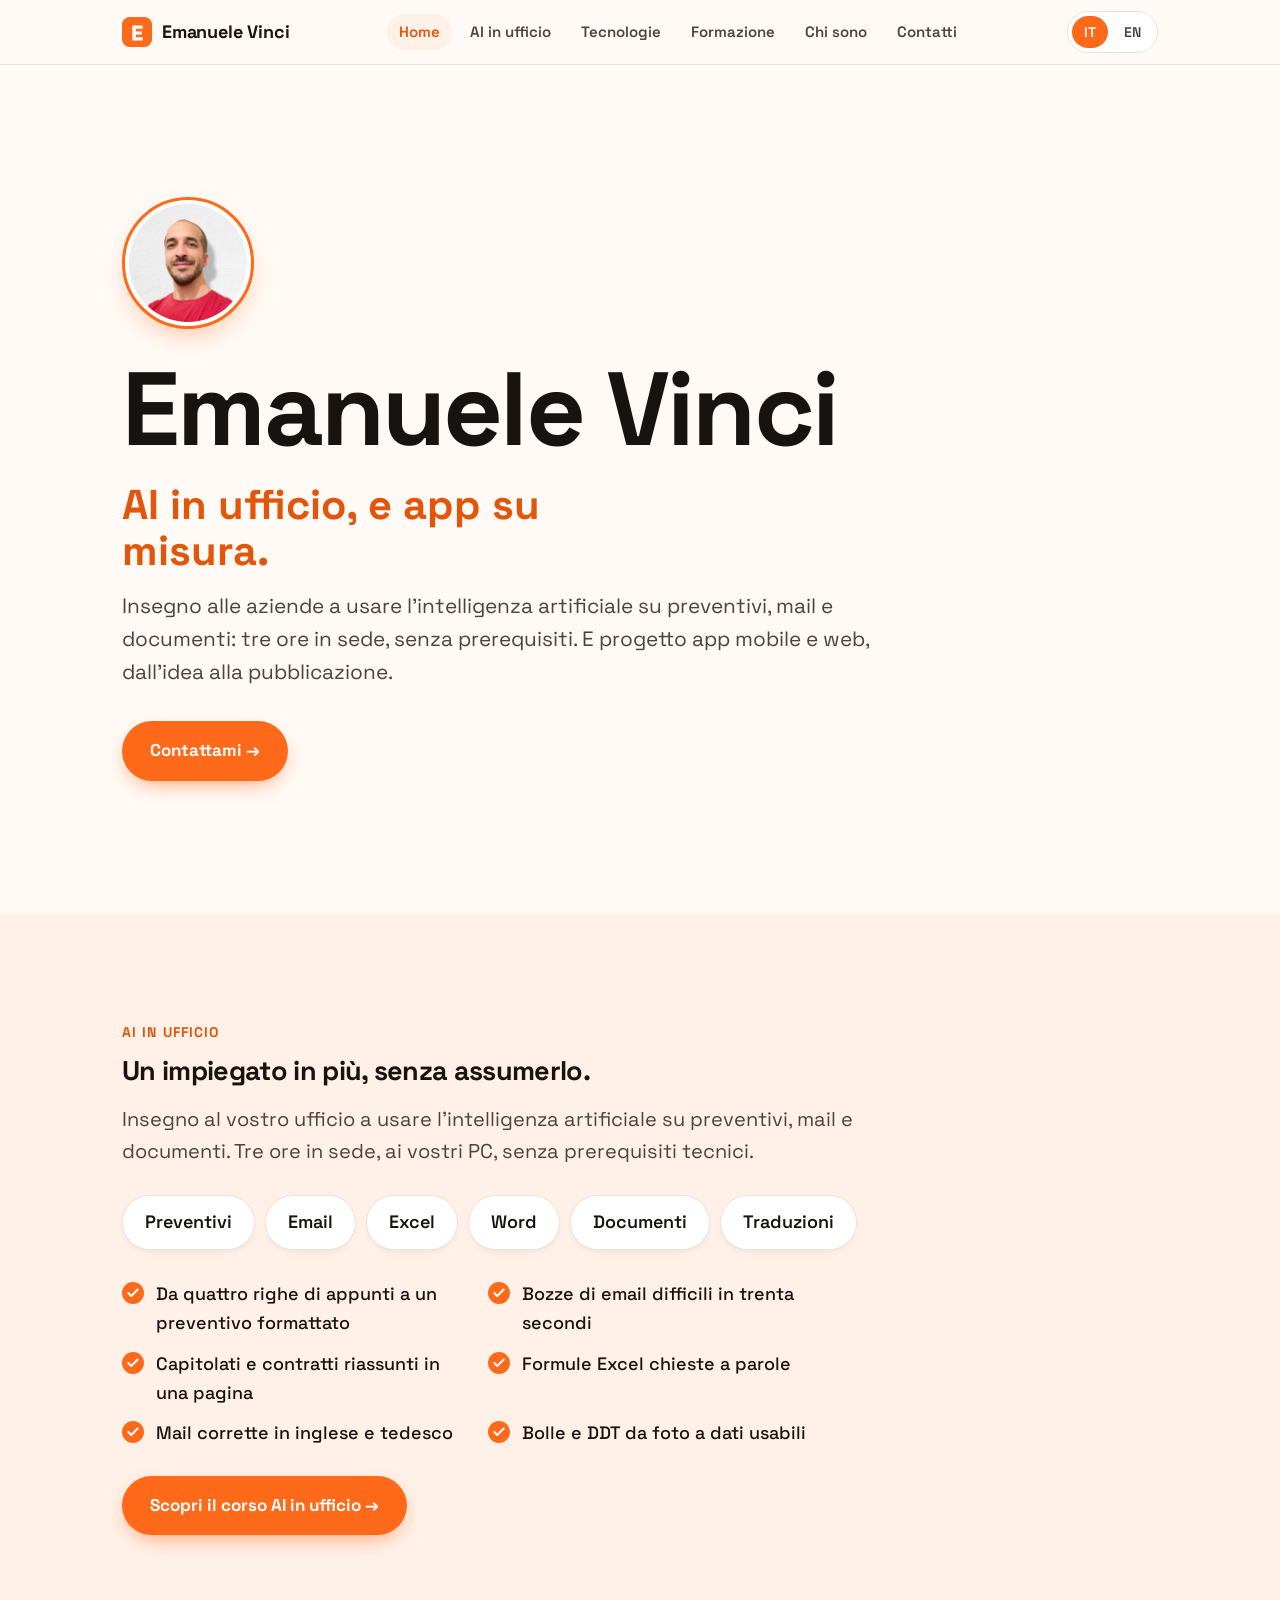
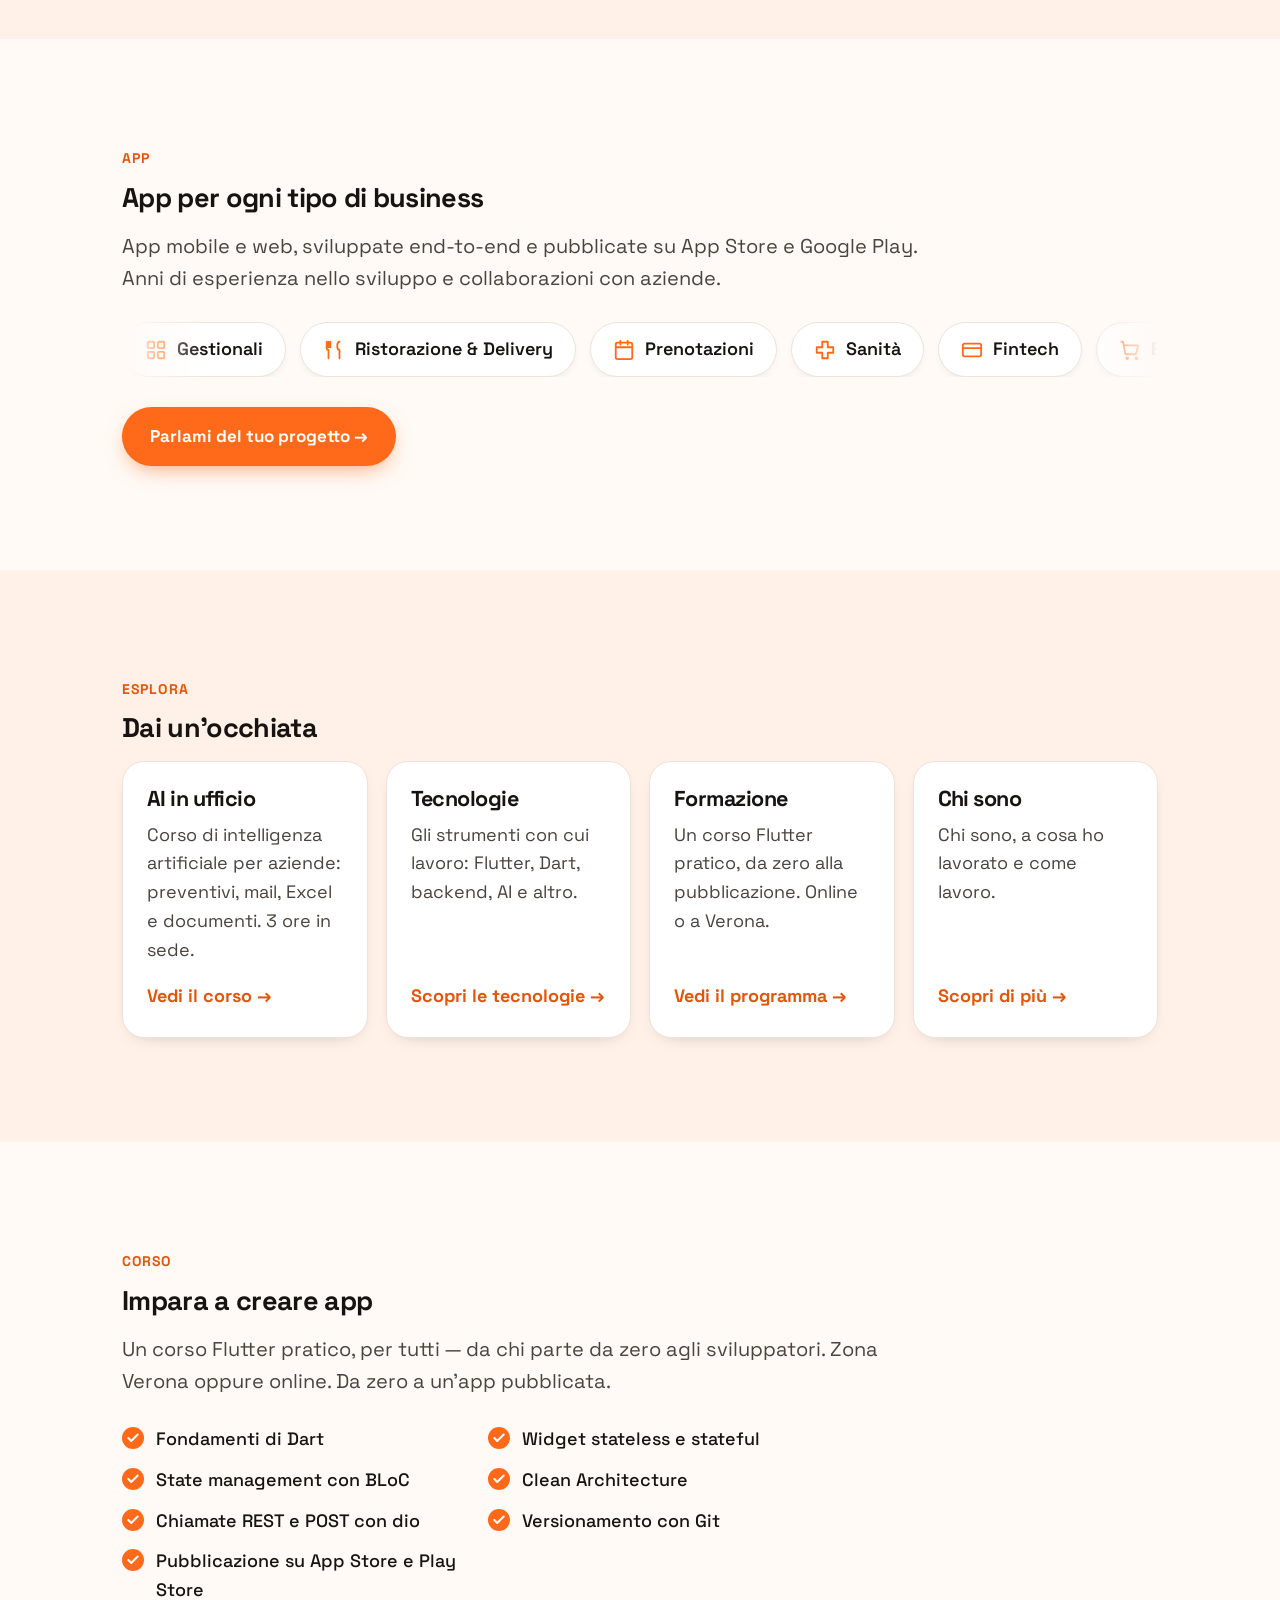
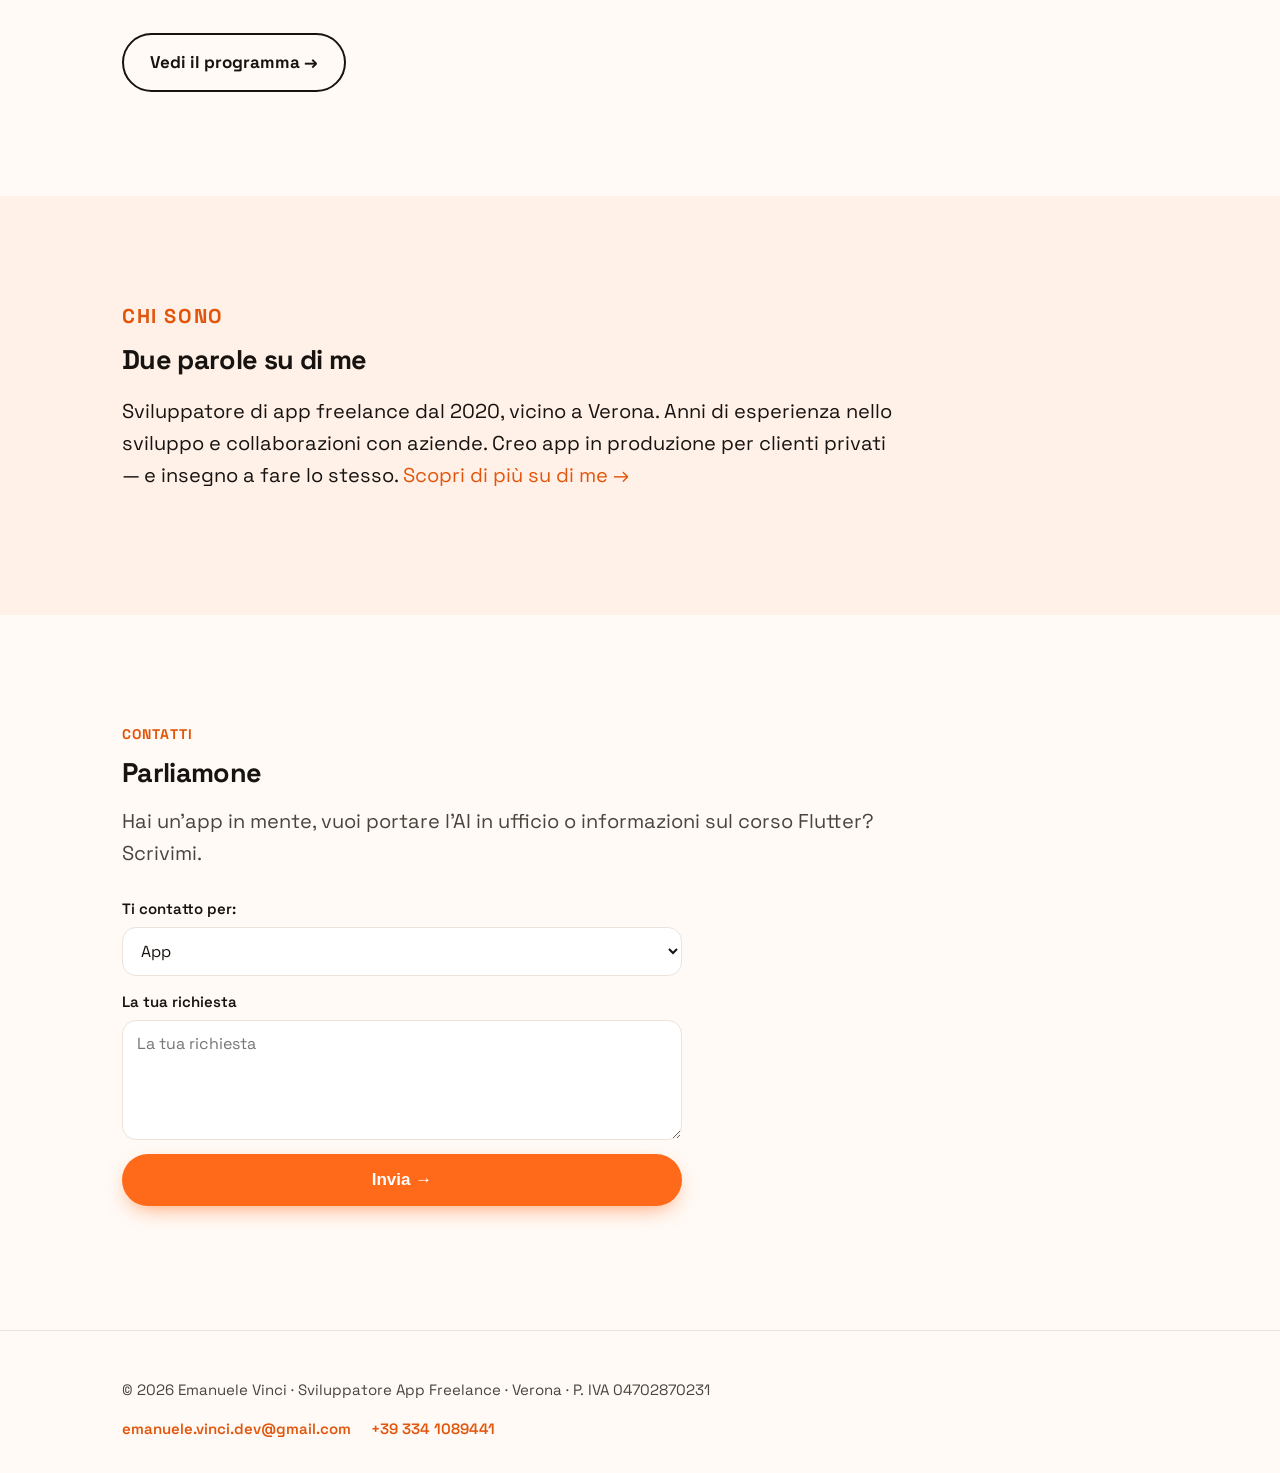
<file: index.html>
<!DOCTYPE html>
<html lang="it">
<head>
  <meta charset="UTF-8">
  <meta name="viewport" content="width=device-width, initial-scale=1">
  <title>Emanuele Vinci — Corso AI per aziende &amp; Sviluppo App | Verona</title>
  <meta name="description" content="Corso di intelligenza artificiale per l'ufficio (3 ore in sede, Verona e provincia) e sviluppo di app mobile e web. AI training for companies near Verona, Italy.">

  <!-- Crawlers: primary is Italian; expose both languages -->
  <link rel="alternate" hreflang="it" href="https://emanuele-vinci.it/it/">
  <link rel="alternate" hreflang="en" href="https://emanuele-vinci.it/en/">
  <link rel="alternate" hreflang="x-default" href="https://emanuele-vinci.it/it/">
  <link rel="canonical" href="https://emanuele-vinci.it/it/">

  <!-- Send every visitor to the Italian (primary) page -->
  <meta http-equiv="refresh" content="0; url=/it/">
  <link rel="icon" href="/favicon.svg" type="image/svg+xml">
  <script>
    // Always Italian; the English version stays one click away in the header.
    location.replace("/it/");
  </script>
  <style>
    body { font-family: system-ui, sans-serif; background: #fffaf6; color: #171310;
           display: grid; place-items: center; min-height: 100vh; margin: 0; text-align: center; }
    a { color: #e2560c; font-weight: 700; }
  </style>
</head>
<body>
  <main>
    <p>Reindirizzamento in corso… / Redirecting…</p>
    <p>
      <a href="/it/">Continua in italiano →</a> &nbsp;·&nbsp;
      <a href="/en/">Continue in English →</a>
    </p>
  </main>
</body>
</html>
</file>
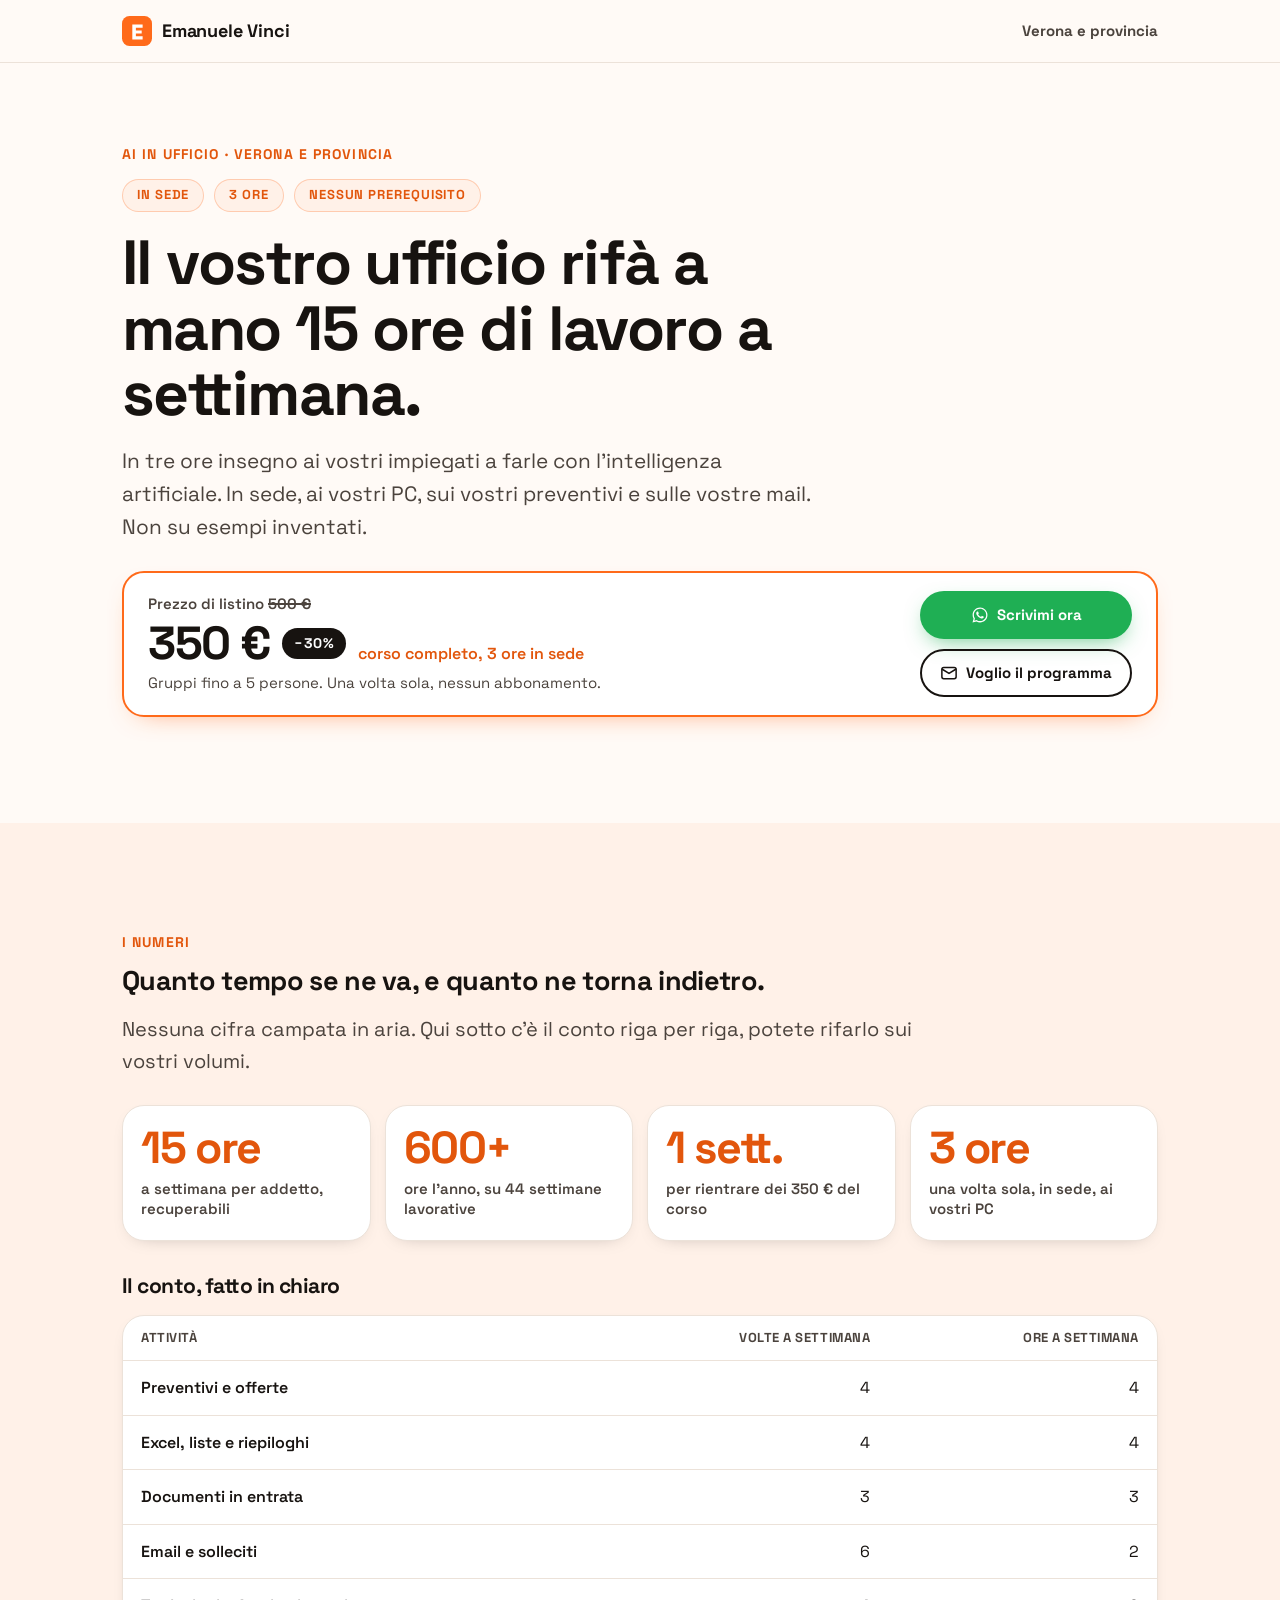
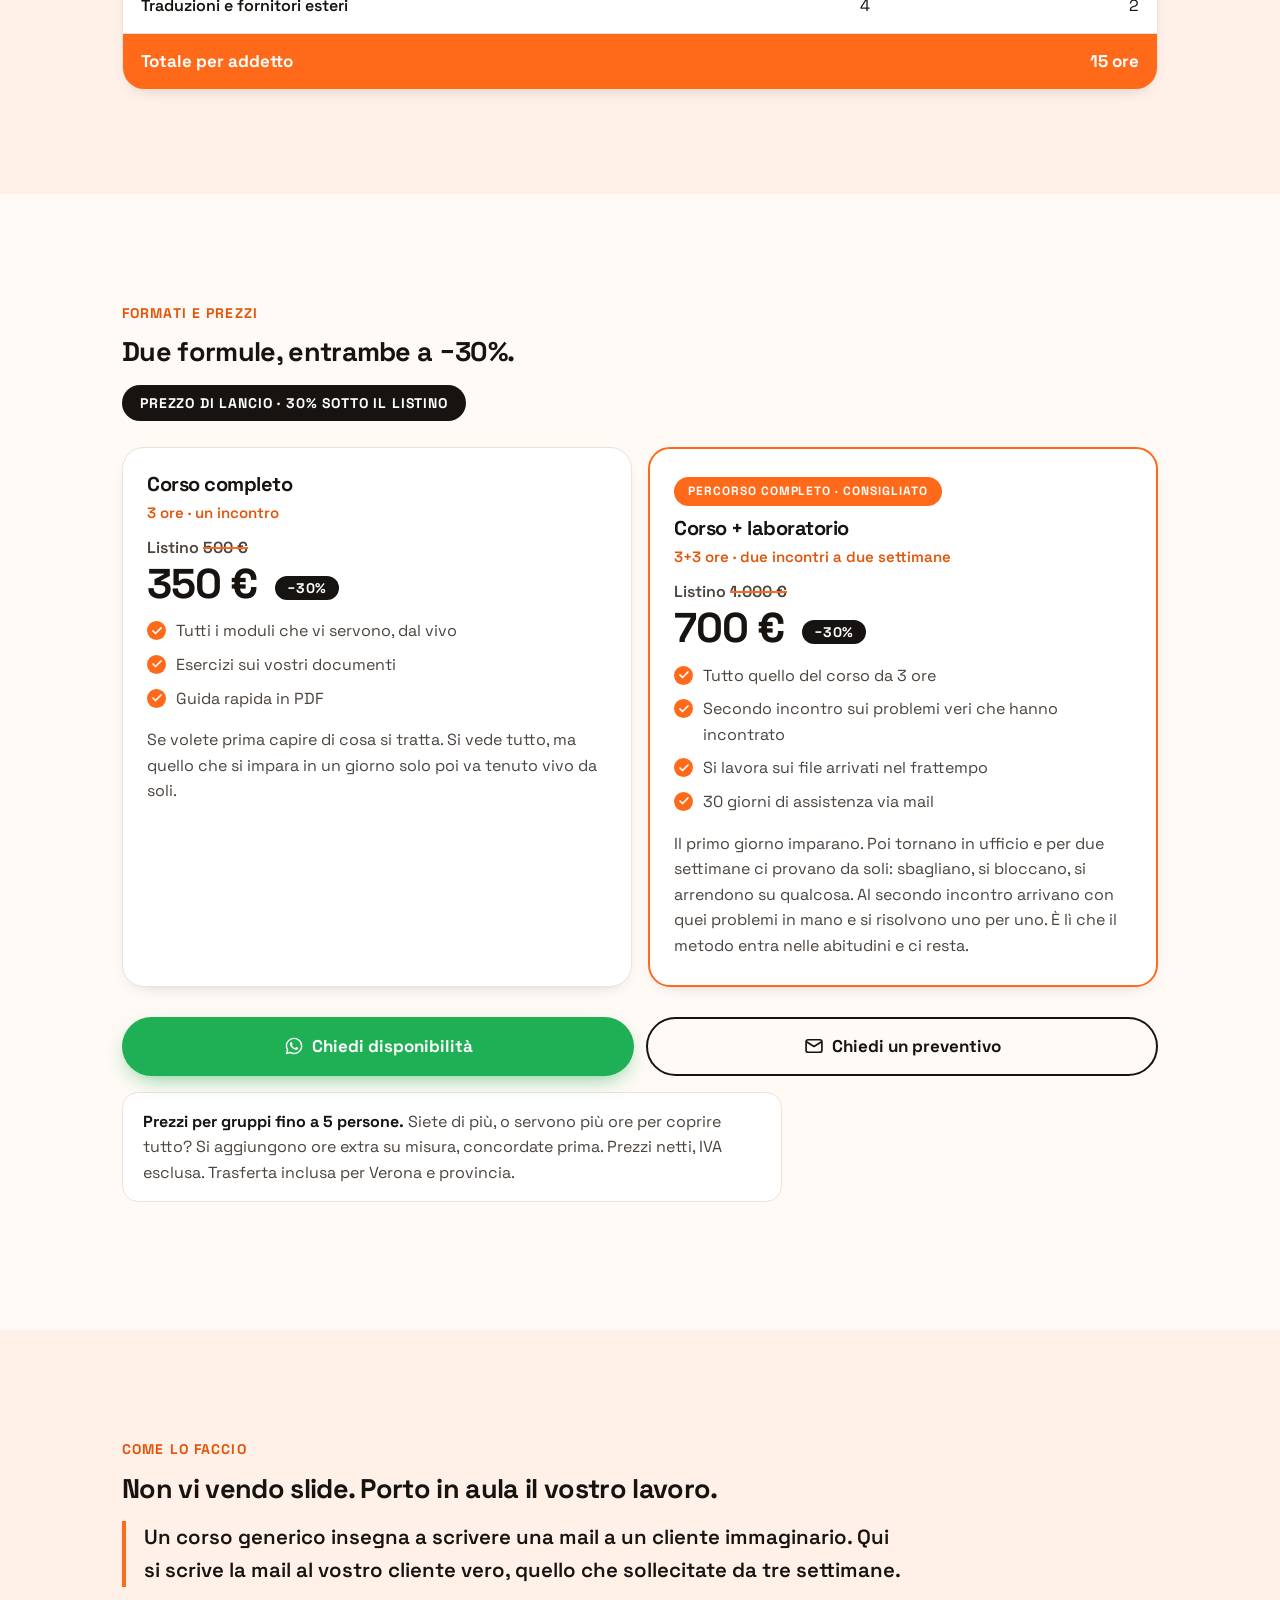
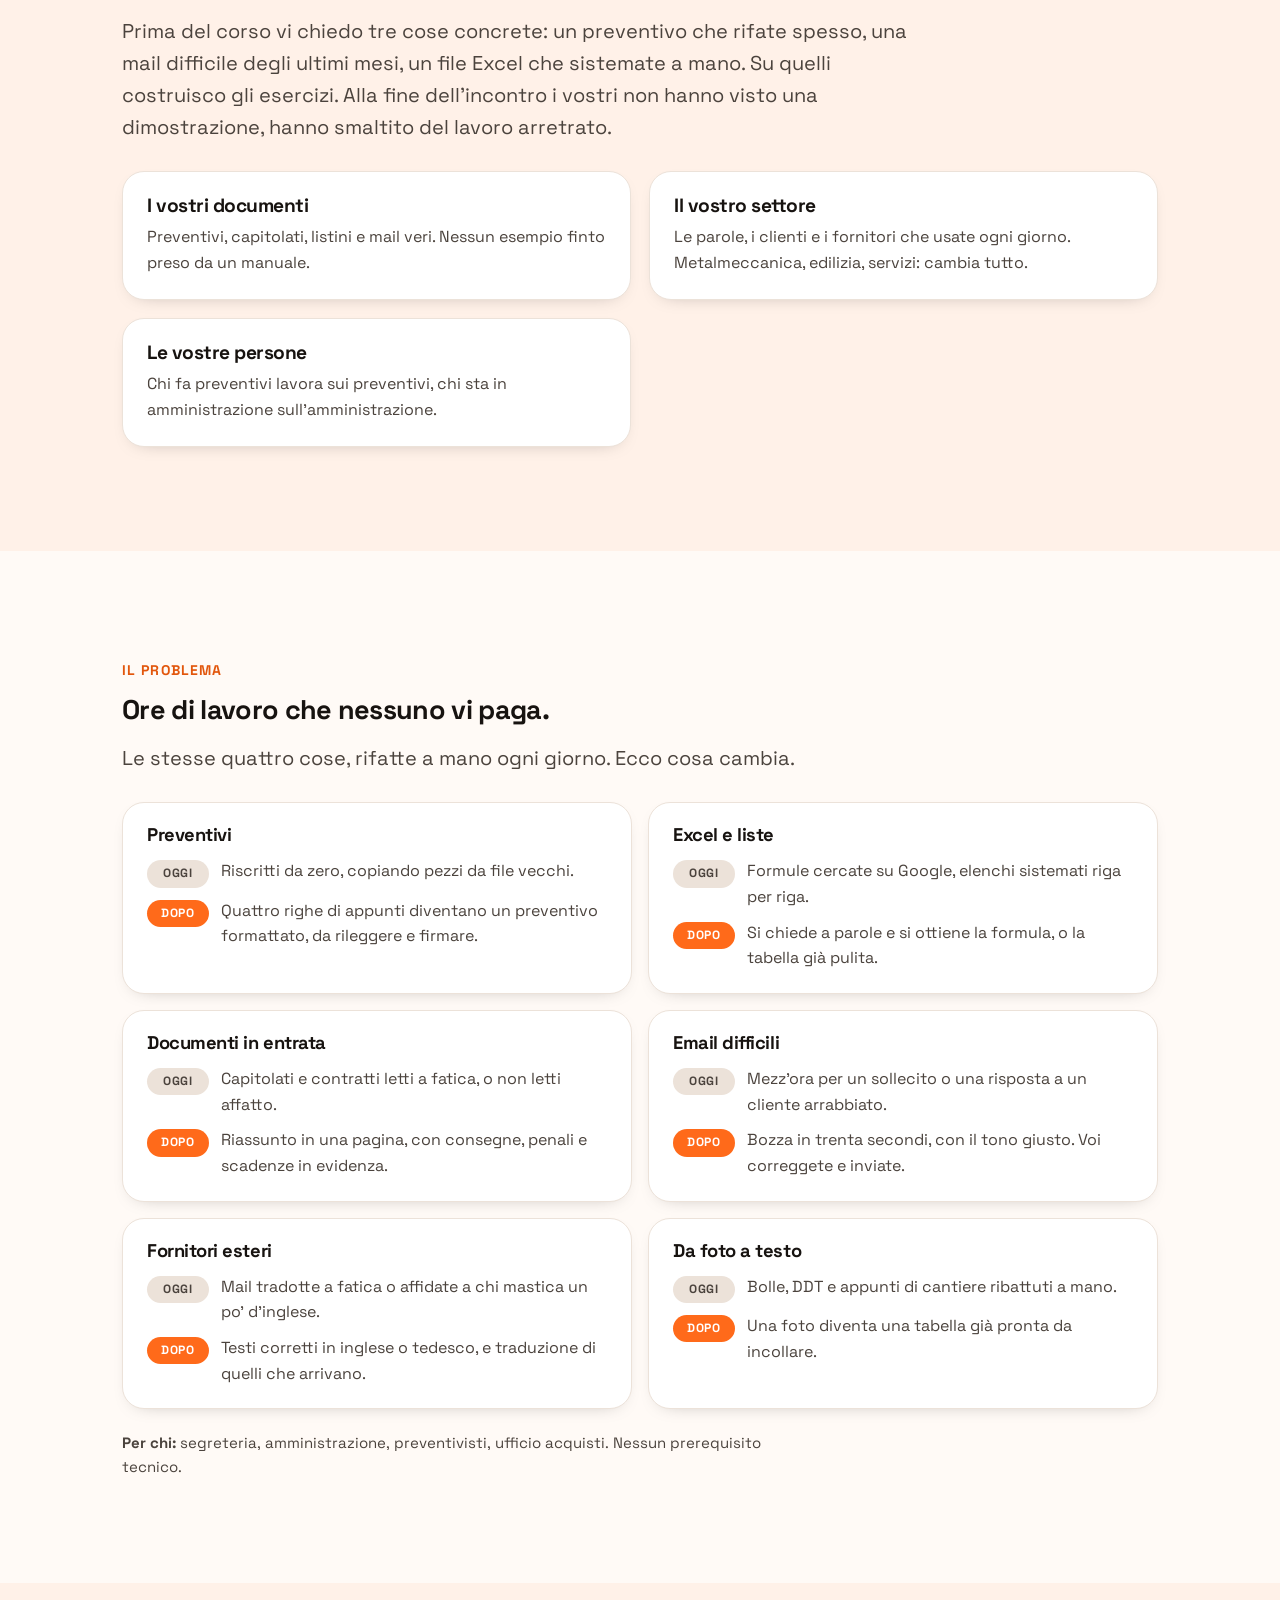
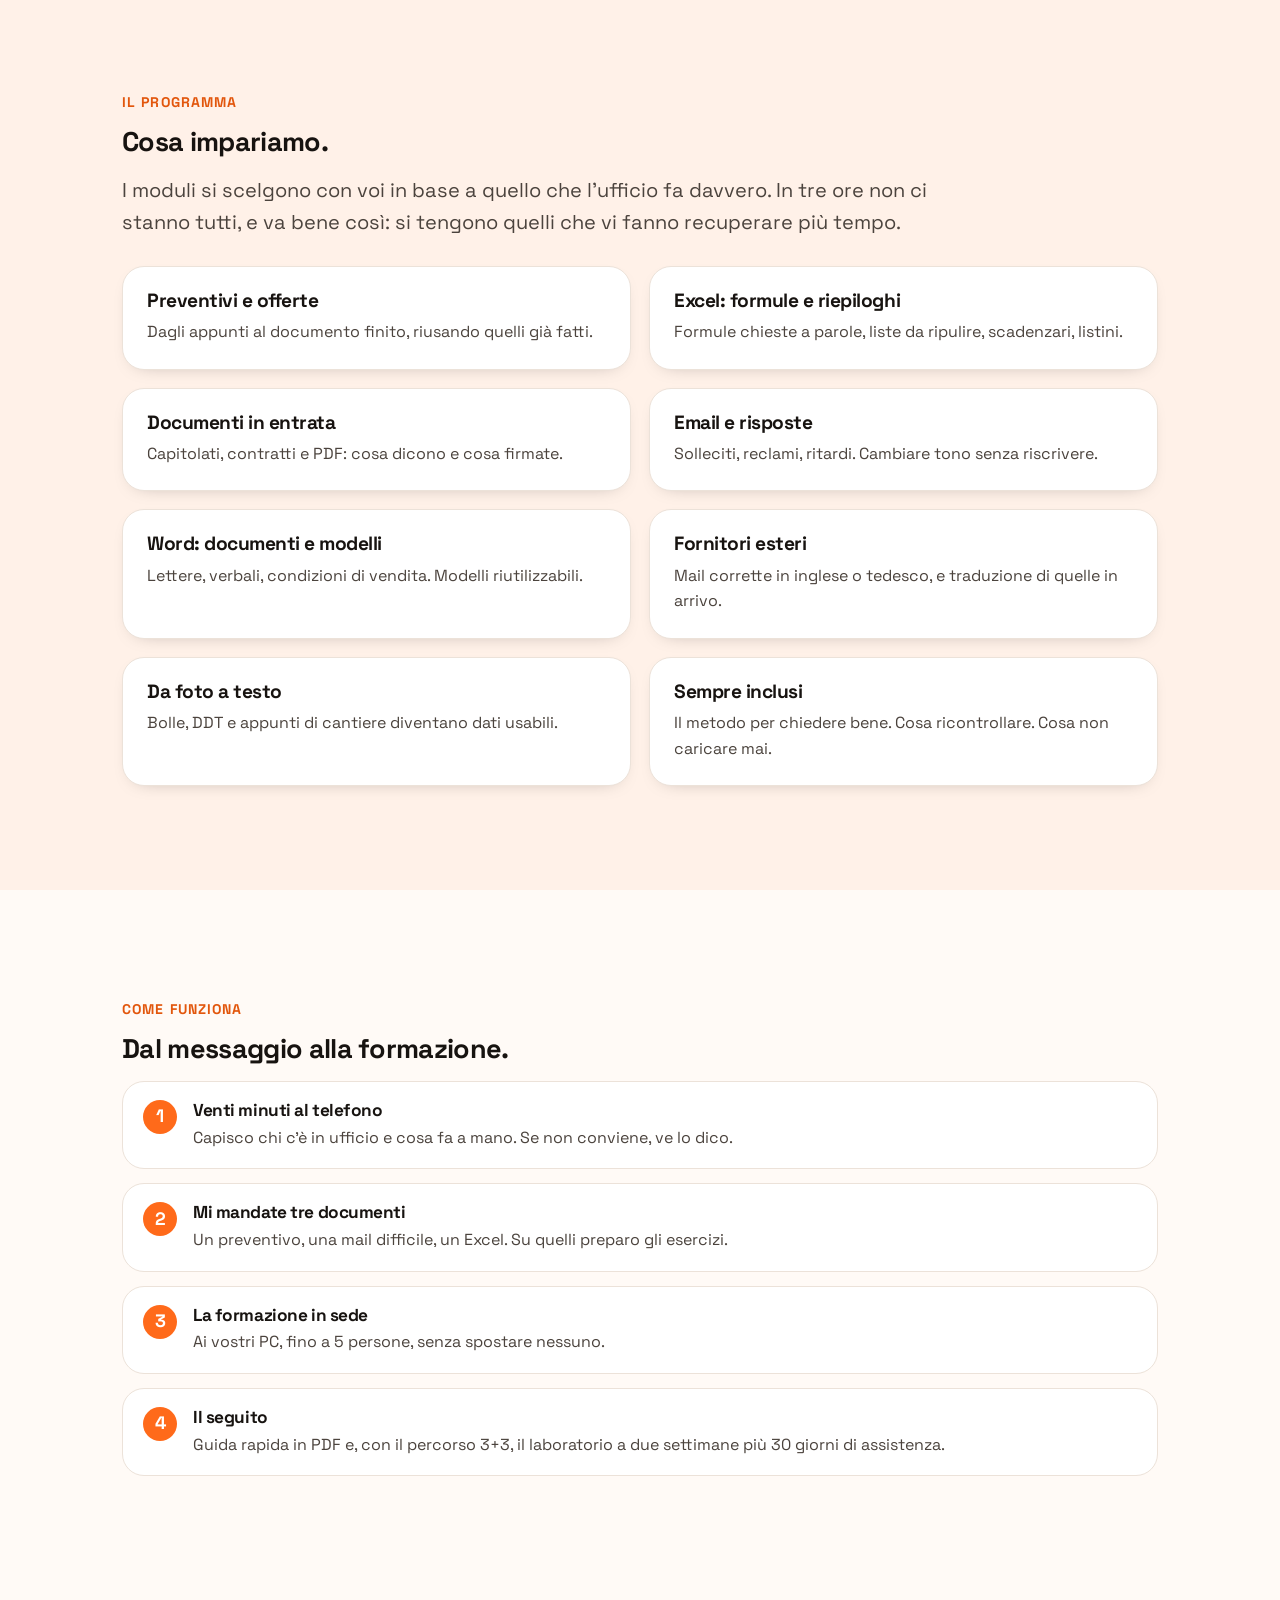
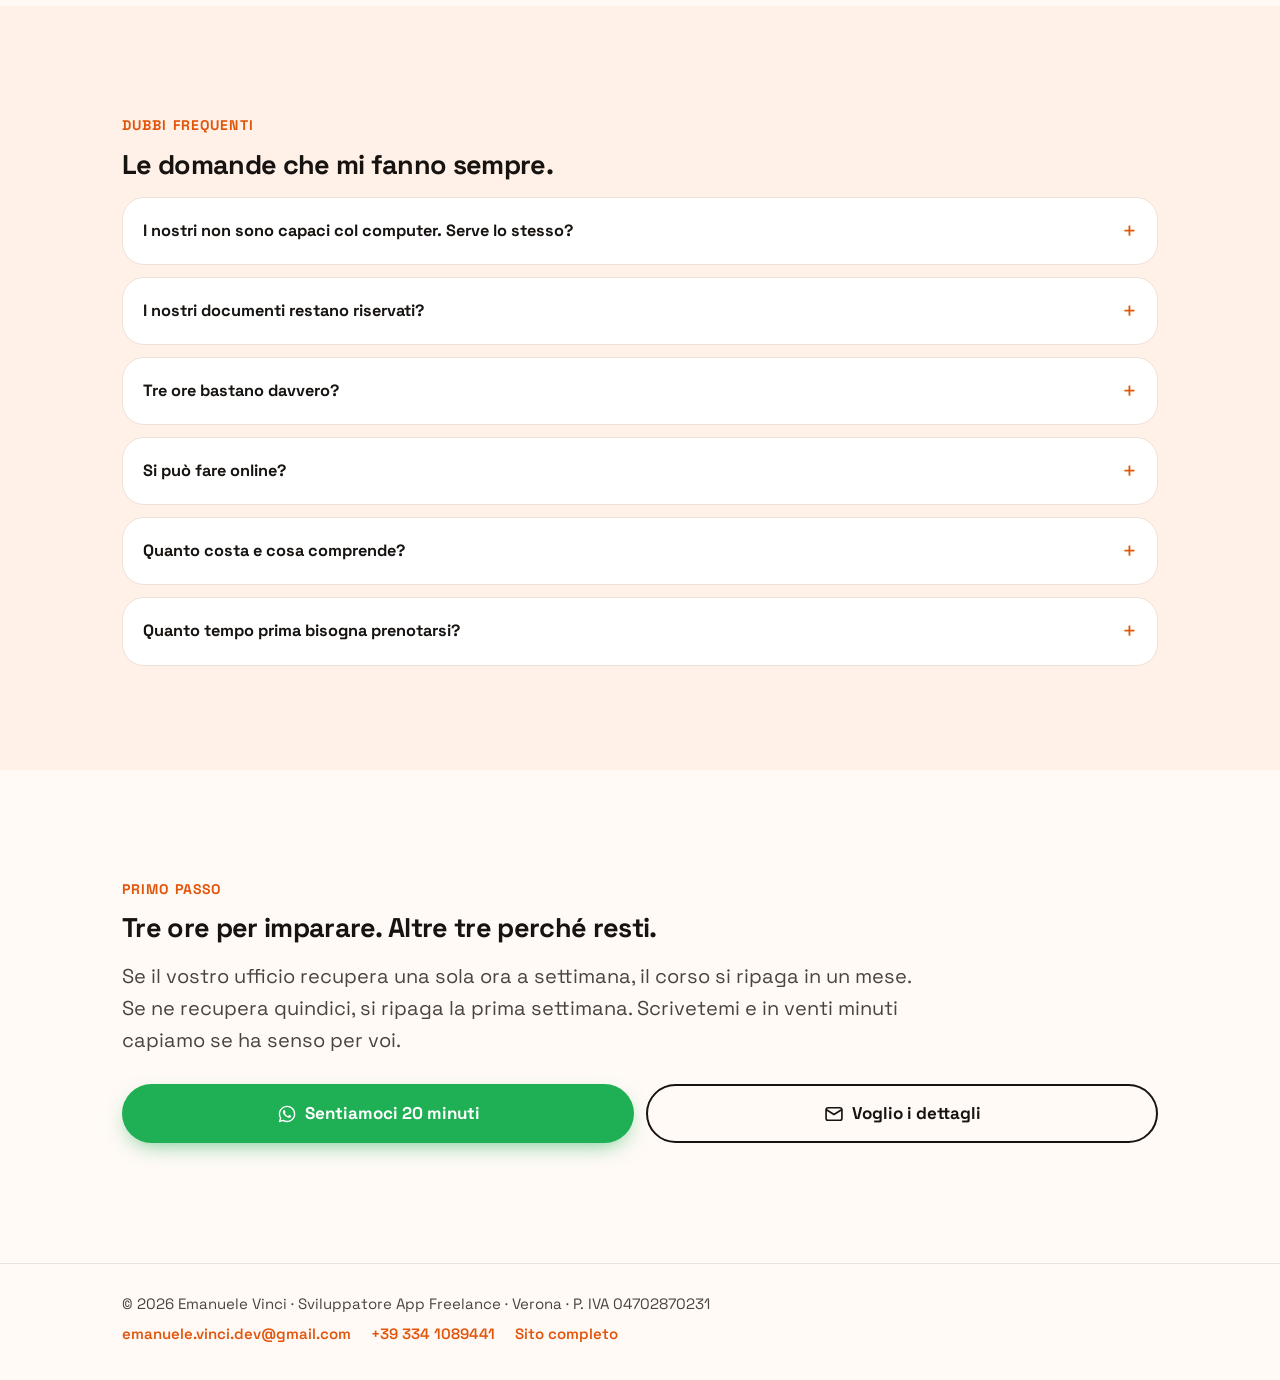
<file: ai-ufficio-verona/index.html>
<!DOCTYPE html>
<html lang="it">
<head>
  <meta charset="UTF-8">
  <meta name="viewport" content="width=device-width, initial-scale=1">
  <title>Corso AI in ufficio — 3 ore in sede a Verona, 350 €</title>
  <meta name="description" content="Corso pratico di intelligenza artificiale per l'ufficio: preventivi, Excel, documenti, email e traduzioni. 3 ore in sede a Verona e provincia, sui vostri documenti veri. 350 €, gruppi fino a 5 persone.">

  <!-- Landing page a sé: serve solo agli annunci, non deve finire nell'indice
       organico né competere con /it/ai-in-ufficio/. Niente canonical: con
       noindex sarebbe un segnale contraddittorio. Non è in sitemap.xml e
       robots.txt resta permissivo, così i crawler degli annunci la leggono. -->
  <meta name="robots" content="noindex, follow">

  <link rel="icon" href="/favicon.svg" type="image/svg+xml">
  <meta name="theme-color" content="#ff6a1a">

  <link rel="preconnect" href="https://fonts.googleapis.com">
  <link rel="preconnect" href="https://fonts.gstatic.com" crossorigin>
  <link rel="stylesheet" href="https://fonts.googleapis.com/css2?family=Space+Grotesk:wght@400;500;600;700&display=swap">
  <link rel="stylesheet" href="/assets/styles.css">
  <link rel="stylesheet" href="/assets/landing.css">

  <!-- ============================================================
       Google Ads — tag e conversioni.
       Per attivarlo: togliere i commenti qui sotto e sostituire
       AW-XXXXXXXXXX con l'ID conversione e ZZZZZZZZZZZZZZZ con
       l'etichetta presa da Google Ads → Obiettivi → Conversioni.
       Finché resta commentato la pagina non carica nulla di terzi.
       ============================================================ -->
  <!--
  <script async src="https://www.googletagmanager.com/gtag/js?id=AW-XXXXXXXXXX"></script>
  <script>
    window.dataLayer = window.dataLayer || [];
    function gtag(){dataLayer.push(arguments);}
    gtag('js', new Date());
    gtag('config', 'AW-XXXXXXXXXX');
  </script>
  -->
</head>
<body class="lp">
  <a class="skip-link" href="#main">Vai al contenuto</a>

  <header class="lp-header">
    <div class="container">
      <span class="brand">
        <svg class="mark" viewBox="0 0 32 32" aria-hidden="true" focusable="false">
          <rect width="32" height="32" rx="8" fill="#ff6a1a"></rect>
          <path d="M11 9h11v3.4h-7.2v3.0H21v3.3h-6.2v3.0H22V25H11z" fill="#fff"></path>
        </svg>
        <span>Emanuele Vinci</span>
      </span>
      <span class="lp-phone">Verona e provincia</span>
    </div>
  </header>

  <main id="main">

    <!-- ---------- Hero: in vetrina il 3 ore da 350 € ---------- -->
    <section class="lp-hero">
      <div class="container">
        <p class="eyebrow">AI in ufficio · Verona e provincia</p>
        <ul class="badge-line">
          <li class="badge">In sede</li>
          <li class="badge">3 ore</li>
          <li class="badge">Nessun prerequisito</li>
        </ul>

        <h1>Il vostro ufficio rifà a mano 15 ore di lavoro a settimana.</h1>

        <p class="lead">In tre ore insegno ai vostri impiegati a farle con l'intelligenza artificiale. In sede, ai vostri PC, sui vostri preventivi e sulle vostre mail. Non su esempi inventati.</p>

        <div class="price-anchor">
          <p class="pa-main">
            <span class="pa-was">Prezzo di listino <s>500 €</s></span>
            <span class="pa-amount">350 €</span>
            <span class="pa-off">−30%</span>
            <span class="pa-what">corso completo, 3 ore in sede</span>
            <span class="pa-sub">Gruppi fino a 5 persone. Una volta sola, nessun abbonamento.</span>
          </p>
          <div class="pa-cta">
            <a class="btn btn-wa btn-sm" data-cta="wa-hero" href="https://wa.me/393341089441?text=Buongiorno%20Emanuele%2C%20ho%20visto%20la%20pagina%20del%20corso%20AI%20in%20ufficio.%0AAzienda%3A%0ACitt%C3%A0%3A%0APersone%20in%20ufficio%3A%0AVorrei%20qualche%20informazione." target="_blank" rel="noopener">
              <svg viewBox="0 0 24 24" fill="currentColor" aria-hidden="true" focusable="false"><path d="M12.04 2C6.58 2 2.13 6.45 2.13 11.91c0 1.75.46 3.45 1.32 4.95L2 22l5.25-1.38a9.87 9.87 0 0 0 4.79 1.22h.01c5.46 0 9.91-4.45 9.91-9.91 0-2.65-1.03-5.14-2.9-7.01A9.82 9.82 0 0 0 12.04 2Zm0 18.15h-.01a8.2 8.2 0 0 1-4.18-1.15l-.3-.18-3.11.82.83-3.04-.2-.31a8.18 8.18 0 0 1-1.26-4.38c0-4.54 3.7-8.24 8.24-8.24 2.2 0 4.27.86 5.83 2.41a8.19 8.19 0 0 1 2.41 5.83c0 4.54-3.7 8.24-8.25 8.24Zm4.52-6.17c-.25-.12-1.47-.72-1.69-.81-.23-.08-.39-.12-.56.13-.16.25-.64.8-.79.97-.14.16-.29.19-.54.06-.25-.12-1.05-.39-2-1.23-.74-.66-1.24-1.47-1.38-1.72-.15-.25-.02-.39.11-.51.11-.11.25-.29.37-.44.12-.15.16-.25.25-.41.08-.17.04-.31-.02-.44-.06-.12-.56-1.35-.77-1.85-.2-.48-.4-.42-.56-.43h-.47c-.17 0-.44.06-.66.31-.23.25-.87.85-.87 2.07s.89 2.4 1.02 2.57c.12.16 1.75 2.67 4.24 3.74.59.26 1.05.41 1.41.52.59.19 1.13.16 1.56.1.48-.07 1.47-.6 1.68-1.18.21-.58.21-1.08.14-1.18-.06-.11-.22-.17-.47-.29Z"/></svg>
              Scrivimi ora
            </a>
            <a class="btn btn-ghost btn-sm" data-cta="mail-hero" href="mailto:emanuele.vinci.dev@gmail.com?subject=AI%20in%20ufficio%20%E2%80%94%20richiesta%20informazioni&amp;body=Buongiorno%20Emanuele%2C%0A%0Aazienda%3A%20..............................%0Acitt%C3%A0%3A%20................................%0Apersone%20in%20ufficio%3A%20...................%0A%0ACi%20interessa%20il%20corso%20AI%20in%20ufficio.%20Ci%20ricontatti%20pure.%0A">
              <svg viewBox="0 0 24 24" fill="none" stroke="currentColor" stroke-width="2" stroke-linecap="round" stroke-linejoin="round" aria-hidden="true" focusable="false"><rect x="2.5" y="4.5" width="19" height="15" rx="2.5"/><path d="m3 7 9 5.5L21 7"/></svg>
              Voglio il programma
            </a>
          </div>
        </div>
      </div>
    </section>

    <!-- ---------- I numeri ---------- -->
    <section class="section-alt" aria-labelledby="numeri-title">
      <div class="container">
        <p class="eyebrow">I numeri</p>
        <h2 id="numeri-title">Quanto tempo se ne va, e quanto ne torna indietro.</h2>
        <p class="section-lead">Nessuna cifra campata in aria. Qui sotto c'è il conto riga per riga, potete rifarlo sui vostri volumi.</p>

        <div class="stat-grid">
          <div class="stat">
            <span class="stat-num">15 ore</span>
            <span class="stat-label">a settimana per addetto, recuperabili</span>
          </div>
          <div class="stat">
            <span class="stat-num">600+</span>
            <span class="stat-label">ore l'anno, su 44 settimane lavorative</span>
          </div>
          <div class="stat">
            <span class="stat-num">1 sett.</span>
            <span class="stat-label">per rientrare dei 350 € del corso</span>
          </div>
          <div class="stat">
            <span class="stat-num">3 ore</span>
            <span class="stat-label">una volta sola, in sede, ai vostri PC</span>
          </div>
        </div>

        <h3>Il conto, fatto in chiaro</h3>
        <div class="table-wrap">
          <table class="calc-table">
            <caption class="sr-only">Stima delle ore recuperabili a settimana per un addetto d'ufficio</caption>
            <colgroup>
              <col class="c-act">
              <col class="c-num">
              <col class="c-num">
            </colgroup>
            <thead>
              <tr>
                <th scope="col">Attività</th>
                <th scope="col">Volte a settimana</th>
                <th scope="col">Ore a settimana</th>
              </tr>
            </thead>
            <tbody>
              <tr><td>Preventivi e offerte</td><td>4</td><td>4</td></tr>
              <tr><td>Excel, liste e riepiloghi</td><td>4</td><td>4</td></tr>
              <tr><td>Documenti in entrata</td><td>3</td><td>3</td></tr>
              <tr><td>Email e solleciti</td><td>6</td><td>2</td></tr>
              <tr><td>Traduzioni e fornitori esteri</td><td>4</td><td>2</td></tr>
            </tbody>
            <tfoot>
              <tr><td>Totale per addetto</td><td></td><td>15 ore</td></tr>
            </tfoot>
          </table>
        </div>
      </div>
    </section>

    <!-- ---------- Prezzi: prima il 350, poi la spinta sul 3+3 ---------- -->
    <section aria-labelledby="prezzi-title">
      <div class="container">
        <p class="eyebrow">Formati e prezzi</p>
        <h2 id="prezzi-title">Due formule, entrambe a −30%.</h2>
        <p class="deal-flag">Prezzo di lancio · 30% sotto il listino</p>

        <div class="pricing">
          <article class="price-card">
            <h3>Corso completo</h3>
            <p class="price-meta">3 ore · un incontro</p>
            <p class="price-was">Listino <s>500 €</s></p>
            <p class="price">350 € <span class="price-off">−30%</span></p>
            <ul>
              <li>Tutti i moduli che vi servono, dal vivo</li>
              <li>Esercizi sui vostri documenti</li>
              <li>Guida rapida in PDF</li>
            </ul>
            <p>Se volete prima capire di cosa si tratta. Si vede tutto, ma quello che si impara in un giorno solo poi va tenuto vivo da soli.</p>
          </article>

          <article class="price-card price-card--push">
            <p class="price-ribbon">Percorso completo · consigliato</p>
            <h3>Corso + laboratorio</h3>
            <p class="price-meta">3+3 ore · due incontri a due settimane</p>
            <p class="price-was">Listino <s>1.000 €</s></p>
            <p class="price">700 € <span class="price-off">−30%</span></p>
            <ul>
              <li>Tutto quello del corso da 3 ore</li>
              <li>Secondo incontro sui problemi veri che hanno incontrato</li>
              <li>Si lavora sui file arrivati nel frattempo</li>
              <li>30 giorni di assistenza via mail</li>
            </ul>
            <p>Il primo giorno imparano. Poi tornano in ufficio e per due settimane ci provano da soli: sbagliano, si bloccano, si arrendono su qualcosa. Al secondo incontro arrivano con quei problemi in mano e si risolvono uno per uno. È lì che il metodo entra nelle abitudini e ci resta.</p>
          </article>
        </div>

        <div class="cta-row">
          <a class="btn btn-wa" data-cta="wa-prezzi" href="https://wa.me/393341089441?text=Buongiorno%20Emanuele%2C%20ho%20visto%20la%20pagina%20del%20corso%20AI%20in%20ufficio.%0AMi%20interessa%20il%20percorso%203%2B3%20ore.%0AAzienda%3A%0ACitt%C3%A0%3A%0APersone%20in%20ufficio%3A" target="_blank" rel="noopener">
            <svg viewBox="0 0 24 24" fill="currentColor" aria-hidden="true" focusable="false"><path d="M12.04 2C6.58 2 2.13 6.45 2.13 11.91c0 1.75.46 3.45 1.32 4.95L2 22l5.25-1.38a9.87 9.87 0 0 0 4.79 1.22h.01c5.46 0 9.91-4.45 9.91-9.91 0-2.65-1.03-5.14-2.9-7.01A9.82 9.82 0 0 0 12.04 2Zm0 18.15h-.01a8.2 8.2 0 0 1-4.18-1.15l-.3-.18-3.11.82.83-3.04-.2-.31a8.18 8.18 0 0 1-1.26-4.38c0-4.54 3.7-8.24 8.24-8.24 2.2 0 4.27.86 5.83 2.41a8.19 8.19 0 0 1 2.41 5.83c0 4.54-3.7 8.24-8.25 8.24Zm4.52-6.17c-.25-.12-1.47-.72-1.69-.81-.23-.08-.39-.12-.56.13-.16.25-.64.8-.79.97-.14.16-.29.19-.54.06-.25-.12-1.05-.39-2-1.23-.74-.66-1.24-1.47-1.38-1.72-.15-.25-.02-.39.11-.51.11-.11.25-.29.37-.44.12-.15.16-.25.25-.41.08-.17.04-.31-.02-.44-.06-.12-.56-1.35-.77-1.85-.2-.48-.4-.42-.56-.43h-.47c-.17 0-.44.06-.66.31-.23.25-.87.85-.87 2.07s.89 2.4 1.02 2.57c.12.16 1.75 2.67 4.24 3.74.59.26 1.05.41 1.41.52.59.19 1.13.16 1.56.1.48-.07 1.47-.6 1.68-1.18.21-.58.21-1.08.14-1.18-.06-.11-.22-.17-.47-.29Z"/></svg>
            Chiedi disponibilità
          </a>
          <a class="btn btn-ghost" data-cta="mail-prezzi" href="mailto:emanuele.vinci.dev@gmail.com?subject=AI%20in%20ufficio%20%E2%80%94%20richiesta%20informazioni&amp;body=Buongiorno%20Emanuele%2C%0A%0Aazienda%3A%20..............................%0Acitt%C3%A0%3A%20................................%0Apersone%20in%20ufficio%3A%20...................%0A%0ACi%20interessa%20il%20percorso%203%2B3%20ore.%20Ci%20ricontatti%20pure.%0A">
            <svg viewBox="0 0 24 24" fill="none" stroke="currentColor" stroke-width="2" stroke-linecap="round" stroke-linejoin="round" aria-hidden="true" focusable="false"><rect x="2.5" y="4.5" width="19" height="15" rx="2.5"/><path d="m3 7 9 5.5L21 7"/></svg>
            Chiedi un preventivo
          </a>
        </div>

        <p class="price-terms"><strong>Prezzi per gruppi fino a 5 persone.</strong> Siete di più, o servono più ore per coprire tutto? Si aggiungono ore extra su misura, concordate prima. Prezzi netti, IVA esclusa. Trasferta inclusa per Verona e provincia.</p>
      </div>
    </section>

    <!-- ---------- Personalizzazione ---------- -->
    <section class="section-alt" aria-labelledby="perso-title">
      <div class="container">
        <p class="eyebrow">Come lo faccio</p>
        <h2 id="perso-title">Non vi vendo slide. Porto in aula il vostro lavoro.</h2>

        <p class="perso-quote">Un corso generico insegna a scrivere una mail a un cliente immaginario. Qui si scrive la mail al vostro cliente vero, quello che sollecitate da tre settimane.</p>

        <p class="section-lead">Prima del corso vi chiedo tre cose concrete: un preventivo che rifate spesso, una mail difficile degli ultimi mesi, un file Excel che sistemate a mano. Su quelli costruisco gli esercizi. Alla fine dell'incontro i vostri non hanno visto una dimostrazione, hanno smaltito del lavoro arretrato.</p>

        <div class="tech-grid">
          <article class="tech-card">
            <h3>I vostri documenti</h3>
            <p>Preventivi, capitolati, listini e mail veri. Nessun esempio finto preso da un manuale.</p>
          </article>
          <article class="tech-card">
            <h3>Il vostro settore</h3>
            <p>Le parole, i clienti e i fornitori che usate ogni giorno. Metalmeccanica, edilizia, servizi: cambia tutto.</p>
          </article>
          <article class="tech-card">
            <h3>Le vostre persone</h3>
            <p>Chi fa preventivi lavora sui preventivi, chi sta in amministrazione sull'amministrazione.</p>
          </article>
        </div>
      </div>
    </section>

    <!-- ---------- Prima / dopo ---------- -->
    <section aria-labelledby="problema-title">
      <div class="container">
        <p class="eyebrow">Il problema</p>
        <h2 id="problema-title">Ore di lavoro che nessuno vi paga.</h2>
        <p class="section-lead">Le stesse quattro cose, rifatte a mano ogni giorno. Ecco cosa cambia.</p>

        <div class="compare-grid">
          <article class="compare-card">
            <h3>Preventivi</h3>
            <div class="compare-row"><span class="tag tag-now">Oggi</span><p>Riscritti da zero, copiando pezzi da file vecchi.</p></div>
            <div class="compare-row"><span class="tag tag-after">Dopo</span><p>Quattro righe di appunti diventano un preventivo formattato, da rileggere e firmare.</p></div>
          </article>
          <article class="compare-card">
            <h3>Excel e liste</h3>
            <div class="compare-row"><span class="tag tag-now">Oggi</span><p>Formule cercate su Google, elenchi sistemati riga per riga.</p></div>
            <div class="compare-row"><span class="tag tag-after">Dopo</span><p>Si chiede a parole e si ottiene la formula, o la tabella già pulita.</p></div>
          </article>
          <article class="compare-card">
            <h3>Documenti in entrata</h3>
            <div class="compare-row"><span class="tag tag-now">Oggi</span><p>Capitolati e contratti letti a fatica, o non letti affatto.</p></div>
            <div class="compare-row"><span class="tag tag-after">Dopo</span><p>Riassunto in una pagina, con consegne, penali e scadenze in evidenza.</p></div>
          </article>
          <article class="compare-card">
            <h3>Email difficili</h3>
            <div class="compare-row"><span class="tag tag-now">Oggi</span><p>Mezz'ora per un sollecito o una risposta a un cliente arrabbiato.</p></div>
            <div class="compare-row"><span class="tag tag-after">Dopo</span><p>Bozza in trenta secondi, con il tono giusto. Voi correggete e inviate.</p></div>
          </article>
          <article class="compare-card">
            <h3>Fornitori esteri</h3>
            <div class="compare-row"><span class="tag tag-now">Oggi</span><p>Mail tradotte a fatica o affidate a chi mastica un po' d'inglese.</p></div>
            <div class="compare-row"><span class="tag tag-after">Dopo</span><p>Testi corretti in inglese o tedesco, e traduzione di quelli che arrivano.</p></div>
          </article>
          <article class="compare-card">
            <h3>Da foto a testo</h3>
            <div class="compare-row"><span class="tag tag-now">Oggi</span><p>Bolle, DDT e appunti di cantiere ribattuti a mano.</p></div>
            <div class="compare-row"><span class="tag tag-after">Dopo</span><p>Una foto diventa una tabella già pronta da incollare.</p></div>
          </article>
        </div>

        <p class="note"><strong>Per chi:</strong> segreteria, amministrazione, preventivisti, ufficio acquisti. Nessun prerequisito tecnico.</p>
      </div>
    </section>

    <!-- ---------- Programma ---------- -->
    <section class="section-alt" aria-labelledby="programma-title">
      <div class="container">
        <p class="eyebrow">Il programma</p>
        <h2 id="programma-title">Cosa impariamo.</h2>
        <p class="section-lead">I moduli si scelgono con voi in base a quello che l'ufficio fa davvero. In tre ore non ci stanno tutti, e va bene così: si tengono quelli che vi fanno recuperare più tempo.</p>

        <div class="tech-grid">
          <article class="tech-card">
            <h3>Preventivi e offerte</h3>
            <p>Dagli appunti al documento finito, riusando quelli già fatti.</p>
          </article>
          <article class="tech-card">
            <h3>Excel: formule e riepiloghi</h3>
            <p>Formule chieste a parole, liste da ripulire, scadenzari, listini.</p>
          </article>
          <article class="tech-card">
            <h3>Documenti in entrata</h3>
            <p>Capitolati, contratti e PDF: cosa dicono e cosa firmate.</p>
          </article>
          <article class="tech-card">
            <h3>Email e risposte</h3>
            <p>Solleciti, reclami, ritardi. Cambiare tono senza riscrivere.</p>
          </article>
          <article class="tech-card">
            <h3>Word: documenti e modelli</h3>
            <p>Lettere, verbali, condizioni di vendita. Modelli riutilizzabili.</p>
          </article>
          <article class="tech-card">
            <h3>Fornitori esteri</h3>
            <p>Mail corrette in inglese o tedesco, e traduzione di quelle in arrivo.</p>
          </article>
          <article class="tech-card">
            <h3>Da foto a testo</h3>
            <p>Bolle, DDT e appunti di cantiere diventano dati usabili.</p>
          </article>
          <article class="tech-card">
            <h3>Sempre inclusi</h3>
            <p>Il metodo per chiedere bene. Cosa ricontrollare. Cosa non caricare mai.</p>
          </article>
        </div>
      </div>
    </section>

    <!-- ---------- Come funziona ---------- -->
    <section aria-labelledby="come-title">
      <div class="container">
        <p class="eyebrow">Come funziona</p>
        <h2 id="come-title">Dal messaggio alla formazione.</h2>
        <ol class="syllabus">
          <li><div><h3>Venti minuti al telefono</h3><p>Capisco chi c'è in ufficio e cosa fa a mano. Se non conviene, ve lo dico.</p></div></li>
          <li><div><h3>Mi mandate tre documenti</h3><p>Un preventivo, una mail difficile, un Excel. Su quelli preparo gli esercizi.</p></div></li>
          <li><div><h3>La formazione in sede</h3><p>Ai vostri PC, fino a 5 persone, senza spostare nessuno.</p></div></li>
          <li><div><h3>Il seguito</h3><p>Guida rapida in PDF e, con il percorso 3+3, il laboratorio a due settimane più 30 giorni di assistenza.</p></div></li>
        </ol>
      </div>
    </section>

    <!-- ---------- FAQ ---------- -->
    <section class="section-alt" aria-labelledby="faq-title">
      <div class="container">
        <p class="eyebrow">Dubbi frequenti</p>
        <h2 id="faq-title">Le domande che mi fanno sempre.</h2>

        <div class="faq">
          <details>
            <summary>I nostri non sono capaci col computer. Serve lo stesso?</summary>
            <p>Serve soprattutto a loro. Non si installa niente e non si programma niente: si scrive in italiano, come in una mail. Il corso è pensato per segreteria, amministrazione, preventivisti e ufficio acquisti, senza alcun prerequisito tecnico.</p>
          </details>
          <details>
            <summary>I nostri documenti restano riservati?</summary>
            <p>Sì. I file che mi mandate servono solo a preparare gli esercizi e non vengono condivisi con nessuno. In aula una parte del corso è dedicata proprio a questo: cosa si può caricare, cosa non va caricato mai, e come impostare gli strumenti perché i dati non vengano riutilizzati.</p>
          </details>
          <details>
            <summary>Tre ore bastano davvero?</summary>
            <p>Bastano per uscire con tre o quattro attività che sanno rifare da soli il giorno dopo. Non bastano per coprire tutti i moduli: per questo li scegliamo insieme prima. Se volete che il metodo si consolidi, il percorso 3+3 esiste apposta.</p>
          </details>
          <details>
            <summary>Si può fare online?</summary>
            <p>Di norma no, e non per capriccio: in sede si lavora ai loro PC, con i loro file aperti e i loro blocchi veri sotto gli occhi. È la differenza tra una lezione e un affiancamento. Per le aziende fuori provincia ne parliamo in chiamata.</p>
          </details>
          <details>
            <summary>Quanto costa e cosa comprende?</summary>
            <p>Il listino è 500 € per il corso da 3 ore e 1.000 € per il percorso 3+3. Con il prezzo di lancio sono 350 € e 700 €. I prezzi valgono per gruppi fino a 5 persone e comprendono la preparazione sui vostri documenti, il materiale e la trasferta in Verona e provincia. Prezzi netti, IVA esclusa. Emetto regolare fattura, quindi per l'azienda è un costo deducibile.</p>
          </details>
          <details>
            <summary>Quanto tempo prima bisogna prenotarsi?</summary>
            <p>Di solito si parte a una o due settimane dalla chiamata, il tempo di ricevere i vostri documenti e preparare gli esercizi.</p>
          </details>
        </div>
      </div>
    </section>

    <!-- ---------- Chiusura ---------- -->
    <section aria-labelledby="cta-title">
      <div class="container">
        <p class="eyebrow">Primo passo</p>
        <h2 id="cta-title">Tre ore per imparare. Altre tre perché resti.</h2>
        <p class="section-lead">Se il vostro ufficio recupera una sola ora a settimana, il corso si ripaga in un mese. Se ne recupera quindici, si ripaga la prima settimana. Scrivetemi e in venti minuti capiamo se ha senso per voi.</p>

        <div class="cta-row">
          <a class="btn btn-wa" data-cta="wa-finale" href="https://wa.me/393341089441?text=Buongiorno%20Emanuele%2C%20ho%20visto%20la%20pagina%20del%20corso%20AI%20in%20ufficio.%0AAzienda%3A%0ACitt%C3%A0%3A%0APersone%20in%20ufficio%3A%0AVorrei%20qualche%20informazione." target="_blank" rel="noopener">
            <svg viewBox="0 0 24 24" fill="currentColor" aria-hidden="true" focusable="false"><path d="M12.04 2C6.58 2 2.13 6.45 2.13 11.91c0 1.75.46 3.45 1.32 4.95L2 22l5.25-1.38a9.87 9.87 0 0 0 4.79 1.22h.01c5.46 0 9.91-4.45 9.91-9.91 0-2.65-1.03-5.14-2.9-7.01A9.82 9.82 0 0 0 12.04 2Zm0 18.15h-.01a8.2 8.2 0 0 1-4.18-1.15l-.3-.18-3.11.82.83-3.04-.2-.31a8.18 8.18 0 0 1-1.26-4.38c0-4.54 3.7-8.24 8.24-8.24 2.2 0 4.27.86 5.83 2.41a8.19 8.19 0 0 1 2.41 5.83c0 4.54-3.7 8.24-8.25 8.24Zm4.52-6.17c-.25-.12-1.47-.72-1.69-.81-.23-.08-.39-.12-.56.13-.16.25-.64.8-.79.97-.14.16-.29.19-.54.06-.25-.12-1.05-.39-2-1.23-.74-.66-1.24-1.47-1.38-1.72-.15-.25-.02-.39.11-.51.11-.11.25-.29.37-.44.12-.15.16-.25.25-.41.08-.17.04-.31-.02-.44-.06-.12-.56-1.35-.77-1.85-.2-.48-.4-.42-.56-.43h-.47c-.17 0-.44.06-.66.31-.23.25-.87.85-.87 2.07s.89 2.4 1.02 2.57c.12.16 1.75 2.67 4.24 3.74.59.26 1.05.41 1.41.52.59.19 1.13.16 1.56.1.48-.07 1.47-.6 1.68-1.18.21-.58.21-1.08.14-1.18-.06-.11-.22-.17-.47-.29Z"/></svg>
            Sentiamoci 20 minuti
          </a>
          <a class="btn btn-ghost" data-cta="mail-finale" href="mailto:emanuele.vinci.dev@gmail.com?subject=AI%20in%20ufficio%20%E2%80%94%20richiesta%20informazioni&amp;body=Buongiorno%20Emanuele%2C%0A%0Aazienda%3A%20..............................%0Acitt%C3%A0%3A%20................................%0Apersone%20in%20ufficio%3A%20...................%0A%0ACi%20interessa%20il%20corso%20AI%20in%20ufficio.%20Ci%20ricontatti%20pure.%0A">
            <svg viewBox="0 0 24 24" fill="none" stroke="currentColor" stroke-width="2" stroke-linecap="round" stroke-linejoin="round" aria-hidden="true" focusable="false"><rect x="2.5" y="4.5" width="19" height="15" rx="2.5"/><path d="m3 7 9 5.5L21 7"/></svg>
            Voglio i dettagli
          </a>
        </div>
      </div>
    </section>

  </main>

  <footer class="lp-footer">
    <div class="container">
      <p>© 2026 Emanuele Vinci · Sviluppatore App Freelance · Verona · P. IVA 04702870231</p>
      <p class="footer-contact">
        <a href="mailto:emanuele.vinci.dev@gmail.com">emanuele.vinci.dev@gmail.com</a>
        <a href="tel:+393341089441">+39 334 1089441</a>
        <a href="/it/">Sito completo</a>
      </p>
    </div>
  </footer>


  <script>
    /* Conversioni Google Ads.
       Ogni CTA ha un data-cta; quando il tag sopra viene attivato, questo
       invia l'evento. Senza gtag non fa nulla e non rompe il link. */
    document.addEventListener("click", function (e) {
      var el = e.target.closest("[data-cta]");
      if (!el || typeof window.gtag !== "function") return;
      window.gtag("event", "conversion", {
        send_to: "AW-XXXXXXXXXX/ZZZZZZZZZZZZZZZ",
        event_label: el.getAttribute("data-cta")
      });
    });
  </script>
</body>
</html>
</file>
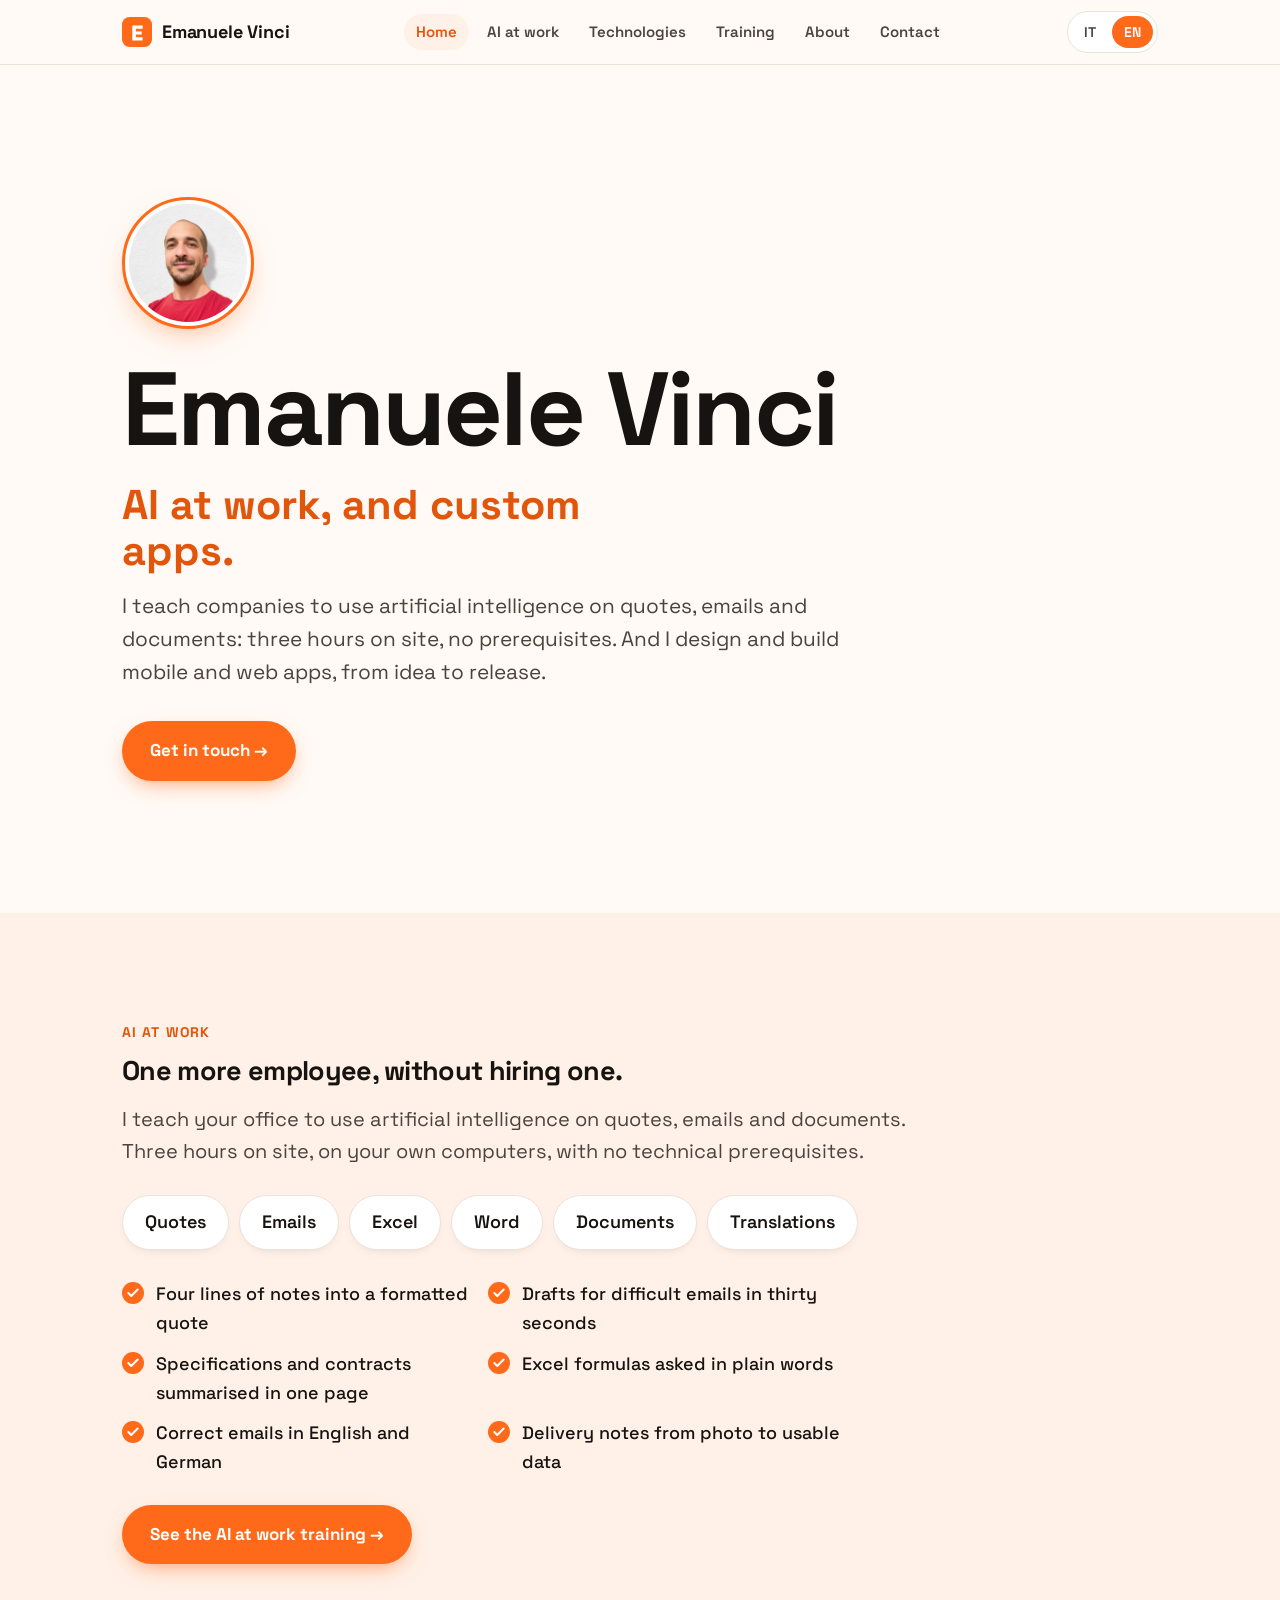
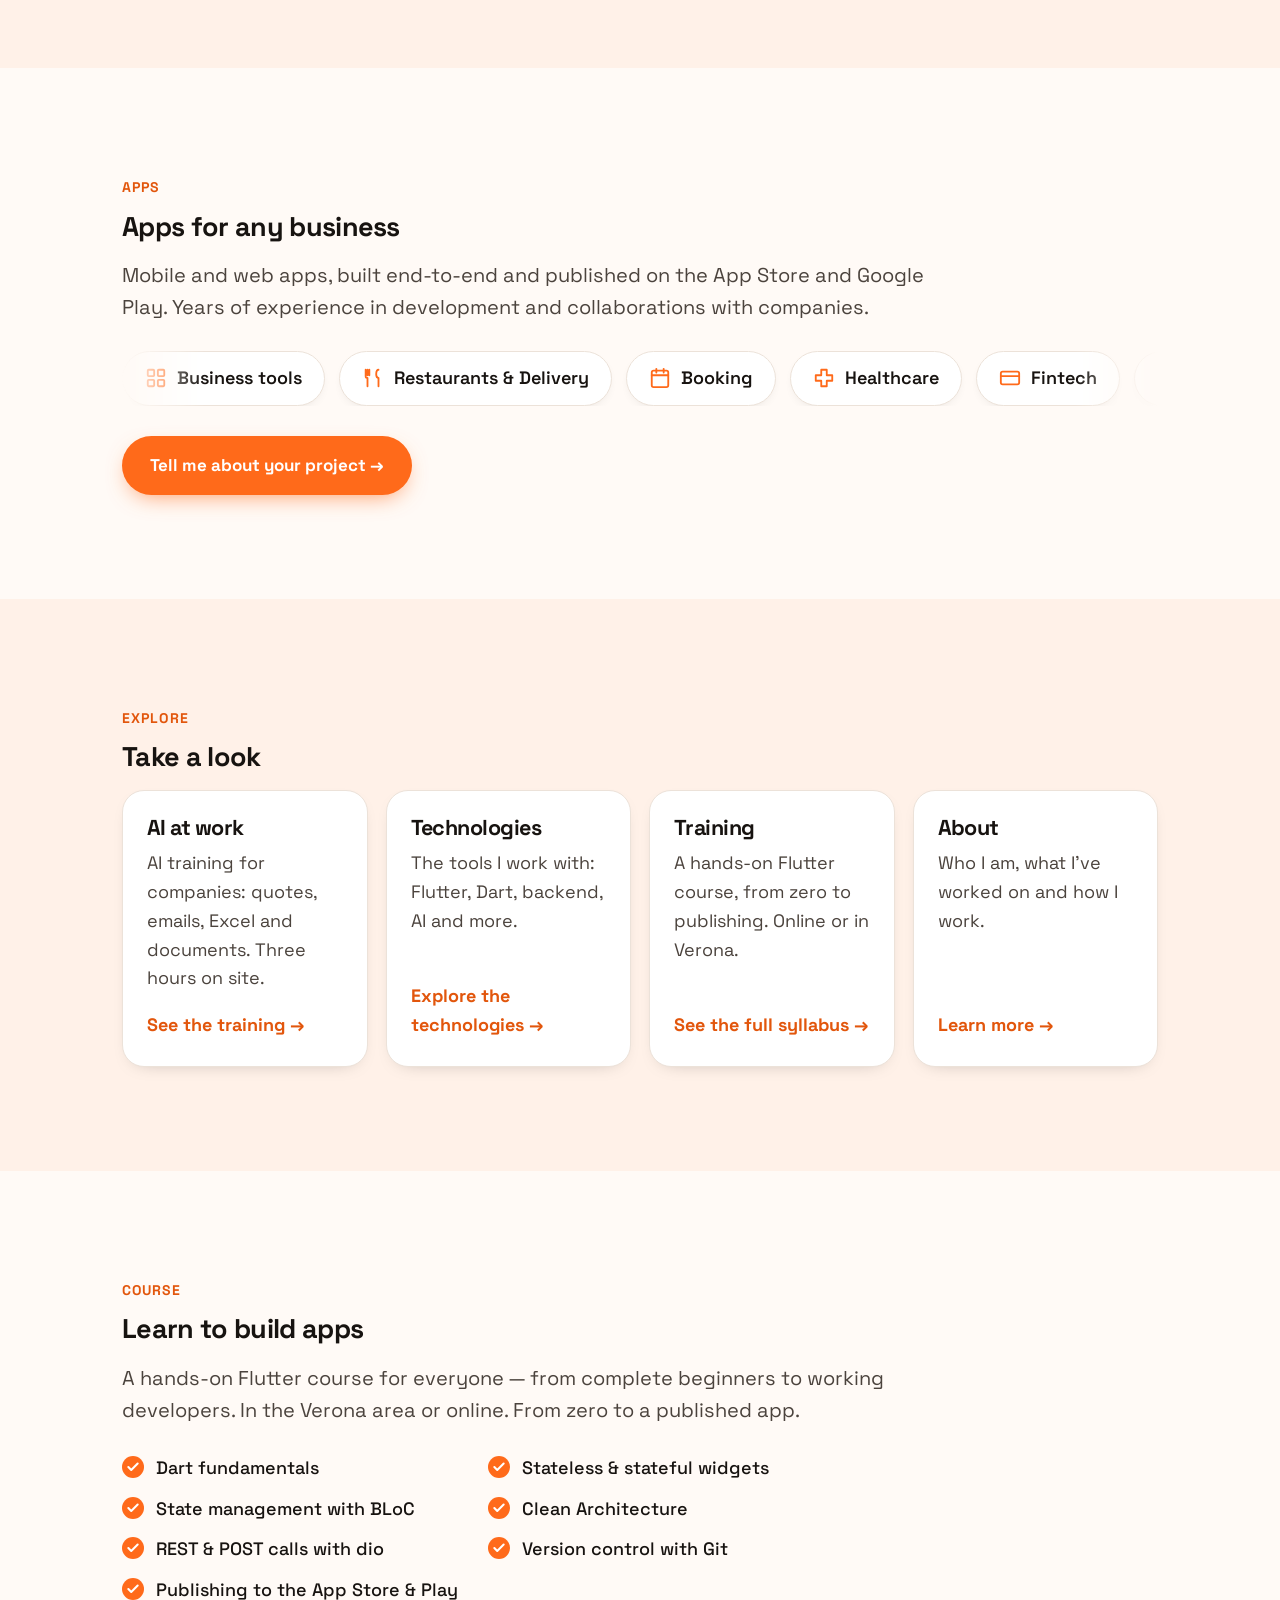
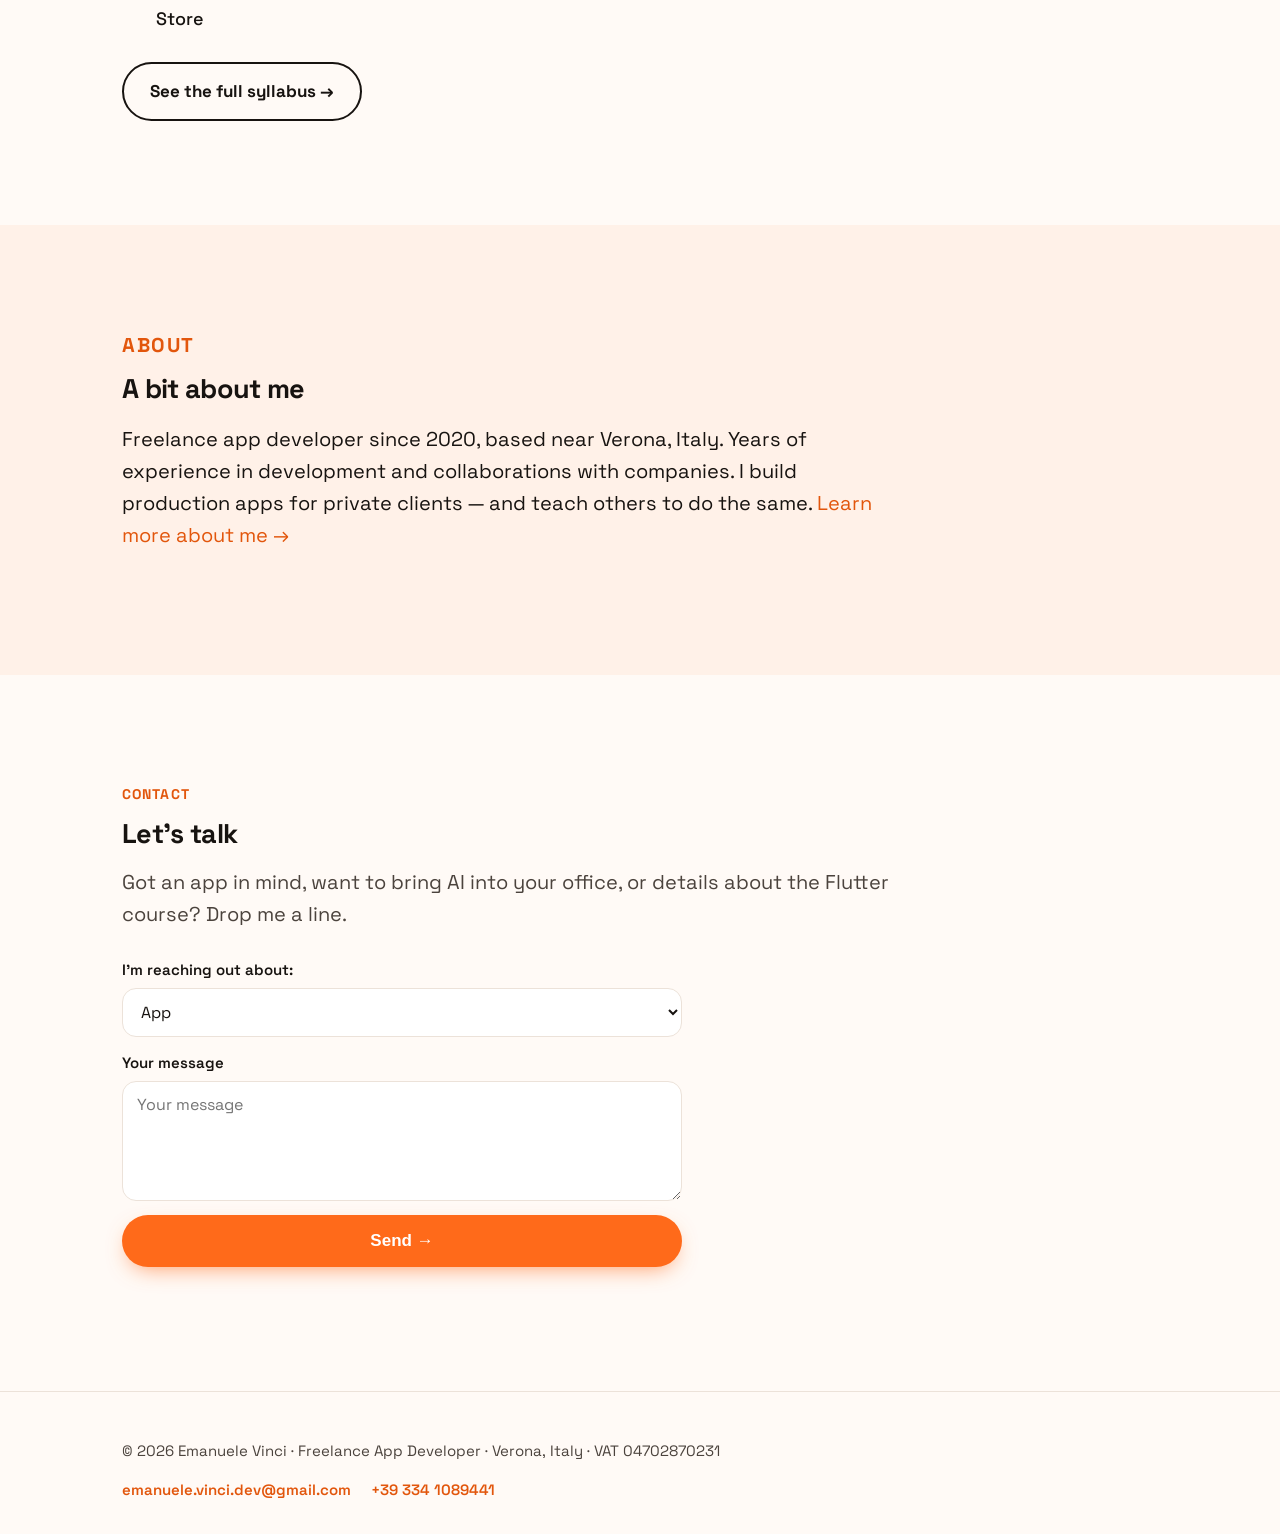
<file: en/index.html>
<!DOCTYPE html>
<html lang="en">
<head>
  <meta charset="UTF-8">
  <meta name="viewport" content="width=device-width, initial-scale=1">
  <title>Emanuele Vinci — AI Training for Companies &amp; App Development | Verona</title>
  <meta name="description" content="Hands-on AI training for office teams: quotes, emails, Excel and documents. Three hours on site near Verona, Italy. Also mobile and web app development and a Flutter course.">
  <meta name="author" content="Emanuele Vinci">
  <meta name="keywords" content="AI training for companies, AI course for offices, ChatGPT training business, freelance app developer Verona, Flutter course">

  <!-- Canonical + hreflang -->
  <link rel="canonical" href="https://emanuele-vinci.it/en/">
  <link rel="alternate" hreflang="it" href="https://emanuele-vinci.it/it/">
  <link rel="alternate" hreflang="en" href="https://emanuele-vinci.it/en/">
  <link rel="alternate" hreflang="x-default" href="https://emanuele-vinci.it/it/">

  <!-- Open Graph -->
  <meta property="og:type" content="website">
  <meta property="og:site_name" content="Emanuele Vinci">
  <meta property="og:title" content="Emanuele Vinci — AI Training for Companies &amp; App Development | Verona">
  <meta property="og:description" content="AI training for offices and companies — quotes, emails and documents — plus mobile and web app development. Verona area, Italy.">
  <meta property="og:url" content="https://emanuele-vinci.it/en/">
  <meta property="og:image" content="https://emanuele-vinci.it/og-image.png">
  <meta property="og:image:width" content="1200">
  <meta property="og:image:height" content="630">
  <meta property="og:locale" content="en_US">
  <meta property="og:locale:alternate" content="it_IT">

  <!-- Twitter -->
  <meta name="twitter:card" content="summary_large_image">
  <meta name="twitter:title" content="Emanuele Vinci — AI Training for Companies &amp; App Development | Verona">
  <meta name="twitter:description" content="AI training for offices and companies — quotes, emails and documents — plus mobile and web app development. Verona area, Italy.">
  <meta name="twitter:image" content="https://emanuele-vinci.it/og-image.png">

  <link rel="icon" href="/favicon.svg" type="image/svg+xml">
  <meta name="theme-color" content="#ff6a1a">

  <link rel="preconnect" href="https://fonts.googleapis.com">
  <link rel="preconnect" href="https://fonts.gstatic.com" crossorigin>
  <link rel="stylesheet" href="https://fonts.googleapis.com/css2?family=Space+Grotesk:wght@400;500;600;700&display=swap">
  <link rel="stylesheet" href="/assets/styles.css">

  <!-- JSON-LD: Person -->
  <script type="application/ld+json">
  {
    "@context": "https://schema.org",
    "@type": "Person",
    "name": "Emanuele Vinci",
    "jobTitle": "Freelance App Developer",
    "url": "https://emanuele-vinci.it",
    "email": "mailto:emanuele.vinci.dev@gmail.com",
    "telephone": "+39 334 1089441",
    "address": {
      "@type": "PostalAddress",
      "addressLocality": "Pastrengo",
      "addressRegion": "Verona",
      "addressCountry": "IT"
    },
    "knowsAbout": ["AI training for companies", "Generative AI for office work", "Automating quotes and emails", "Mobile app development", "Web app development", "Flutter", "Dart"],
    "sameAs": []
  }
  </script>

  <!-- JSON-LD: AI at work course -->
  <script type="application/ld+json">
  {
    "@context": "https://schema.org",
    "@type": "Course",
    "name": "AI at work — AI training for office teams",
    "description": "Hands-on AI training for the office: quotes, emails, Excel, Word, incoming documents and translations. Three hours on site, with no technical prerequisites.",
    "url": "https://emanuele-vinci.it/en/ai-at-work/",
    "inLanguage": "en",
    "coursePrerequisites": "No technical prerequisites",
    "provider": {
      "@type": "Person",
      "name": "Emanuele Vinci",
      "url": "https://emanuele-vinci.it"
    },
    "hasCourseInstance": {
      "@type": "CourseInstance",
      "courseMode": "onsite",
      "courseWorkload": "PT3H",
      "location": {
        "@type": "Place",
        "name": "On site, at your company — Verona area, Italy",
        "address": {
          "@type": "PostalAddress",
          "addressLocality": "Verona",
          "addressCountry": "IT"
        }
      }
    },
    "offers": {
      "@type": "AggregateOffer",
      "lowPrice": "350",
      "highPrice": "700",
      "priceCurrency": "EUR",
      "offerCount": 2,
      "url": "https://emanuele-vinci.it/en/ai-at-work/"
    }
  }
  </script>

  <!-- JSON-LD: Course -->
  <script type="application/ld+json">
  {
    "@context": "https://schema.org",
    "@type": "Course",
    "name": "Flutter Course",
    "description": "A hands-on Flutter course for all levels: from zero to a published app. Dart, widgets, BLoC, Clean Architecture, REST with dio, Git and store publishing.",
    "inLanguage": "en",
    "provider": {
      "@type": "Person",
      "name": "Emanuele Vinci",
      "url": "https://emanuele-vinci.it"
    },
    "hasCourseInstance": {
      "@type": "CourseInstance",
      "courseMode": ["onsite", "online"],
      "location": {
        "@type": "Place",
        "name": "Verona, IT",
        "address": {
          "@type": "PostalAddress",
          "addressLocality": "Verona",
          "addressCountry": "IT"
        }
      }
    }
  }
  </script>
</head>
<body>
  <a class="skip-link" href="#main">Skip to content</a>

  <header class="site-header">
    <div class="container">
      <a class="brand" href="/en/" aria-label="Emanuele Vinci — home">
        <svg class="mark" viewBox="0 0 32 32" aria-hidden="true" focusable="false">
          <rect width="32" height="32" rx="8" fill="#ff6a1a"></rect>
          <path d="M11 9h11v3.4h-7.2v3.0H21v3.3h-6.2v3.0H22V25H11z" fill="#fff"></path>
        </svg>
        <span>Emanuele Vinci</span>
      </a>
      <nav class="main-nav" aria-label="Main navigation">
        <a href="/en/" aria-current="page">Home</a>
        <a href="/en/ai-at-work/">AI at work</a>
        <a href="/en/technologies/">Technologies</a>
        <a href="/en/training/">Training</a>
        <a href="/en/about/">About</a>
        <a href="#contact">Contact</a>
      </nav>
      <nav class="lang-switch" aria-label="Select language">
        <a href="/it/" lang="it">IT</a>
        <a href="/en/" lang="en" aria-current="true">EN</a>
      </nav>
    </div>
  </header>

  <main id="main">

    <!-- Hero -->
    <section class="hero">
      <div class="container">
        <div class="hero-photo-wrap">
          <img class="hero-photo" src="/assets/profile.webp" alt="Emanuele Vinci" width="132" height="132"
               onerror="this.style.display='none';">
        </div>
        <h1>Emanuele Vinci</h1>
        <p class="pitch">AI at work, and custom apps.</p>
        <p class="home-intro">I teach companies to use artificial intelligence on quotes, emails and documents: three hours on site, no prerequisites. And I design and build mobile and web apps, from idea to release.</p>
        <a class="btn btn-primary" href="#contact">Get in touch →</a>
      </div>
    </section>

    <!-- AI at work -->
    <section class="ai-office section-alt" aria-labelledby="ai-title">
      <div class="container">
        <p class="eyebrow">AI at work</p>
        <h2 id="ai-title">One more employee, without hiring one.</h2>
        <p class="section-lead">I teach your office to use artificial intelligence on quotes, emails and documents. Three hours on site, on your own computers, with no technical prerequisites.</p>
        <ul class="pill-row" aria-label="What we work on">
          <li class="cat-pill">Quotes</li>
          <li class="cat-pill">Emails</li>
          <li class="cat-pill">Excel</li>
          <li class="cat-pill">Word</li>
          <li class="cat-pill">Documents</li>
          <li class="cat-pill">Translations</li>
        </ul>
        <ul class="topics">
          <li>Four lines of notes into a formatted quote</li>
          <li>Drafts for difficult emails in thirty seconds</li>
          <li>Specifications and contracts summarised in one page</li>
          <li>Excel formulas asked in plain words</li>
          <li>Correct emails in English and German</li>
          <li>Delivery notes from photo to usable data</li>
        </ul>
        <a class="btn btn-primary" href="/en/ai-at-work/">See the AI at work training →</a>
      </div>
    </section>

    <!-- Apps -->
    <section class="apps" aria-labelledby="apps-title">
      <div class="container">
        <p class="eyebrow">Apps</p>
        <h2 id="apps-title">Apps for any business</h2>
        <p class="section-lead">Mobile and web apps, built end-to-end and published on the App Store and Google Play. Years of experience in development and collaborations with companies.</p>

        <div class="marquee" aria-label="App categories I build">
          <div class="marquee__track">
            <!-- Set 1 -->
            <span class="cat-pill"><svg viewBox="0 0 24 24" fill="none" stroke="currentColor" stroke-width="2" stroke-linecap="round" stroke-linejoin="round" aria-hidden="true"><rect x="3" y="3" width="7" height="7" rx="1"/><rect x="14" y="3" width="7" height="7" rx="1"/><rect x="3" y="14" width="7" height="7" rx="1"/><rect x="14" y="14" width="7" height="7" rx="1"/></svg>Business tools</span>
            <span class="cat-pill"><svg viewBox="0 0 24 24" fill="none" stroke="currentColor" stroke-width="2" stroke-linecap="round" stroke-linejoin="round" aria-hidden="true"><path d="M4 3v7a2 2 0 0 0 2 2h0v9M6 3v6M8 3v6M18 3c-1.5 0-2.5 1.8-2.5 5s1 4 2.5 4v9"/></svg>Restaurants &amp; Delivery</span>
            <span class="cat-pill"><svg viewBox="0 0 24 24" fill="none" stroke="currentColor" stroke-width="2" stroke-linecap="round" stroke-linejoin="round" aria-hidden="true"><rect x="3" y="4" width="18" height="18" rx="2"/><path d="M3 9h18M8 2v4M16 2v4"/></svg>Booking</span>
            <span class="cat-pill"><svg viewBox="0 0 24 24" fill="none" stroke="currentColor" stroke-width="2" stroke-linecap="round" stroke-linejoin="round" aria-hidden="true"><path d="M9 3h6v6h6v6h-6v6H9v-6H3V9h6z"/></svg>Healthcare</span>
            <span class="cat-pill"><svg viewBox="0 0 24 24" fill="none" stroke="currentColor" stroke-width="2" stroke-linecap="round" stroke-linejoin="round" aria-hidden="true"><rect x="2" y="5" width="20" height="14" rx="2"/><path d="M2 10h20"/></svg>Fintech</span>
            <span class="cat-pill"><svg viewBox="0 0 24 24" fill="none" stroke="currentColor" stroke-width="2" stroke-linecap="round" stroke-linejoin="round" aria-hidden="true"><circle cx="9" cy="21" r="1"/><circle cx="19" cy="21" r="1"/><path d="M2.5 3h2l2.2 12.4a1.5 1.5 0 0 0 1.5 1.2h9.1a1.5 1.5 0 0 0 1.5-1.2L21 7H6"/></svg>E-commerce</span>
            <span class="cat-pill"><svg viewBox="0 0 24 24" fill="none" stroke="currentColor" stroke-width="2" stroke-linecap="round" stroke-linejoin="round" aria-hidden="true"><path d="M3 8a2 2 0 0 1 2-2h14a2 2 0 0 1 2 2 2 2 0 0 0 0 4 2 2 0 0 1-2 2H5a2 2 0 0 1-2-2 2 2 0 0 0 0-4z"/><path d="M13 6v12"/></svg>Events</span>
            <!-- Set 2 (duplicate for seamless loop) -->
            <span class="cat-pill" aria-hidden="true"><svg viewBox="0 0 24 24" fill="none" stroke="currentColor" stroke-width="2" stroke-linecap="round" stroke-linejoin="round" aria-hidden="true"><rect x="3" y="3" width="7" height="7" rx="1"/><rect x="14" y="3" width="7" height="7" rx="1"/><rect x="3" y="14" width="7" height="7" rx="1"/><rect x="14" y="14" width="7" height="7" rx="1"/></svg>Business tools</span>
            <span class="cat-pill" aria-hidden="true"><svg viewBox="0 0 24 24" fill="none" stroke="currentColor" stroke-width="2" stroke-linecap="round" stroke-linejoin="round" aria-hidden="true"><path d="M4 3v7a2 2 0 0 0 2 2h0v9M6 3v6M8 3v6M18 3c-1.5 0-2.5 1.8-2.5 5s1 4 2.5 4v9"/></svg>Restaurants &amp; Delivery</span>
            <span class="cat-pill" aria-hidden="true"><svg viewBox="0 0 24 24" fill="none" stroke="currentColor" stroke-width="2" stroke-linecap="round" stroke-linejoin="round" aria-hidden="true"><rect x="3" y="4" width="18" height="18" rx="2"/><path d="M3 9h18M8 2v4M16 2v4"/></svg>Booking</span>
            <span class="cat-pill" aria-hidden="true"><svg viewBox="0 0 24 24" fill="none" stroke="currentColor" stroke-width="2" stroke-linecap="round" stroke-linejoin="round" aria-hidden="true"><path d="M9 3h6v6h6v6h-6v6H9v-6H3V9h6z"/></svg>Healthcare</span>
            <span class="cat-pill" aria-hidden="true"><svg viewBox="0 0 24 24" fill="none" stroke="currentColor" stroke-width="2" stroke-linecap="round" stroke-linejoin="round" aria-hidden="true"><rect x="2" y="5" width="20" height="14" rx="2"/><path d="M2 10h20"/></svg>Fintech</span>
            <span class="cat-pill" aria-hidden="true"><svg viewBox="0 0 24 24" fill="none" stroke="currentColor" stroke-width="2" stroke-linecap="round" stroke-linejoin="round" aria-hidden="true"><circle cx="9" cy="21" r="1"/><circle cx="19" cy="21" r="1"/><path d="M2.5 3h2l2.2 12.4a1.5 1.5 0 0 0 1.5 1.2h9.1a1.5 1.5 0 0 0 1.5-1.2L21 7H6"/></svg>E-commerce</span>
            <span class="cat-pill" aria-hidden="true"><svg viewBox="0 0 24 24" fill="none" stroke="currentColor" stroke-width="2" stroke-linecap="round" stroke-linejoin="round" aria-hidden="true"><path d="M3 8a2 2 0 0 1 2-2h14a2 2 0 0 1 2 2 2 2 0 0 0 0 4 2 2 0 0 1-2 2H5a2 2 0 0 1-2-2 2 2 0 0 0 0-4z"/><path d="M13 6v12"/></svg>Events</span>
          </div>
        </div>

        <a class="btn btn-primary" href="#contact">Tell me about your project →</a>
      </div>
    </section>

    <!-- Teasers -->
    <section class="explore section-alt" aria-labelledby="explore-title">
      <div class="container">
        <p class="eyebrow">Explore</p>
        <h2 id="explore-title">Take a look</h2>
        <div class="teasers">
          <article class="teaser">
            <h3>AI at work</h3>
            <p>AI training for companies: quotes, emails, Excel and documents. Three hours on site.</p>
            <a class="arrow-link" href="/en/ai-at-work/">See the training →</a>
          </article>
          <article class="teaser">
            <h3>Technologies</h3>
            <p>The tools I work with: Flutter, Dart, backend, AI and more.</p>
            <a class="arrow-link" href="/en/technologies/">Explore the technologies →</a>
          </article>
          <article class="teaser">
            <h3>Training</h3>
            <p>A hands-on Flutter course, from zero to publishing. Online or in Verona.</p>
            <a class="arrow-link" href="/en/training/">See the full syllabus →</a>
          </article>
          <article class="teaser">
            <h3>About</h3>
            <p>Who I am, what I've worked on and how I work.</p>
            <a class="arrow-link" href="/en/about/">Learn more →</a>
          </article>
        </div>
      </div>
    </section>

    <!-- Course -->
    <section class="course" aria-labelledby="course-title">
      <div class="container">
        <p class="eyebrow">Course</p>
        <h2 id="course-title">Learn to build apps</h2>
        <p class="section-lead">A hands-on Flutter course for everyone — from complete beginners to working developers. In the Verona area or online. From zero to a published app.</p>
        <ul class="topics">
          <li>Dart fundamentals</li>
          <li>Stateless &amp; stateful widgets</li>
          <li>State management with BLoC</li>
          <li>Clean Architecture</li>
          <li>REST &amp; POST calls with dio</li>
          <li>Version control with Git</li>
          <li>Publishing to the App Store &amp; Play Store</li>
        </ul>
        <a class="btn btn-ghost" href="/en/training/">See the full syllabus →</a>
      </div>
    </section>

    <!-- About -->
    <section class="about section-alt" aria-labelledby="about-title">
      <div class="container">
        <p class="eyebrow">About</p>
        <h2 id="about-title">A bit about me</h2>
        <p>Freelance app developer since 2020, based near Verona, Italy. Years of experience in development and collaborations with companies. I build production apps for private clients — and teach others to do the same. <a href="/en/about/">Learn more about me →</a></p>
      </div>
    </section>

    <!-- Contact -->
    <section class="contact" id="contact" aria-labelledby="contact-title">
      <div class="container">
        <p class="eyebrow">Contact</p>
        <h2 id="contact-title">Let's talk</h2>
        <p class="section-lead">Got an app in mind, want to bring AI into your office, or details about the Flutter course? Drop me a line.</p>
        <div class="contact-form" id="contact-form">
          <div class="field">
            <label for="cf-reason">I'm reaching out about:</label>
            <select id="cf-reason">
              <option value="app">App</option>
              <option value="ai">AI at work</option>
              <option value="training">Training</option>
            </select>
          </div>
          <div class="field">
            <label for="cf-message">Your message</label>
            <textarea id="cf-message" placeholder="Your message"></textarea>
          </div>
          <button type="button" class="btn btn-primary" id="cf-send">Send →</button>
        </div>
      </div>
    </section>

  </main>

  <footer class="site-footer">
    <div class="container">
      <p>© 2026 Emanuele Vinci · Freelance App Developer · Verona, Italy · VAT 04702870231</p>
      <p class="footer-contact">
        <a href="mailto:emanuele.vinci.dev@gmail.com">emanuele.vinci.dev@gmail.com</a>
        <a href="tel:+393341089441">+39 334 1089441</a>
      </p>
    </div>
  </footer>

  <script src="/assets/contact.js" defer></script>
</body>
</html>
</file>
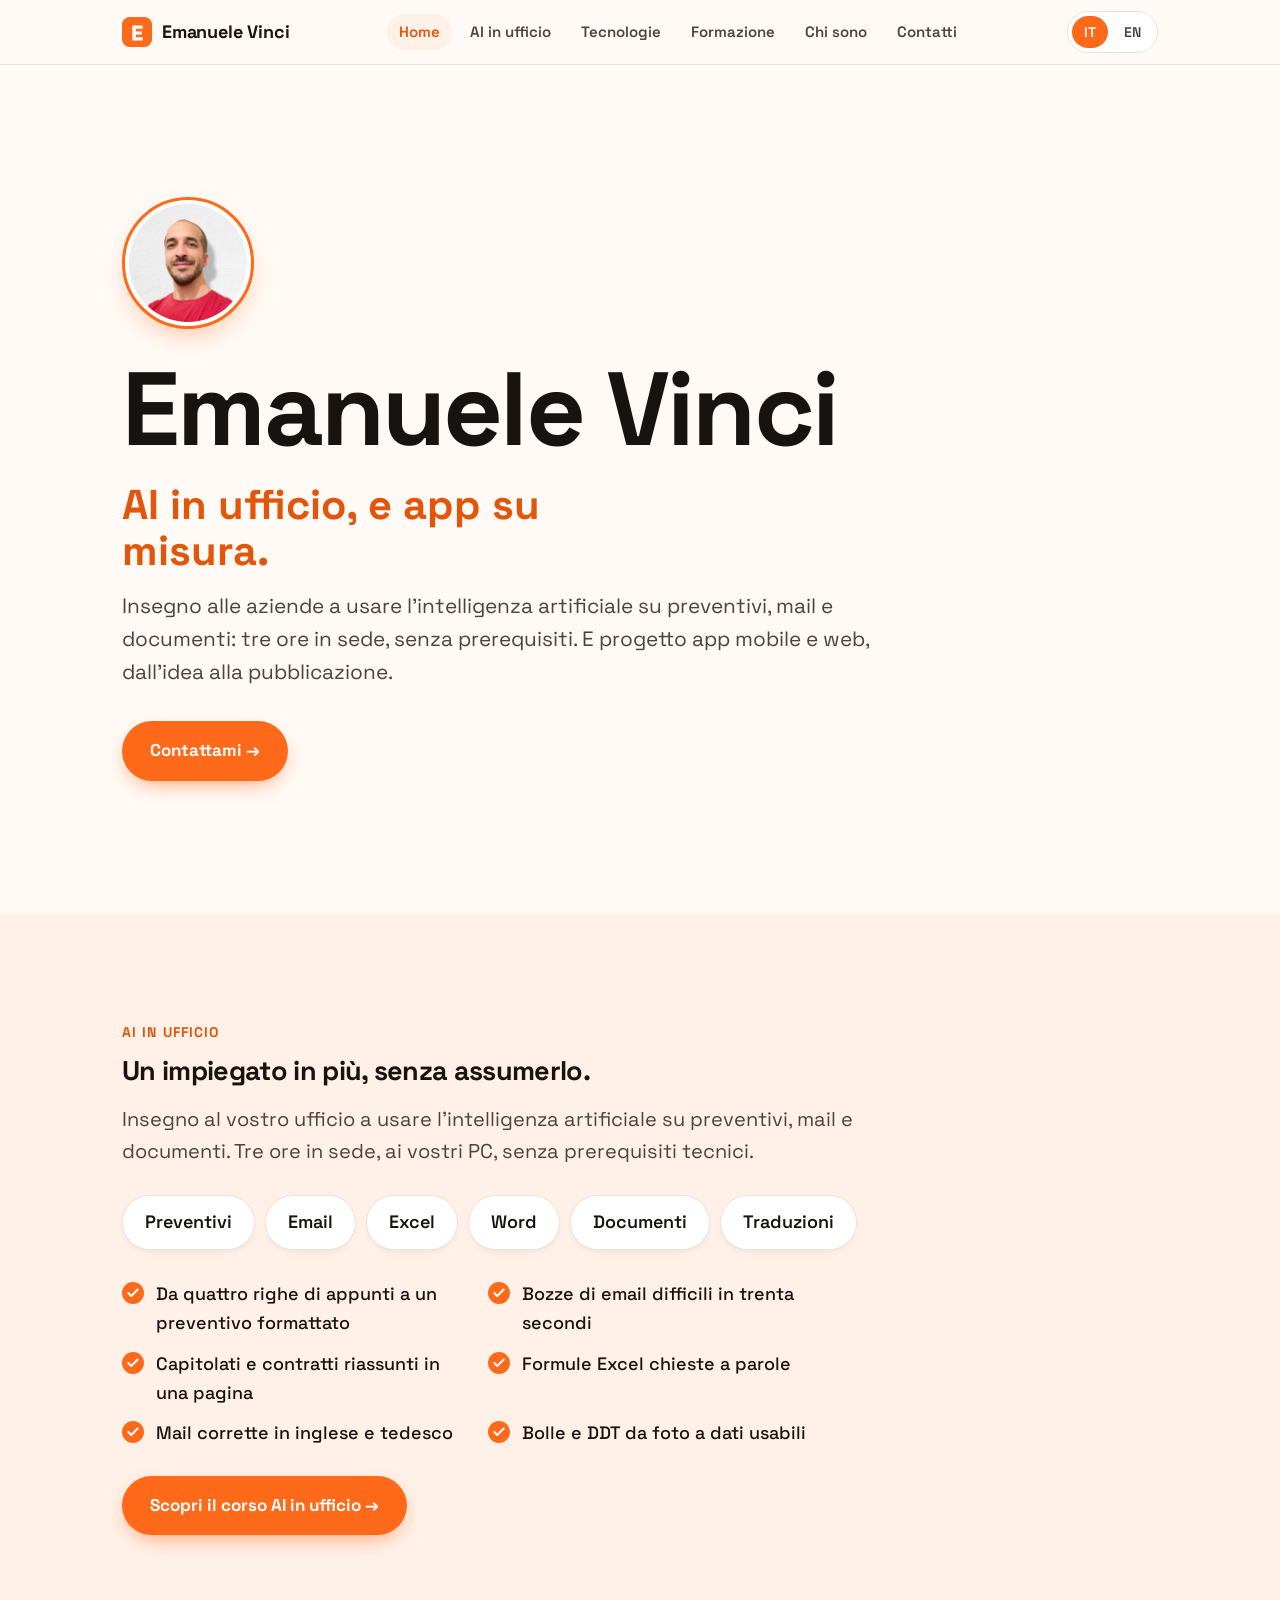
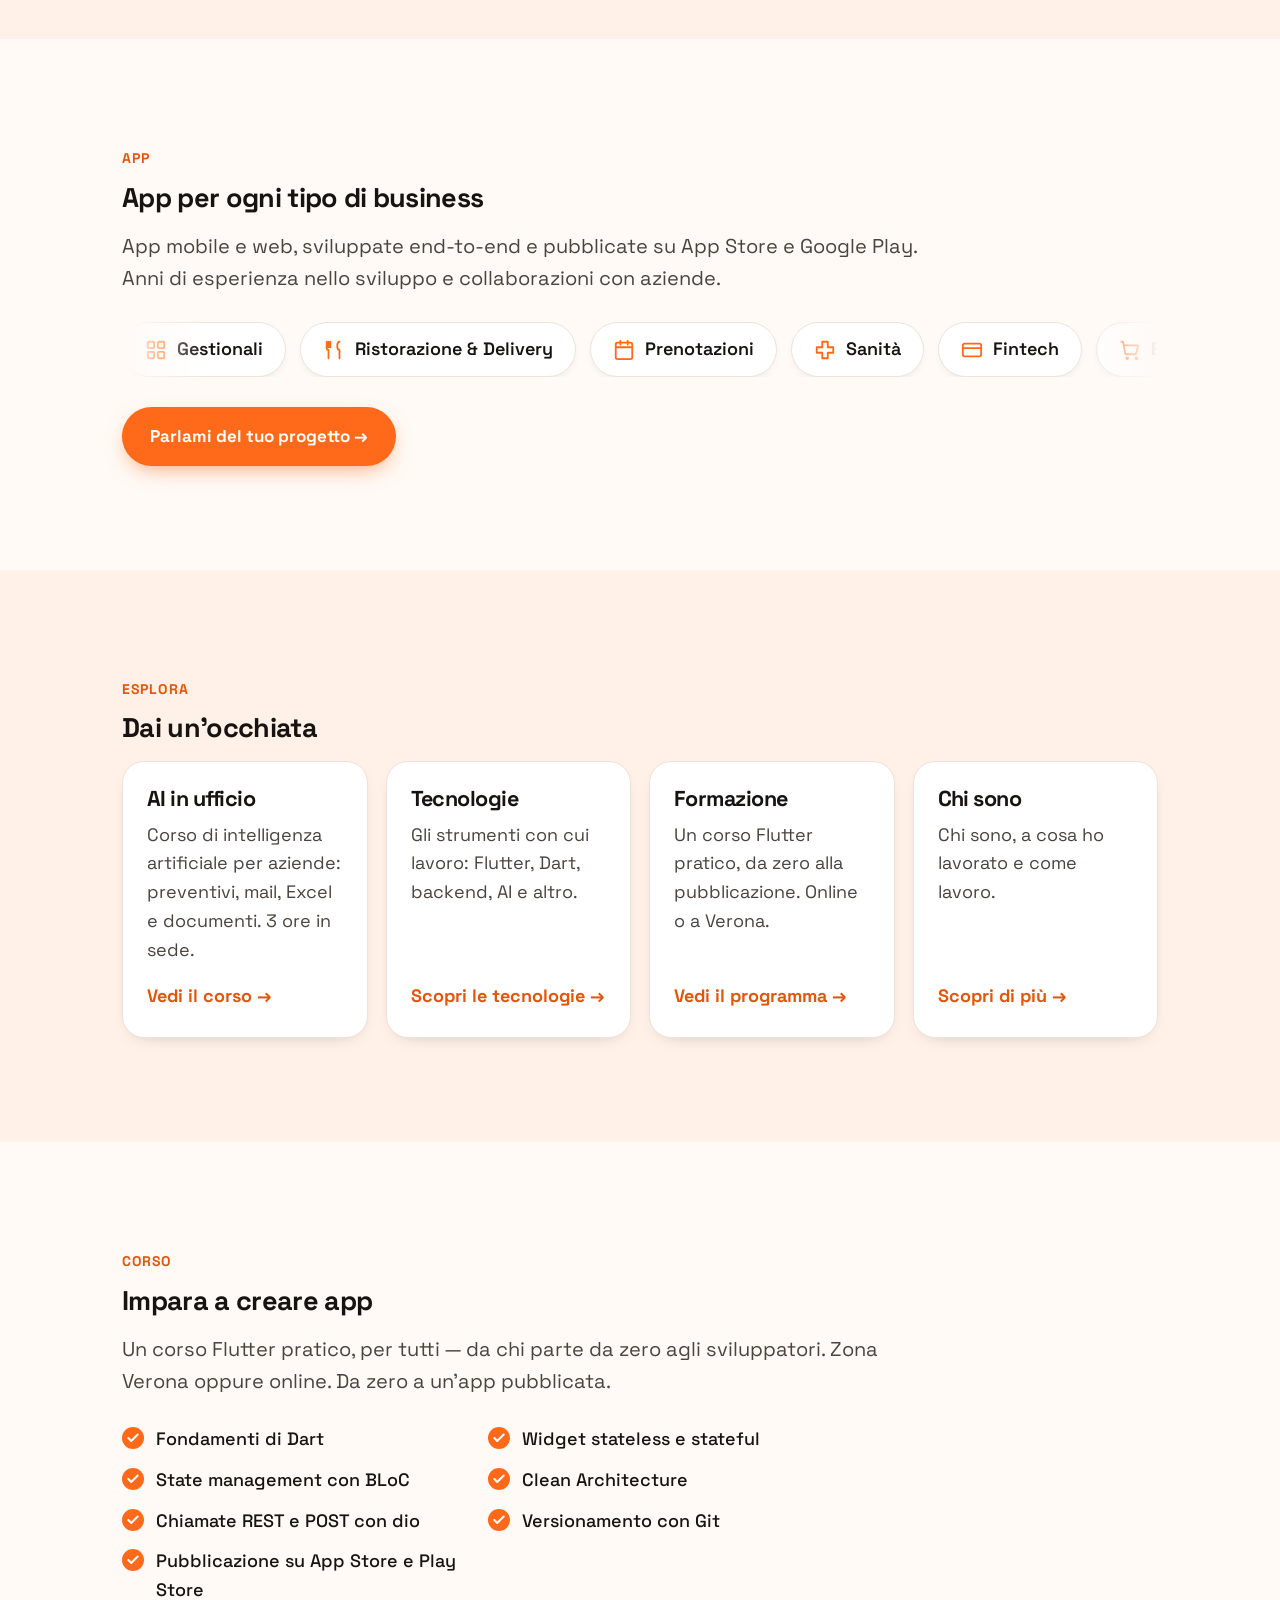
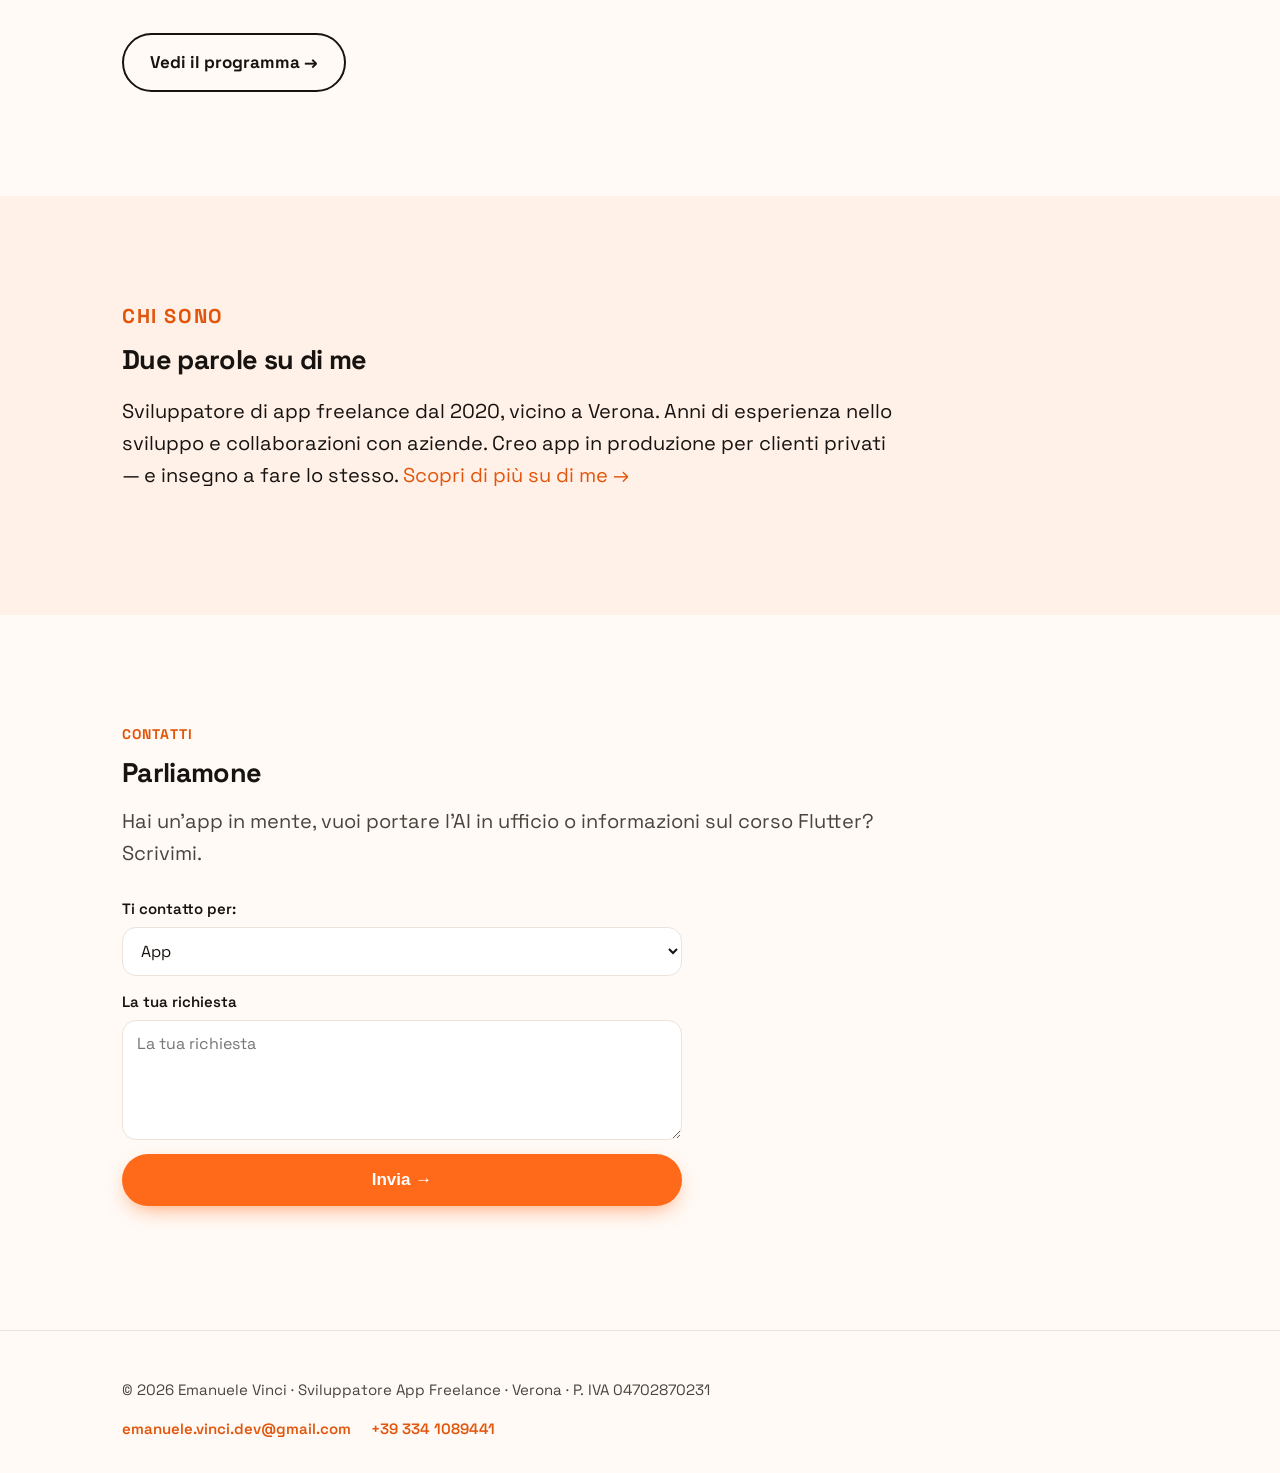
<file: it/index.html>
<!DOCTYPE html>
<html lang="it">
<head>
  <meta charset="UTF-8">
  <meta name="viewport" content="width=device-width, initial-scale=1">
  <title>Emanuele Vinci — Corso AI per aziende &amp; Sviluppo App | Verona</title>
  <meta name="description" content="Corso di intelligenza artificiale per l'ufficio: preventivi, mail, Excel e documenti. 3 ore in sede a Verona e provincia. Anche sviluppo app mobile e web e corso Flutter.">
  <meta name="author" content="Emanuele Vinci">
  <meta name="keywords" content="corso intelligenza artificiale aziende Verona, AI in ufficio, formazione AI aziendale, sviluppatore app freelance Verona, corso Flutter">

  <!-- Canonical + hreflang -->
  <link rel="canonical" href="https://emanuele-vinci.it/it/">
  <link rel="alternate" hreflang="it" href="https://emanuele-vinci.it/it/">
  <link rel="alternate" hreflang="en" href="https://emanuele-vinci.it/en/">
  <link rel="alternate" hreflang="x-default" href="https://emanuele-vinci.it/it/">

  <!-- Open Graph -->
  <meta property="og:type" content="website">
  <meta property="og:site_name" content="Emanuele Vinci">
  <meta property="og:title" content="Emanuele Vinci — Corso AI per aziende &amp; Sviluppo App | Verona">
  <meta property="og:description" content="Formazione AI per uffici e aziende — preventivi, mail e documenti — e sviluppo di app mobile e web. Verona e provincia.">
  <meta property="og:url" content="https://emanuele-vinci.it/it/">
  <meta property="og:image" content="https://emanuele-vinci.it/og-image.png">
  <meta property="og:image:width" content="1200">
  <meta property="og:image:height" content="630">
  <meta property="og:locale" content="it_IT">
  <meta property="og:locale:alternate" content="en_US">

  <!-- Twitter -->
  <meta name="twitter:card" content="summary_large_image">
  <meta name="twitter:title" content="Emanuele Vinci — Corso AI per aziende &amp; Sviluppo App | Verona">
  <meta name="twitter:description" content="Formazione AI per uffici e aziende — preventivi, mail e documenti — e sviluppo di app mobile e web. Verona e provincia.">
  <meta name="twitter:image" content="https://emanuele-vinci.it/og-image.png">

  <link rel="icon" href="/favicon.svg" type="image/svg+xml">
  <meta name="theme-color" content="#ff6a1a">

  <link rel="preconnect" href="https://fonts.googleapis.com">
  <link rel="preconnect" href="https://fonts.gstatic.com" crossorigin>
  <link rel="stylesheet" href="https://fonts.googleapis.com/css2?family=Space+Grotesk:wght@400;500;600;700&display=swap">
  <link rel="stylesheet" href="/assets/styles.css">

  <!-- JSON-LD: Person -->
  <script type="application/ld+json">
  {
    "@context": "https://schema.org",
    "@type": "Person",
    "name": "Emanuele Vinci",
    "jobTitle": "Freelance App Developer",
    "url": "https://emanuele-vinci.it",
    "email": "mailto:emanuele.vinci.dev@gmail.com",
    "telephone": "+39 334 1089441",
    "address": {
      "@type": "PostalAddress",
      "addressLocality": "Pastrengo",
      "addressRegion": "Verona",
      "addressCountry": "IT"
    },
    "knowsAbout": ["Formazione sull'intelligenza artificiale in azienda", "Intelligenza artificiale generativa per l'ufficio", "Automazione di preventivi ed email", "Mobile app development", "Web app development", "Flutter", "Dart"],
    "sameAs": []
  }
  </script>

  <!-- JSON-LD: Corso AI in ufficio -->
  <script type="application/ld+json">
  {
    "@context": "https://schema.org",
    "@type": "Course",
    "name": "AI in ufficio — corso di intelligenza artificiale per aziende",
    "description": "Corso pratico di intelligenza artificiale per l'ufficio: preventivi, email, Excel, Word, documenti in entrata e traduzioni. Tre ore in sede, senza prerequisiti tecnici.",
    "url": "https://emanuele-vinci.it/it/ai-in-ufficio/",
    "inLanguage": "it",
    "coursePrerequisites": "Nessun prerequisito tecnico",
    "provider": {
      "@type": "Person",
      "name": "Emanuele Vinci",
      "url": "https://emanuele-vinci.it"
    },
    "hasCourseInstance": {
      "@type": "CourseInstance",
      "courseMode": "onsite",
      "courseWorkload": "PT3H",
      "location": {
        "@type": "Place",
        "name": "In sede, presso l'azienda — Verona e provincia",
        "address": {
          "@type": "PostalAddress",
          "addressLocality": "Verona",
          "addressCountry": "IT"
        }
      }
    },
    "offers": {
      "@type": "AggregateOffer",
      "lowPrice": "350",
      "highPrice": "700",
      "priceCurrency": "EUR",
      "offerCount": 2,
      "url": "https://emanuele-vinci.it/it/ai-in-ufficio/"
    }
  }
  </script>

  <!-- JSON-LD: Course -->
  <script type="application/ld+json">
  {
    "@context": "https://schema.org",
    "@type": "Course",
    "name": "Corso Flutter",
    "description": "Corso Flutter pratico per tutti i livelli: da zero a un'app pubblicata. Dart, widget, BLoC, Clean Architecture, REST con dio, Git e pubblicazione sugli store.",
    "inLanguage": "it",
    "provider": {
      "@type": "Person",
      "name": "Emanuele Vinci",
      "url": "https://emanuele-vinci.it"
    },
    "hasCourseInstance": {
      "@type": "CourseInstance",
      "courseMode": ["onsite", "online"],
      "location": {
        "@type": "Place",
        "name": "Verona, IT",
        "address": {
          "@type": "PostalAddress",
          "addressLocality": "Verona",
          "addressCountry": "IT"
        }
      }
    }
  }
  </script>
</head>
<body>
  <a class="skip-link" href="#main">Vai al contenuto</a>

  <header class="site-header">
    <div class="container">
      <a class="brand" href="/it/" aria-label="Emanuele Vinci — home">
        <svg class="mark" viewBox="0 0 32 32" aria-hidden="true" focusable="false">
          <rect width="32" height="32" rx="8" fill="#ff6a1a"></rect>
          <path d="M11 9h11v3.4h-7.2v3.0H21v3.3h-6.2v3.0H22V25H11z" fill="#fff"></path>
        </svg>
        <span>Emanuele Vinci</span>
      </a>
      <nav class="main-nav" aria-label="Navigazione principale">
        <a href="/it/" aria-current="page">Home</a>
        <a href="/it/ai-in-ufficio/">AI in ufficio</a>
        <a href="/it/tecnologie/">Tecnologie</a>
        <a href="/it/formazione/">Formazione</a>
        <a href="/it/chi-sono/">Chi sono</a>
        <a href="#contatti">Contatti</a>
      </nav>
      <nav class="lang-switch" aria-label="Seleziona lingua">
        <a href="/it/" lang="it" aria-current="true">IT</a>
        <a href="/en/" lang="en">EN</a>
      </nav>
    </div>
  </header>

  <main id="main">

    <!-- Hero -->
    <section class="hero">
      <div class="container">
        <div class="hero-photo-wrap">
          <img class="hero-photo" src="/assets/profile.webp" alt="Emanuele Vinci" width="132" height="132"
               onerror="this.style.display='none';">
        </div>
        <h1>Emanuele Vinci</h1>
        <p class="pitch">AI in ufficio, e app su misura.</p>
        <p class="home-intro">Insegno alle aziende a usare l'intelligenza artificiale su preventivi, mail e documenti: tre ore in sede, senza prerequisiti. E progetto app mobile e web, dall'idea alla pubblicazione.</p>
        <a class="btn btn-primary" href="#contatti">Contattami →</a>
      </div>
    </section>

    <!-- AI in ufficio -->
    <section class="ai-office section-alt" aria-labelledby="ai-title">
      <div class="container">
        <p class="eyebrow">AI in ufficio</p>
        <h2 id="ai-title">Un impiegato in più, senza assumerlo.</h2>
        <p class="section-lead">Insegno al vostro ufficio a usare l'intelligenza artificiale su preventivi, mail e documenti. Tre ore in sede, ai vostri PC, senza prerequisiti tecnici.</p>
        <ul class="pill-row" aria-label="Su cosa si lavora">
          <li class="cat-pill">Preventivi</li>
          <li class="cat-pill">Email</li>
          <li class="cat-pill">Excel</li>
          <li class="cat-pill">Word</li>
          <li class="cat-pill">Documenti</li>
          <li class="cat-pill">Traduzioni</li>
        </ul>
        <ul class="topics">
          <li>Da quattro righe di appunti a un preventivo formattato</li>
          <li>Bozze di email difficili in trenta secondi</li>
          <li>Capitolati e contratti riassunti in una pagina</li>
          <li>Formule Excel chieste a parole</li>
          <li>Mail corrette in inglese e tedesco</li>
          <li>Bolle e DDT da foto a dati usabili</li>
        </ul>
        <a class="btn btn-primary" href="/it/ai-in-ufficio/">Scopri il corso AI in ufficio →</a>
      </div>
    </section>

    <!-- Apps -->
    <section class="apps" aria-labelledby="apps-title">
      <div class="container">
        <p class="eyebrow">App</p>
        <h2 id="apps-title">App per ogni tipo di business</h2>
        <p class="section-lead">App mobile e web, sviluppate end-to-end e pubblicate su App Store e Google Play. Anni di esperienza nello sviluppo e collaborazioni con aziende.</p>

        <div class="marquee" aria-label="Categorie di app che sviluppo">
          <div class="marquee__track">
            <!-- Set 1 -->
            <span class="cat-pill"><svg viewBox="0 0 24 24" fill="none" stroke="currentColor" stroke-width="2" stroke-linecap="round" stroke-linejoin="round" aria-hidden="true"><rect x="3" y="3" width="7" height="7" rx="1"/><rect x="14" y="3" width="7" height="7" rx="1"/><rect x="3" y="14" width="7" height="7" rx="1"/><rect x="14" y="14" width="7" height="7" rx="1"/></svg>Gestionali</span>
            <span class="cat-pill"><svg viewBox="0 0 24 24" fill="none" stroke="currentColor" stroke-width="2" stroke-linecap="round" stroke-linejoin="round" aria-hidden="true"><path d="M4 3v7a2 2 0 0 0 2 2h0v9M6 3v6M8 3v6M18 3c-1.5 0-2.5 1.8-2.5 5s1 4 2.5 4v9"/></svg>Ristorazione &amp; Delivery</span>
            <span class="cat-pill"><svg viewBox="0 0 24 24" fill="none" stroke="currentColor" stroke-width="2" stroke-linecap="round" stroke-linejoin="round" aria-hidden="true"><rect x="3" y="4" width="18" height="18" rx="2"/><path d="M3 9h18M8 2v4M16 2v4"/></svg>Prenotazioni</span>
            <span class="cat-pill"><svg viewBox="0 0 24 24" fill="none" stroke="currentColor" stroke-width="2" stroke-linecap="round" stroke-linejoin="round" aria-hidden="true"><path d="M9 3h6v6h6v6h-6v6H9v-6H3V9h6z"/></svg>Sanità</span>
            <span class="cat-pill"><svg viewBox="0 0 24 24" fill="none" stroke="currentColor" stroke-width="2" stroke-linecap="round" stroke-linejoin="round" aria-hidden="true"><rect x="2" y="5" width="20" height="14" rx="2"/><path d="M2 10h20"/></svg>Fintech</span>
            <span class="cat-pill"><svg viewBox="0 0 24 24" fill="none" stroke="currentColor" stroke-width="2" stroke-linecap="round" stroke-linejoin="round" aria-hidden="true"><circle cx="9" cy="21" r="1"/><circle cx="19" cy="21" r="1"/><path d="M2.5 3h2l2.2 12.4a1.5 1.5 0 0 0 1.5 1.2h9.1a1.5 1.5 0 0 0 1.5-1.2L21 7H6"/></svg>E-commerce</span>
            <span class="cat-pill"><svg viewBox="0 0 24 24" fill="none" stroke="currentColor" stroke-width="2" stroke-linecap="round" stroke-linejoin="round" aria-hidden="true"><path d="M3 8a2 2 0 0 1 2-2h14a2 2 0 0 1 2 2 2 2 0 0 0 0 4 2 2 0 0 1-2 2H5a2 2 0 0 1-2-2 2 2 0 0 0 0-4z"/><path d="M13 6v12"/></svg>Eventi</span>
            <!-- Set 2 (duplicate for seamless loop) -->
            <span class="cat-pill" aria-hidden="true"><svg viewBox="0 0 24 24" fill="none" stroke="currentColor" stroke-width="2" stroke-linecap="round" stroke-linejoin="round" aria-hidden="true"><rect x="3" y="3" width="7" height="7" rx="1"/><rect x="14" y="3" width="7" height="7" rx="1"/><rect x="3" y="14" width="7" height="7" rx="1"/><rect x="14" y="14" width="7" height="7" rx="1"/></svg>Gestionali</span>
            <span class="cat-pill" aria-hidden="true"><svg viewBox="0 0 24 24" fill="none" stroke="currentColor" stroke-width="2" stroke-linecap="round" stroke-linejoin="round" aria-hidden="true"><path d="M4 3v7a2 2 0 0 0 2 2h0v9M6 3v6M8 3v6M18 3c-1.5 0-2.5 1.8-2.5 5s1 4 2.5 4v9"/></svg>Ristorazione &amp; Delivery</span>
            <span class="cat-pill" aria-hidden="true"><svg viewBox="0 0 24 24" fill="none" stroke="currentColor" stroke-width="2" stroke-linecap="round" stroke-linejoin="round" aria-hidden="true"><rect x="3" y="4" width="18" height="18" rx="2"/><path d="M3 9h18M8 2v4M16 2v4"/></svg>Prenotazioni</span>
            <span class="cat-pill" aria-hidden="true"><svg viewBox="0 0 24 24" fill="none" stroke="currentColor" stroke-width="2" stroke-linecap="round" stroke-linejoin="round" aria-hidden="true"><path d="M9 3h6v6h6v6h-6v6H9v-6H3V9h6z"/></svg>Sanità</span>
            <span class="cat-pill" aria-hidden="true"><svg viewBox="0 0 24 24" fill="none" stroke="currentColor" stroke-width="2" stroke-linecap="round" stroke-linejoin="round" aria-hidden="true"><rect x="2" y="5" width="20" height="14" rx="2"/><path d="M2 10h20"/></svg>Fintech</span>
            <span class="cat-pill" aria-hidden="true"><svg viewBox="0 0 24 24" fill="none" stroke="currentColor" stroke-width="2" stroke-linecap="round" stroke-linejoin="round" aria-hidden="true"><circle cx="9" cy="21" r="1"/><circle cx="19" cy="21" r="1"/><path d="M2.5 3h2l2.2 12.4a1.5 1.5 0 0 0 1.5 1.2h9.1a1.5 1.5 0 0 0 1.5-1.2L21 7H6"/></svg>E-commerce</span>
            <span class="cat-pill" aria-hidden="true"><svg viewBox="0 0 24 24" fill="none" stroke="currentColor" stroke-width="2" stroke-linecap="round" stroke-linejoin="round" aria-hidden="true"><path d="M3 8a2 2 0 0 1 2-2h14a2 2 0 0 1 2 2 2 2 0 0 0 0 4 2 2 0 0 1-2 2H5a2 2 0 0 1-2-2 2 2 0 0 0 0-4z"/><path d="M13 6v12"/></svg>Eventi</span>
          </div>
        </div>

        <a class="btn btn-primary" href="#contatti">Parlami del tuo progetto →</a>
      </div>
    </section>

    <!-- Teasers -->
    <section class="explore section-alt" aria-labelledby="explore-title">
      <div class="container">
        <p class="eyebrow">Esplora</p>
        <h2 id="explore-title">Dai un'occhiata</h2>
        <div class="teasers">
          <article class="teaser">
            <h3>AI in ufficio</h3>
            <p>Corso di intelligenza artificiale per aziende: preventivi, mail, Excel e documenti. 3 ore in sede.</p>
            <a class="arrow-link" href="/it/ai-in-ufficio/">Vedi il corso →</a>
          </article>
          <article class="teaser">
            <h3>Tecnologie</h3>
            <p>Gli strumenti con cui lavoro: Flutter, Dart, backend, AI e altro.</p>
            <a class="arrow-link" href="/it/tecnologie/">Scopri le tecnologie →</a>
          </article>
          <article class="teaser">
            <h3>Formazione</h3>
            <p>Un corso Flutter pratico, da zero alla pubblicazione. Online o a Verona.</p>
            <a class="arrow-link" href="/it/formazione/">Vedi il programma →</a>
          </article>
          <article class="teaser">
            <h3>Chi sono</h3>
            <p>Chi sono, a cosa ho lavorato e come lavoro.</p>
            <a class="arrow-link" href="/it/chi-sono/">Scopri di più →</a>
          </article>
        </div>
      </div>
    </section>

    <!-- Course -->
    <section class="course" aria-labelledby="course-title">
      <div class="container">
        <p class="eyebrow">Corso</p>
        <h2 id="course-title">Impara a creare app</h2>
        <p class="section-lead">Un corso Flutter pratico, per tutti — da chi parte da zero agli sviluppatori. Zona Verona oppure online. Da zero a un'app pubblicata.</p>
        <ul class="topics">
          <li>Fondamenti di Dart</li>
          <li>Widget stateless e stateful</li>
          <li>State management con BLoC</li>
          <li>Clean Architecture</li>
          <li>Chiamate REST e POST con dio</li>
          <li>Versionamento con Git</li>
          <li>Pubblicazione su App Store e Play Store</li>
        </ul>
        <a class="btn btn-ghost" href="/it/formazione/">Vedi il programma →</a>
      </div>
    </section>

    <!-- About -->
    <section class="about section-alt" aria-labelledby="about-title">
      <div class="container">
        <p class="eyebrow">Chi sono</p>
        <h2 id="about-title">Due parole su di me</h2>
        <p>Sviluppatore di app freelance dal 2020, vicino a Verona. Anni di esperienza nello sviluppo e collaborazioni con aziende. Creo app in produzione per clienti privati — e insegno a fare lo stesso. <a href="/it/chi-sono/">Scopri di più su di me →</a></p>
      </div>
    </section>

    <!-- Contact -->
    <section class="contact" id="contatti" aria-labelledby="contact-title">
      <div class="container">
        <p class="eyebrow">Contatti</p>
        <h2 id="contact-title">Parliamone</h2>
        <p class="section-lead">Hai un'app in mente, vuoi portare l'AI in ufficio o informazioni sul corso Flutter? Scrivimi.</p>
        <div class="contact-form" id="contact-form">
          <div class="field">
            <label for="cf-reason">Ti contatto per:</label>
            <select id="cf-reason">
              <option value="app">App</option>
              <option value="ai">AI in ufficio</option>
              <option value="training">Formazione</option>
            </select>
          </div>
          <div class="field">
            <label for="cf-message">La tua richiesta</label>
            <textarea id="cf-message" placeholder="La tua richiesta"></textarea>
          </div>
          <button type="button" class="btn btn-primary" id="cf-send">Invia →</button>
        </div>
      </div>
    </section>

  </main>

  <footer class="site-footer">
    <div class="container">
      <p>© 2026 Emanuele Vinci · Sviluppatore App Freelance · Verona · P. IVA 04702870231</p>
      <p class="footer-contact">
        <a href="mailto:emanuele.vinci.dev@gmail.com">emanuele.vinci.dev@gmail.com</a>
        <a href="tel:+393341089441">+39 334 1089441</a>
      </p>
    </div>
  </footer>

  <script src="/assets/contact.js" defer></script>
</body>
</html>
</file>
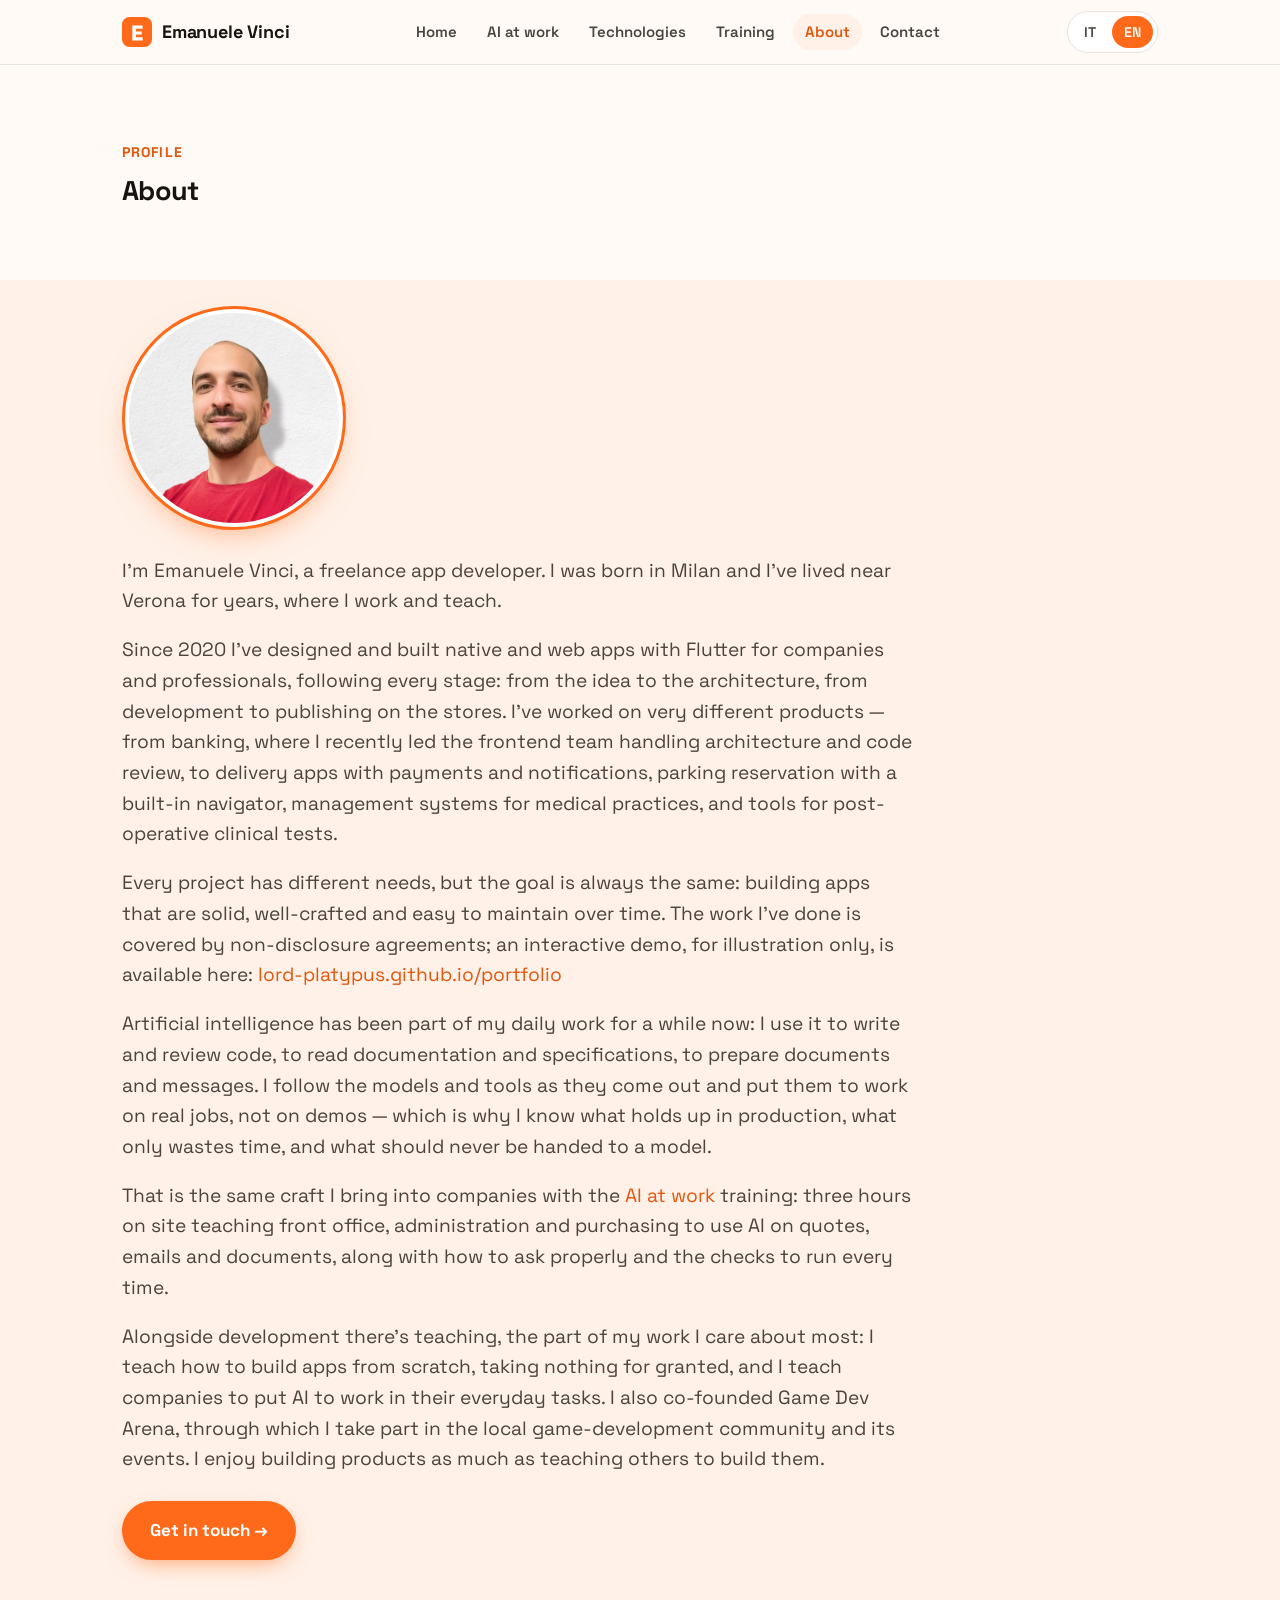
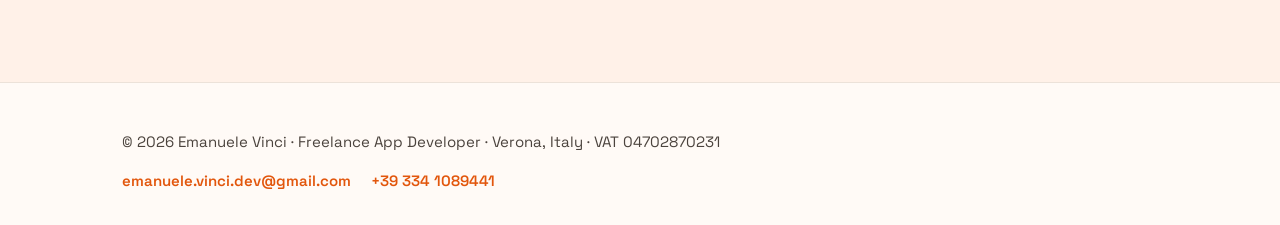
<file: en/about/index.html>
<!DOCTYPE html>
<html lang="en">
<head>
  <meta charset="UTF-8">
  <meta name="viewport" content="width=device-width, initial-scale=1">
  <title>About — Emanuele Vinci, Freelance App Developer</title>
  <meta name="description" content="Born in Milan, based near Verona. Freelance Flutter developer since 2020, I use AI in my daily work and teach companies to do the same. Co-founder of Game Dev Arena.">
  <meta name="author" content="Emanuele Vinci">

  <!-- Canonical + hreflang -->
  <link rel="canonical" href="https://emanuele-vinci.it/en/about/">
  <link rel="alternate" hreflang="it" href="https://emanuele-vinci.it/it/chi-sono/">
  <link rel="alternate" hreflang="en" href="https://emanuele-vinci.it/en/about/">
  <link rel="alternate" hreflang="x-default" href="https://emanuele-vinci.it/it/chi-sono/">

  <!-- Open Graph -->
  <meta property="og:type" content="profile">
  <meta property="og:site_name" content="Emanuele Vinci">
  <meta property="og:title" content="About — Emanuele Vinci, Freelance App Developer">
  <meta property="og:description" content="Born in Milan, based near Verona. Freelance Flutter developer since 2020, I use AI in my daily work and teach companies to do the same. Co-founder of Game Dev Arena.">
  <meta property="og:url" content="https://emanuele-vinci.it/en/about/">
  <meta property="og:image" content="https://emanuele-vinci.it/og-image.png">
  <meta property="og:image:width" content="1200">
  <meta property="og:image:height" content="630">
  <meta property="og:locale" content="en_US">
  <meta property="og:locale:alternate" content="it_IT">

  <!-- Twitter -->
  <meta name="twitter:card" content="summary_large_image">
  <meta name="twitter:title" content="About — Emanuele Vinci, Freelance App Developer">
  <meta name="twitter:description" content="Born in Milan, based near Verona. Freelance Flutter developer since 2020, I use AI in my daily work and teach companies to do the same. Co-founder of Game Dev Arena.">
  <meta name="twitter:image" content="https://emanuele-vinci.it/og-image.png">

  <link rel="icon" href="/favicon.svg" type="image/svg+xml">
  <meta name="theme-color" content="#ff6a1a">

  <link rel="preconnect" href="https://fonts.googleapis.com">
  <link rel="preconnect" href="https://fonts.gstatic.com" crossorigin>
  <link rel="stylesheet" href="https://fonts.googleapis.com/css2?family=Space+Grotesk:wght@400;500;600;700&display=swap">
  <link rel="stylesheet" href="/assets/styles.css">
</head>
<body>
  <a class="skip-link" href="#main">Skip to content</a>

  <header class="site-header">
    <div class="container">
      <a class="brand" href="/en/" aria-label="Emanuele Vinci — home">
        <svg class="mark" viewBox="0 0 32 32" aria-hidden="true" focusable="false">
          <rect width="32" height="32" rx="8" fill="#ff6a1a"></rect>
          <path d="M11 9h11v3.4h-7.2v3.0H21v3.3h-6.2v3.0H22V25H11z" fill="#fff"></path>
        </svg>
        <span>Emanuele Vinci</span>
      </a>
      <nav class="main-nav" aria-label="Main navigation">
        <a href="/en/">Home</a>
        <a href="/en/ai-at-work/">AI at work</a>
        <a href="/en/technologies/">Technologies</a>
        <a href="/en/training/">Training</a>
        <a href="/en/about/" aria-current="page">About</a>
        <a href="/en/#contact">Contact</a>
      </nav>
      <nav class="lang-switch" aria-label="Select language">
        <a href="/it/chi-sono/" lang="it">IT</a>
        <a href="/en/about/" lang="en" aria-current="true">EN</a>
      </nav>
    </div>
  </header>

  <main id="main">

    <section class="page-head bio-head">
      <div class="container">
        <p class="eyebrow">Profile</p>
        <h1>About</h1>
      </div>
    </section>

    <section class="section-alt prose bio-body" aria-label="Biography">
      <div class="container">
        <img class="about-photo" src="/assets/profile.webp" alt="Emanuele Vinci" width="240" height="240"
             onerror="this.style.display='none';">
        <p>I'm Emanuele Vinci, a freelance app developer. I was born in Milan and I've lived near Verona for years, where I work and teach.</p>
        <p>Since 2020 I've designed and built native and web apps with Flutter for companies and professionals, following every stage: from the idea to the architecture, from development to publishing on the stores. I've worked on very different products — from banking, where I recently led the frontend team handling architecture and code review, to delivery apps with payments and notifications, parking reservation with a built-in navigator, management systems for medical practices, and tools for post-operative clinical tests.</p>
        <p>Every project has different needs, but the goal is always the same: building apps that are solid, well-crafted and easy to maintain over time. The work I've done is covered by non-disclosure agreements; an interactive demo, for illustration only, is available here: <a href="https://lord-platypus.github.io/portfolio/" rel="noopener">lord-platypus.github.io/portfolio</a></p>
        <p>Artificial intelligence has been part of my daily work for a while now: I use it to write and review code, to read documentation and specifications, to prepare documents and messages. I follow the models and tools as they come out and put them to work on real jobs, not on demos — which is why I know what holds up in production, what only wastes time, and what should never be handed to a model.</p>
        <p>That is the same craft I bring into companies with the <a href="/en/ai-at-work/">AI at work</a> training: three hours on site teaching front office, administration and purchasing to use AI on quotes, emails and documents, along with how to ask properly and the checks to run every time.</p>
        <p>Alongside development there's teaching, the part of my work I care about most: I teach how to build apps from scratch, taking nothing for granted, and I teach companies to put AI to work in their everyday tasks. I also co-founded Game Dev Arena, through which I take part in the local game-development community and its events. I enjoy building products as much as teaching others to build them.</p>
        <p style="margin-top:26px;"><a class="btn btn-primary" href="/en/#contact">Get in touch →</a></p>
      </div>
    </section>

  </main>

  <footer class="site-footer">
    <div class="container">
      <p>© 2026 Emanuele Vinci · Freelance App Developer · Verona, Italy · VAT 04702870231</p>
      <p class="footer-contact">
        <a href="mailto:emanuele.vinci.dev@gmail.com">emanuele.vinci.dev@gmail.com</a>
        <a href="tel:+393341089441">+39 334 1089441</a>
      </p>
    </div>
  </footer>
</body>
</html>
</file>
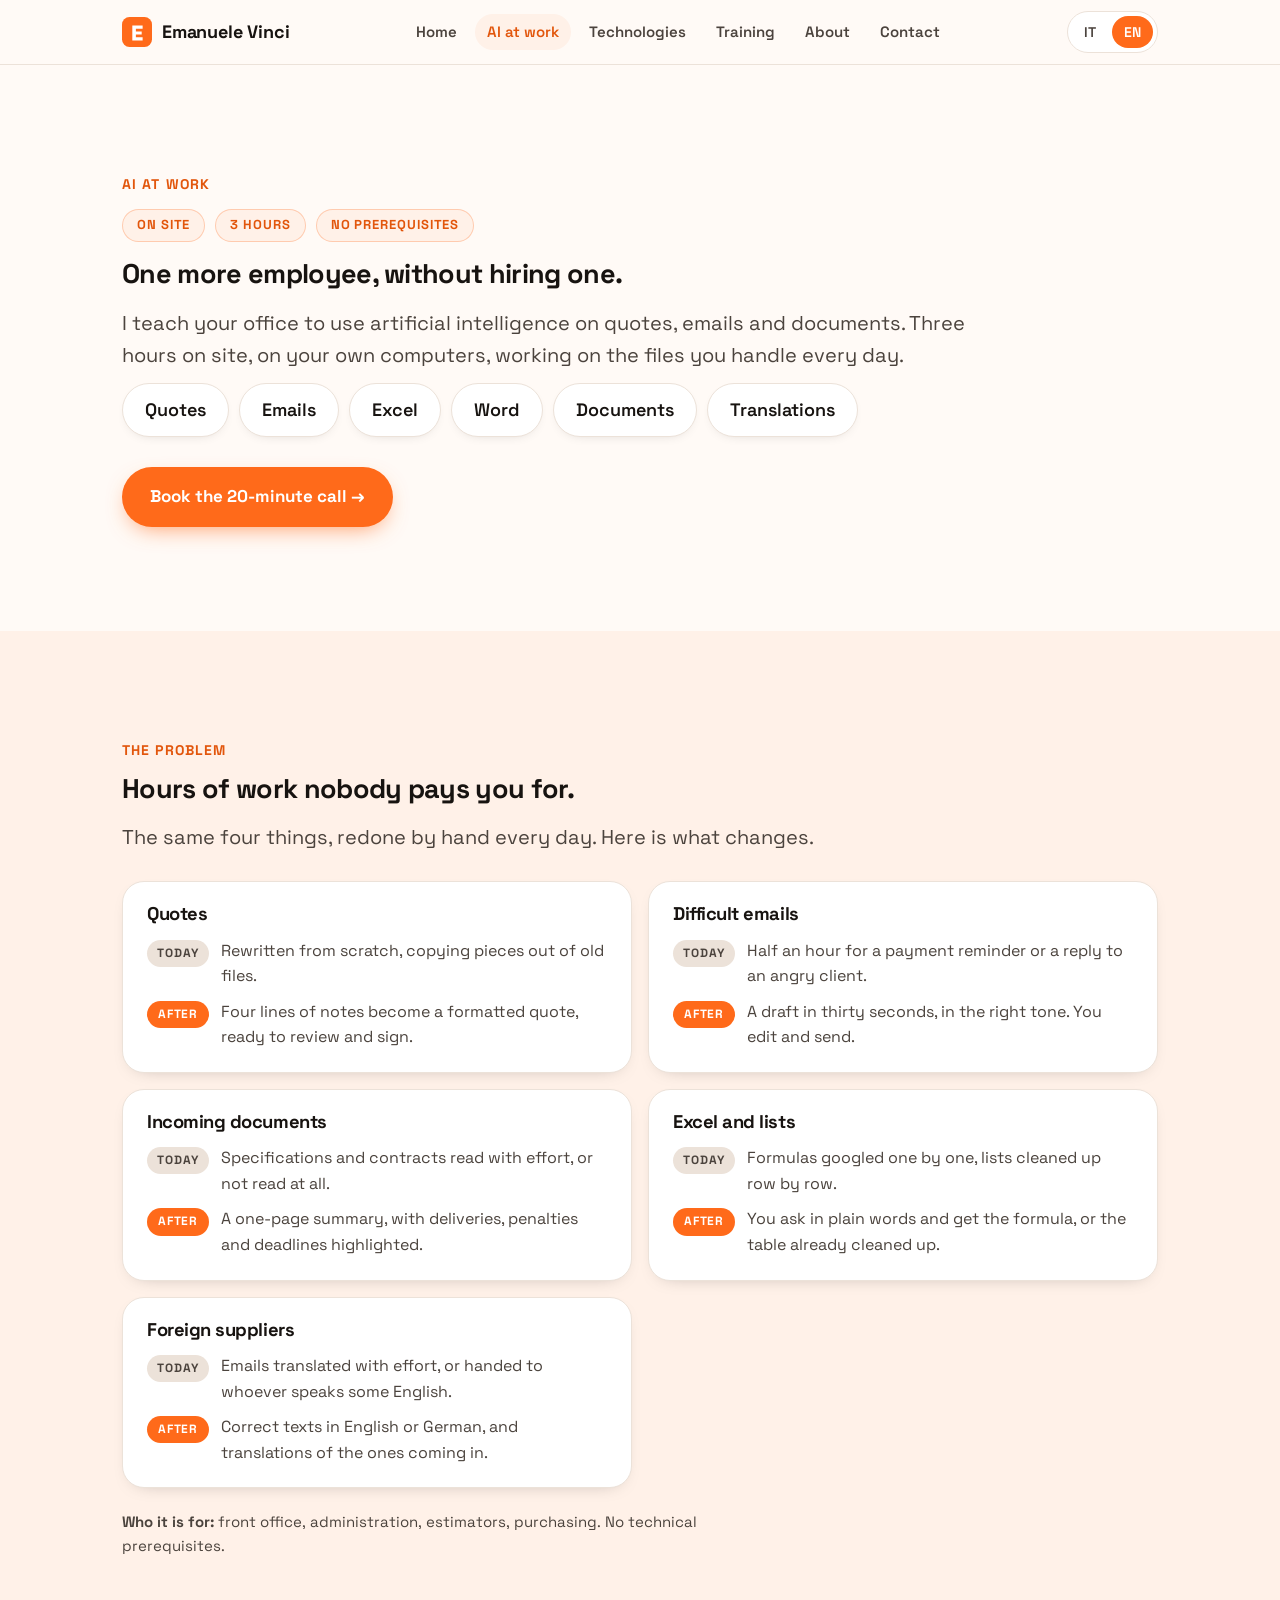
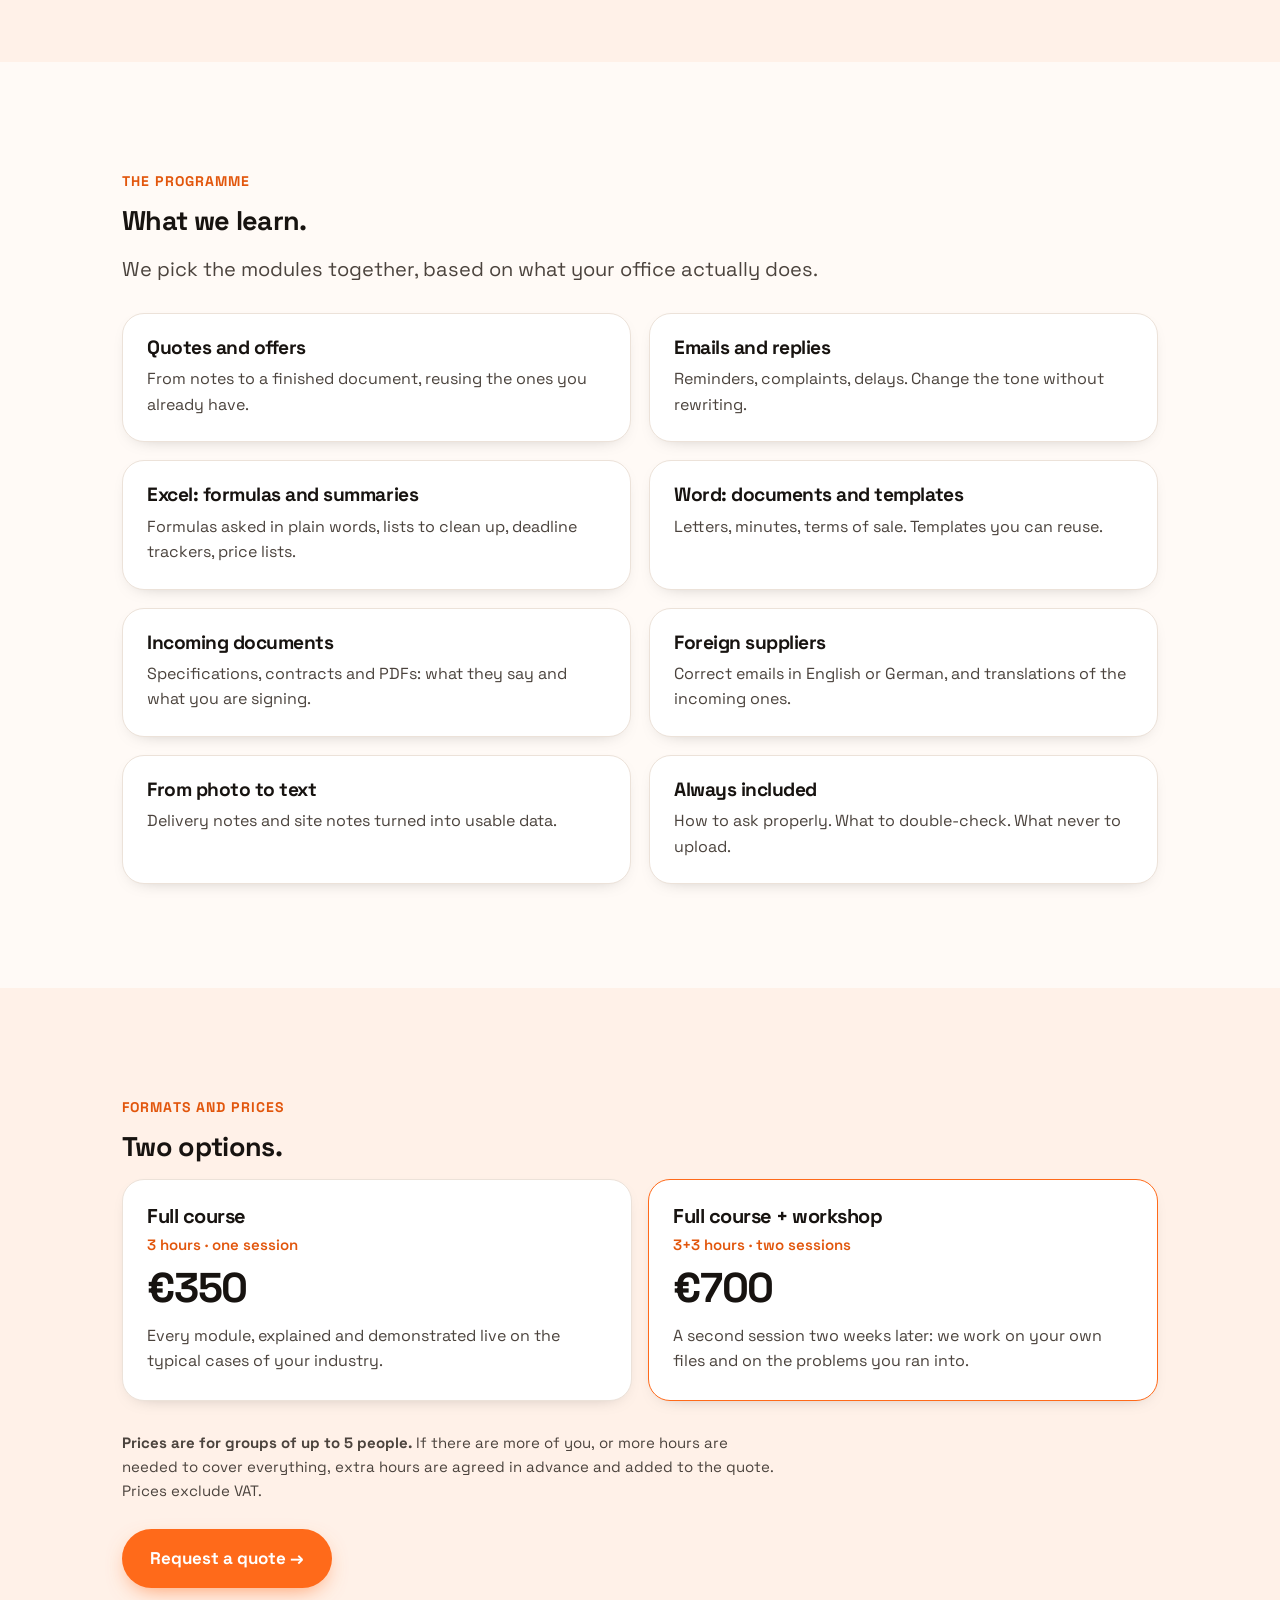
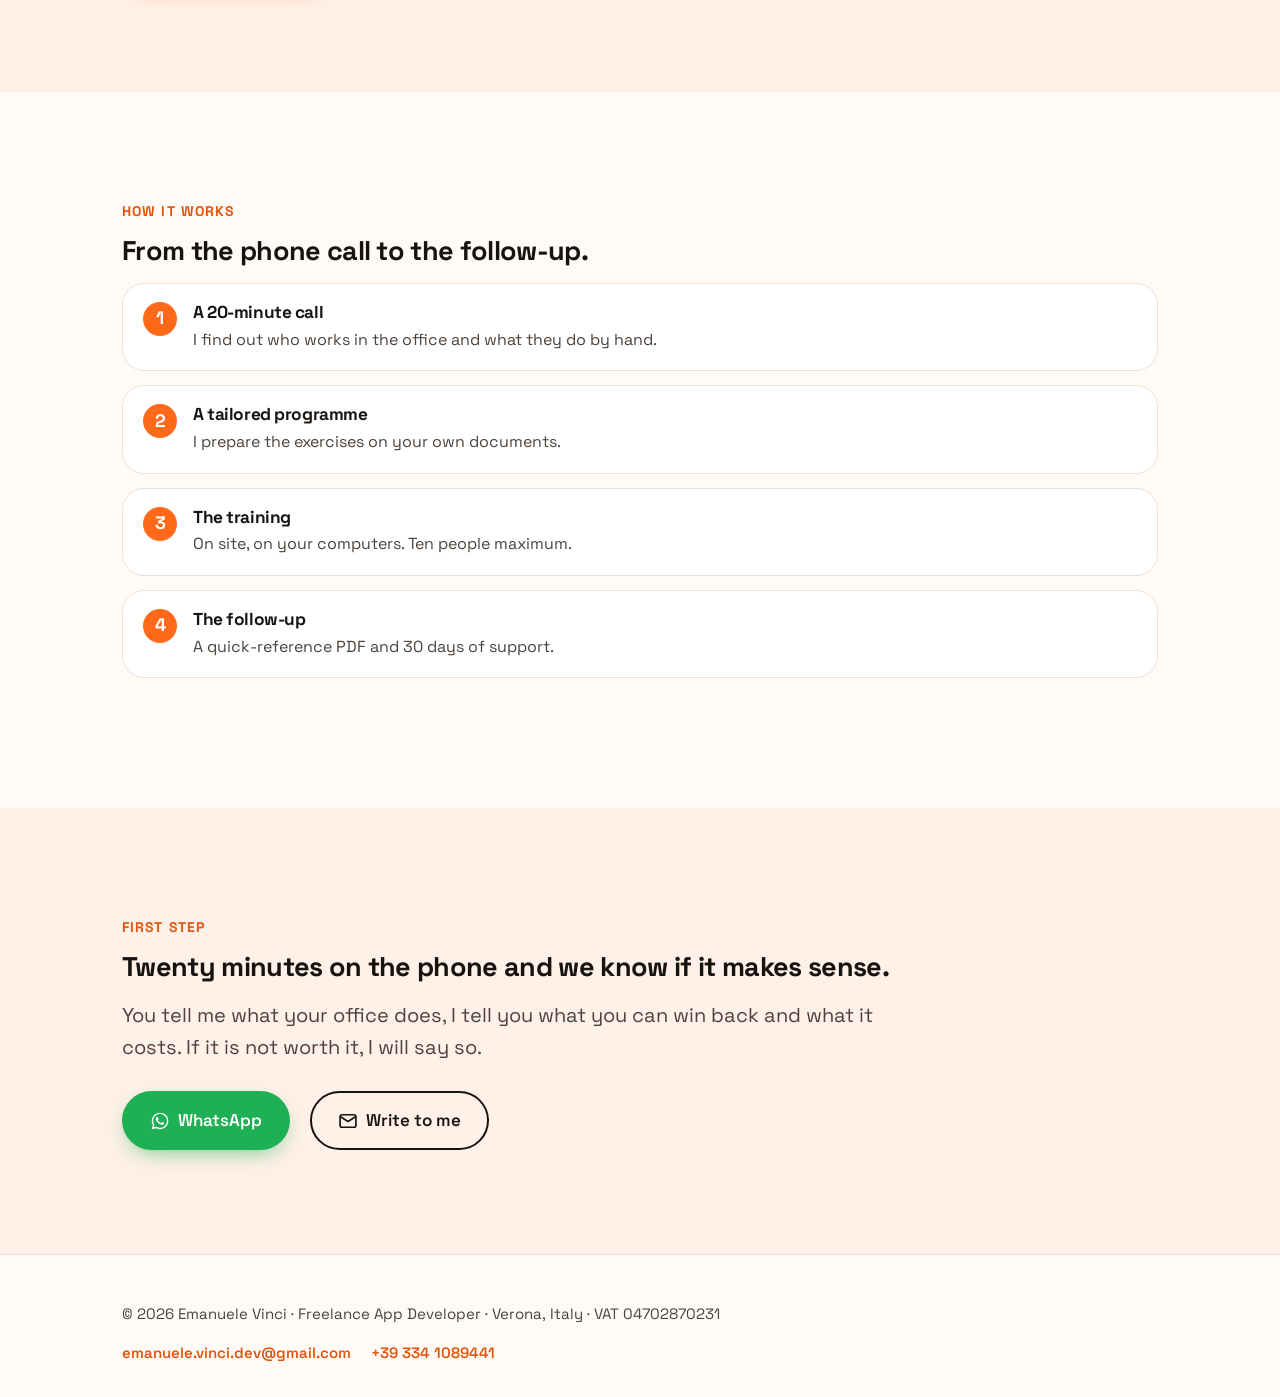
<file: en/ai-at-work/index.html>
<!DOCTYPE html>
<html lang="en">
<head>
  <meta charset="UTF-8">
  <meta name="viewport" content="width=device-width, initial-scale=1">
  <title>AI at work — AI training for companies | Emanuele Vinci</title>
  <meta name="description" content="Practical AI training for office teams: quotes, emails, Excel, Word, incoming documents and translations. 3 hours on site near Verona, Italy, no prerequisites. From €350.">
  <meta name="author" content="Emanuele Vinci">
  <meta name="keywords" content="AI training for companies, AI course for offices, ChatGPT training business, AI for quotes and emails, on-site AI workshop, AI training Verona Italy">

  <!-- Canonical + hreflang -->
  <link rel="canonical" href="https://emanuele-vinci.it/en/ai-at-work/">
  <link rel="alternate" hreflang="it" href="https://emanuele-vinci.it/it/ai-in-ufficio/">
  <link rel="alternate" hreflang="en" href="https://emanuele-vinci.it/en/ai-at-work/">
  <link rel="alternate" hreflang="x-default" href="https://emanuele-vinci.it/it/ai-in-ufficio/">

  <!-- Open Graph -->
  <meta property="og:type" content="website">
  <meta property="og:site_name" content="Emanuele Vinci">
  <meta property="og:title" content="AI at work — AI training for companies | Emanuele Vinci">
  <meta property="og:description" content="I teach your office to use AI on quotes, emails and documents. Three hours on site, no prerequisites.">
  <meta property="og:url" content="https://emanuele-vinci.it/en/ai-at-work/">
  <meta property="og:image" content="https://emanuele-vinci.it/og-image.png">
  <meta property="og:image:width" content="1200">
  <meta property="og:image:height" content="630">
  <meta property="og:locale" content="en_US">
  <meta property="og:locale:alternate" content="it_IT">

  <!-- Twitter -->
  <meta name="twitter:card" content="summary_large_image">
  <meta name="twitter:title" content="AI at work — AI training for companies | Emanuele Vinci">
  <meta name="twitter:description" content="I teach your office to use AI on quotes, emails and documents. Three hours on site, no prerequisites.">
  <meta name="twitter:image" content="https://emanuele-vinci.it/og-image.png">

  <link rel="icon" href="/favicon.svg" type="image/svg+xml">
  <meta name="theme-color" content="#ff6a1a">

  <link rel="preconnect" href="https://fonts.googleapis.com">
  <link rel="preconnect" href="https://fonts.gstatic.com" crossorigin>
  <link rel="stylesheet" href="https://fonts.googleapis.com/css2?family=Space+Grotesk:wght@400;500;600;700&display=swap">
  <link rel="stylesheet" href="/assets/styles.css">

  <!-- JSON-LD: Course + offers -->
  <script type="application/ld+json">
  {
    "@context": "https://schema.org",
    "@type": "Course",
    "name": "AI at work — AI training for office teams",
    "description": "Hands-on AI training for the office: quotes, emails, Excel, Word, incoming documents, translations and foreign suppliers. Three hours on site, on the company's own computers, with no technical prerequisites.",
    "inLanguage": "en",
    "teaches": ["Quotes and offers with AI", "Emails and replies", "Excel: formulas and summaries", "Word: documents and templates", "Reading incoming documents", "Translations and foreign suppliers", "From photo to text (OCR)", "Safe use and checking the output"],
    "audience": {
      "@type": "Audience",
      "audienceType": "Front office, administration, estimators, purchasing"
    },
    "coursePrerequisites": "No technical prerequisites",
    "provider": {
      "@type": "Person",
      "name": "Emanuele Vinci",
      "url": "https://emanuele-vinci.it",
      "email": "mailto:emanuele.vinci.dev@gmail.com",
      "telephone": "+39 334 1089441"
    },
    "hasCourseInstance": [
      {
        "@type": "CourseInstance",
        "name": "Full course",
        "description": "Every module, explained and demonstrated live on the typical cases of your industry.",
        "courseMode": "onsite",
        "courseWorkload": "PT3H",
        "maximumAttendeeCapacity": 5,
        "location": {
          "@type": "Place",
          "name": "On site, at your company — Verona area, Italy",
          "address": {
            "@type": "PostalAddress",
            "addressLocality": "Verona",
            "addressCountry": "IT"
          }
        },
        "offers": {
          "@type": "Offer",
          "price": "350",
          "priceCurrency": "EUR",
          "availability": "https://schema.org/InStock",
          "url": "https://emanuele-vinci.it/en/ai-at-work/"
        }
      },
      {
        "@type": "CourseInstance",
        "name": "Full course + workshop",
        "description": "Two three-hour sessions: in the second one we work on your own files and on the problems you ran into.",
        "courseMode": "onsite",
        "courseWorkload": "PT6H",
        "maximumAttendeeCapacity": 5,
        "location": {
          "@type": "Place",
          "name": "On site, at your company — Verona area, Italy",
          "address": {
            "@type": "PostalAddress",
            "addressLocality": "Verona",
            "addressCountry": "IT"
          }
        },
        "offers": {
          "@type": "Offer",
          "price": "700",
          "priceCurrency": "EUR",
          "availability": "https://schema.org/InStock",
          "url": "https://emanuele-vinci.it/en/ai-at-work/"
        }
      }
    ],
    "offers": {
      "@type": "AggregateOffer",
      "lowPrice": "350",
      "highPrice": "700",
      "priceCurrency": "EUR",
      "offerCount": 2
    }
  }
  </script>

  <!-- JSON-LD: FAQ -->
  <script type="application/ld+json">
  {
    "@context": "https://schema.org",
    "@type": "FAQPage",
    "mainEntity": [
      {
        "@type": "Question",
        "name": "Do we need any technical skills to attend?",
        "acceptedAnswer": {
          "@type": "Answer",
          "text": "No. The training is designed for front office, administration, estimators and purchasing. No technical prerequisites: we work inside the programs your office already uses."
        }
      },
      {
        "@type": "Question",
        "name": "How long is it and where does it take place?",
        "acceptedAnswer": {
          "@type": "Answer",
          "text": "Three hours in a single session, on site, on your own computers, with a maximum of five people. A second workshop session two weeks later is also available."
        }
      },
      {
        "@type": "Question",
        "name": "How much does the AI at work training cost?",
        "acceptedAnswer": {
          "@type": "Answer",
          "text": "The three-hour full course is €350. The full course plus workshop, 3+3 hours across two sessions, is €700."
        }
      },
      {
        "@type": "Question",
        "name": "Is the programme the same for everyone?",
        "acceptedAnswer": {
          "@type": "Answer",
          "text": "No. We pick the modules together, based on what your office actually does, and the exercises are built on your real documents."
        }
      }
    ]
  }
  </script>

  <!-- JSON-LD: Breadcrumb -->
  <script type="application/ld+json">
  {
    "@context": "https://schema.org",
    "@type": "BreadcrumbList",
    "itemListElement": [
      { "@type": "ListItem", "position": 1, "name": "Home", "item": "https://emanuele-vinci.it/en/" },
      { "@type": "ListItem", "position": 2, "name": "AI at work", "item": "https://emanuele-vinci.it/en/ai-at-work/" }
    ]
  }
  </script>
</head>
<body>
  <a class="skip-link" href="#main">Skip to content</a>

  <header class="site-header">
    <div class="container">
      <a class="brand" href="/en/" aria-label="Emanuele Vinci — home">
        <svg class="mark" viewBox="0 0 32 32" aria-hidden="true" focusable="false">
          <rect width="32" height="32" rx="8" fill="#ff6a1a"></rect>
          <path d="M11 9h11v3.4h-7.2v3.0H21v3.3h-6.2v3.0H22V25H11z" fill="#fff"></path>
        </svg>
        <span>Emanuele Vinci</span>
      </a>
      <nav class="main-nav" aria-label="Main navigation">
        <a href="/en/">Home</a>
        <a href="/en/ai-at-work/" aria-current="page">AI at work</a>
        <a href="/en/technologies/">Technologies</a>
        <a href="/en/training/">Training</a>
        <a href="/en/about/">About</a>
        <a href="/en/#contact">Contact</a>
      </nav>
      <nav class="lang-switch" aria-label="Select language">
        <a href="/it/ai-in-ufficio/" lang="it">IT</a>
        <a href="/en/ai-at-work/" lang="en" aria-current="true">EN</a>
      </nav>
    </div>
  </header>

  <main id="main">

    <!-- Hero -->
    <section class="page-head">
      <div class="container">
        <p class="eyebrow">AI at work</p>
        <ul class="badge-line">
          <li class="badge">On site</li>
          <li class="badge">3 hours</li>
          <li class="badge">No prerequisites</li>
        </ul>
        <h1>One more employee, without hiring one.</h1>
        <p class="page-intro">I teach your office to use artificial intelligence on quotes, emails and documents. Three hours on site, on your own computers, working on the files you handle every day.</p>
        <ul class="pill-row" aria-label="What we work on during the training">
          <li class="cat-pill">Quotes</li>
          <li class="cat-pill">Emails</li>
          <li class="cat-pill">Excel</li>
          <li class="cat-pill">Word</li>
          <li class="cat-pill">Documents</li>
          <li class="cat-pill">Translations</li>
        </ul>
        <a class="btn btn-primary" href="/en/?reason=ai#contact">Book the 20-minute call →</a>
      </div>
    </section>

    <!-- Problem -->
    <section class="section-alt" aria-labelledby="problem-title">
      <div class="container">
        <p class="eyebrow">The problem</p>
        <h2 id="problem-title">Hours of work nobody pays you for.</h2>
        <p class="section-lead">The same four things, redone by hand every day. Here is what changes.</p>

        <div class="compare-grid">
          <article class="compare-card">
            <h3>Quotes</h3>
            <div class="compare-row"><span class="tag tag-now">Today</span><p>Rewritten from scratch, copying pieces out of old files.</p></div>
            <div class="compare-row"><span class="tag tag-after">After</span><p>Four lines of notes become a formatted quote, ready to review and sign.</p></div>
          </article>
          <article class="compare-card">
            <h3>Difficult emails</h3>
            <div class="compare-row"><span class="tag tag-now">Today</span><p>Half an hour for a payment reminder or a reply to an angry client.</p></div>
            <div class="compare-row"><span class="tag tag-after">After</span><p>A draft in thirty seconds, in the right tone. You edit and send.</p></div>
          </article>
          <article class="compare-card">
            <h3>Incoming documents</h3>
            <div class="compare-row"><span class="tag tag-now">Today</span><p>Specifications and contracts read with effort, or not read at all.</p></div>
            <div class="compare-row"><span class="tag tag-after">After</span><p>A one-page summary, with deliveries, penalties and deadlines highlighted.</p></div>
          </article>
          <article class="compare-card">
            <h3>Excel and lists</h3>
            <div class="compare-row"><span class="tag tag-now">Today</span><p>Formulas googled one by one, lists cleaned up row by row.</p></div>
            <div class="compare-row"><span class="tag tag-after">After</span><p>You ask in plain words and get the formula, or the table already cleaned up.</p></div>
          </article>
          <article class="compare-card">
            <h3>Foreign suppliers</h3>
            <div class="compare-row"><span class="tag tag-now">Today</span><p>Emails translated with effort, or handed to whoever speaks some English.</p></div>
            <div class="compare-row"><span class="tag tag-after">After</span><p>Correct texts in English or German, and translations of the ones coming in.</p></div>
          </article>
        </div>

        <p class="note"><strong>Who it is for:</strong> front office, administration, estimators, purchasing. No technical prerequisites.</p>
      </div>
    </section>

    <!-- Programme -->
    <section aria-labelledby="programme-title">
      <div class="container">
        <p class="eyebrow">The programme</p>
        <h2 id="programme-title">What we learn.</h2>
        <p class="section-lead">We pick the modules together, based on what your office actually does.</p>

        <div class="tech-grid">
          <article class="tech-card">
            <h3>Quotes and offers</h3>
            <p>From notes to a finished document, reusing the ones you already have.</p>
          </article>
          <article class="tech-card">
            <h3>Emails and replies</h3>
            <p>Reminders, complaints, delays. Change the tone without rewriting.</p>
          </article>
          <article class="tech-card">
            <h3>Excel: formulas and summaries</h3>
            <p>Formulas asked in plain words, lists to clean up, deadline trackers, price lists.</p>
          </article>
          <article class="tech-card">
            <h3>Word: documents and templates</h3>
            <p>Letters, minutes, terms of sale. Templates you can reuse.</p>
          </article>
          <article class="tech-card">
            <h3>Incoming documents</h3>
            <p>Specifications, contracts and PDFs: what they say and what you are signing.</p>
          </article>
          <article class="tech-card">
            <h3>Foreign suppliers</h3>
            <p>Correct emails in English or German, and translations of the incoming ones.</p>
          </article>
          <article class="tech-card">
            <h3>From photo to text</h3>
            <p>Delivery notes and site notes turned into usable data.</p>
          </article>
          <article class="tech-card">
            <h3>Always included</h3>
            <p>How to ask properly. What to double-check. What never to upload.</p>
          </article>
        </div>
      </div>
    </section>

    <!-- Formats and prices -->
    <section class="section-alt" aria-labelledby="pricing-title">
      <div class="container">
        <p class="eyebrow">Formats and prices</p>
        <h2 id="pricing-title">Two options.</h2>

        <div class="pricing">
          <article class="price-card">
            <h3>Full course</h3>
            <p class="price-meta">3 hours · one session</p>
            <p class="price">€350</p>
            <p>Every module, explained and demonstrated live on the typical cases of your industry.</p>
          </article>
          <article class="price-card price-card--featured">
            <h3>Full course + workshop</h3>
            <p class="price-meta">3+3 hours · two sessions</p>
            <p class="price">€700</p>
            <p>A second session two weeks later: we work on your own files and on the problems you ran into.</p>
          </article>
        </div>

        <p class="note"><strong>Prices are for groups of up to 5 people.</strong> If there are more of you, or more hours are needed to cover everything, extra hours are agreed in advance and added to the quote. Prices exclude VAT.</p>
        <a class="btn btn-primary" href="/en/?reason=ai#contact">Request a quote →</a>
      </div>
    </section>

    <!-- How it works -->
    <section aria-labelledby="how-title">
      <div class="container">
        <p class="eyebrow">How it works</p>
        <h2 id="how-title">From the phone call to the follow-up.</h2>
        <ol class="syllabus">
          <li><div><h3>A 20-minute call</h3><p>I find out who works in the office and what they do by hand.</p></div></li>
          <li><div><h3>A tailored programme</h3><p>I prepare the exercises on your own documents.</p></div></li>
          <li><div><h3>The training</h3><p>On site, on your computers. Ten people maximum.</p></div></li>
          <li><div><h3>The follow-up</h3><p>A quick-reference PDF and 30 days of support.</p></div></li>
        </ol>
      </div>
    </section>

    <!-- CTA -->
    <section class="section-alt" aria-labelledby="cta-title">
      <div class="container">
        <p class="eyebrow">First step</p>
        <h2 id="cta-title">Twenty minutes on the phone and we know if it makes sense.</h2>
        <p class="section-lead">You tell me what your office does, I tell you what you can win back and what it costs. If it is not worth it, I will say so.</p>
        <p class="footer-contact">
          <a class="btn btn-wa" href="https://wa.me/393341089441?text=Hello%20Emanuele%2C%20I%20am%20writing%20about%20the%20AI%20at%20work%20training.%20I%20would%20like%20some%20information." target="_blank" rel="noopener">
            <svg viewBox="0 0 24 24" fill="currentColor" aria-hidden="true" focusable="false"><path d="M12.04 2C6.58 2 2.13 6.45 2.13 11.91c0 1.75.46 3.45 1.32 4.95L2 22l5.25-1.38a9.87 9.87 0 0 0 4.79 1.22h.01c5.46 0 9.91-4.45 9.91-9.91 0-2.65-1.03-5.14-2.9-7.01A9.82 9.82 0 0 0 12.04 2Zm0 18.15h-.01a8.2 8.2 0 0 1-4.18-1.15l-.3-.18-3.11.82.83-3.04-.2-.31a8.18 8.18 0 0 1-1.26-4.38c0-4.54 3.7-8.24 8.24-8.24 2.2 0 4.27.86 5.83 2.41a8.19 8.19 0 0 1 2.41 5.83c0 4.54-3.7 8.24-8.25 8.24Zm4.52-6.17c-.25-.12-1.47-.72-1.69-.81-.23-.08-.39-.12-.56.13-.16.25-.64.8-.79.97-.14.16-.29.19-.54.06-.25-.12-1.05-.39-2-1.23-.74-.66-1.24-1.47-1.38-1.72-.15-.25-.02-.39.11-.51.11-.11.25-.29.37-.44.12-.15.16-.25.25-.41.08-.17.04-.31-.02-.44-.06-.12-.56-1.35-.77-1.85-.2-.48-.4-.42-.56-.43h-.47c-.17 0-.44.06-.66.31-.23.25-.87.85-.87 2.07s.89 2.4 1.02 2.57c.12.16 1.75 2.67 4.24 3.74.59.26 1.05.41 1.41.52.59.19 1.13.16 1.56.1.48-.07 1.47-.6 1.68-1.18.21-.58.21-1.08.14-1.18-.06-.11-.22-.17-.47-.29Z"/></svg>
            WhatsApp
          </a>
          <a class="btn btn-ghost" href="mailto:emanuele.vinci.dev@gmail.com?subject=AI%20at%20work%20enquiry">
            <svg viewBox="0 0 24 24" fill="none" stroke="currentColor" stroke-width="2" stroke-linecap="round" stroke-linejoin="round" aria-hidden="true" focusable="false"><rect x="2.5" y="4.5" width="19" height="15" rx="2.5"/><path d="m3 7 9 5.5L21 7"/></svg>
            Write to me
          </a>
        </p>
      </div>
    </section>

  </main>

  <footer class="site-footer">
    <div class="container">
      <p>© 2026 Emanuele Vinci · Freelance App Developer · Verona, Italy · VAT 04702870231</p>
      <p class="footer-contact">
        <a href="mailto:emanuele.vinci.dev@gmail.com">emanuele.vinci.dev@gmail.com</a>
        <a href="tel:+393341089441">+39 334 1089441</a>
      </p>
    </div>
  </footer>
</body>
</html>
</file>
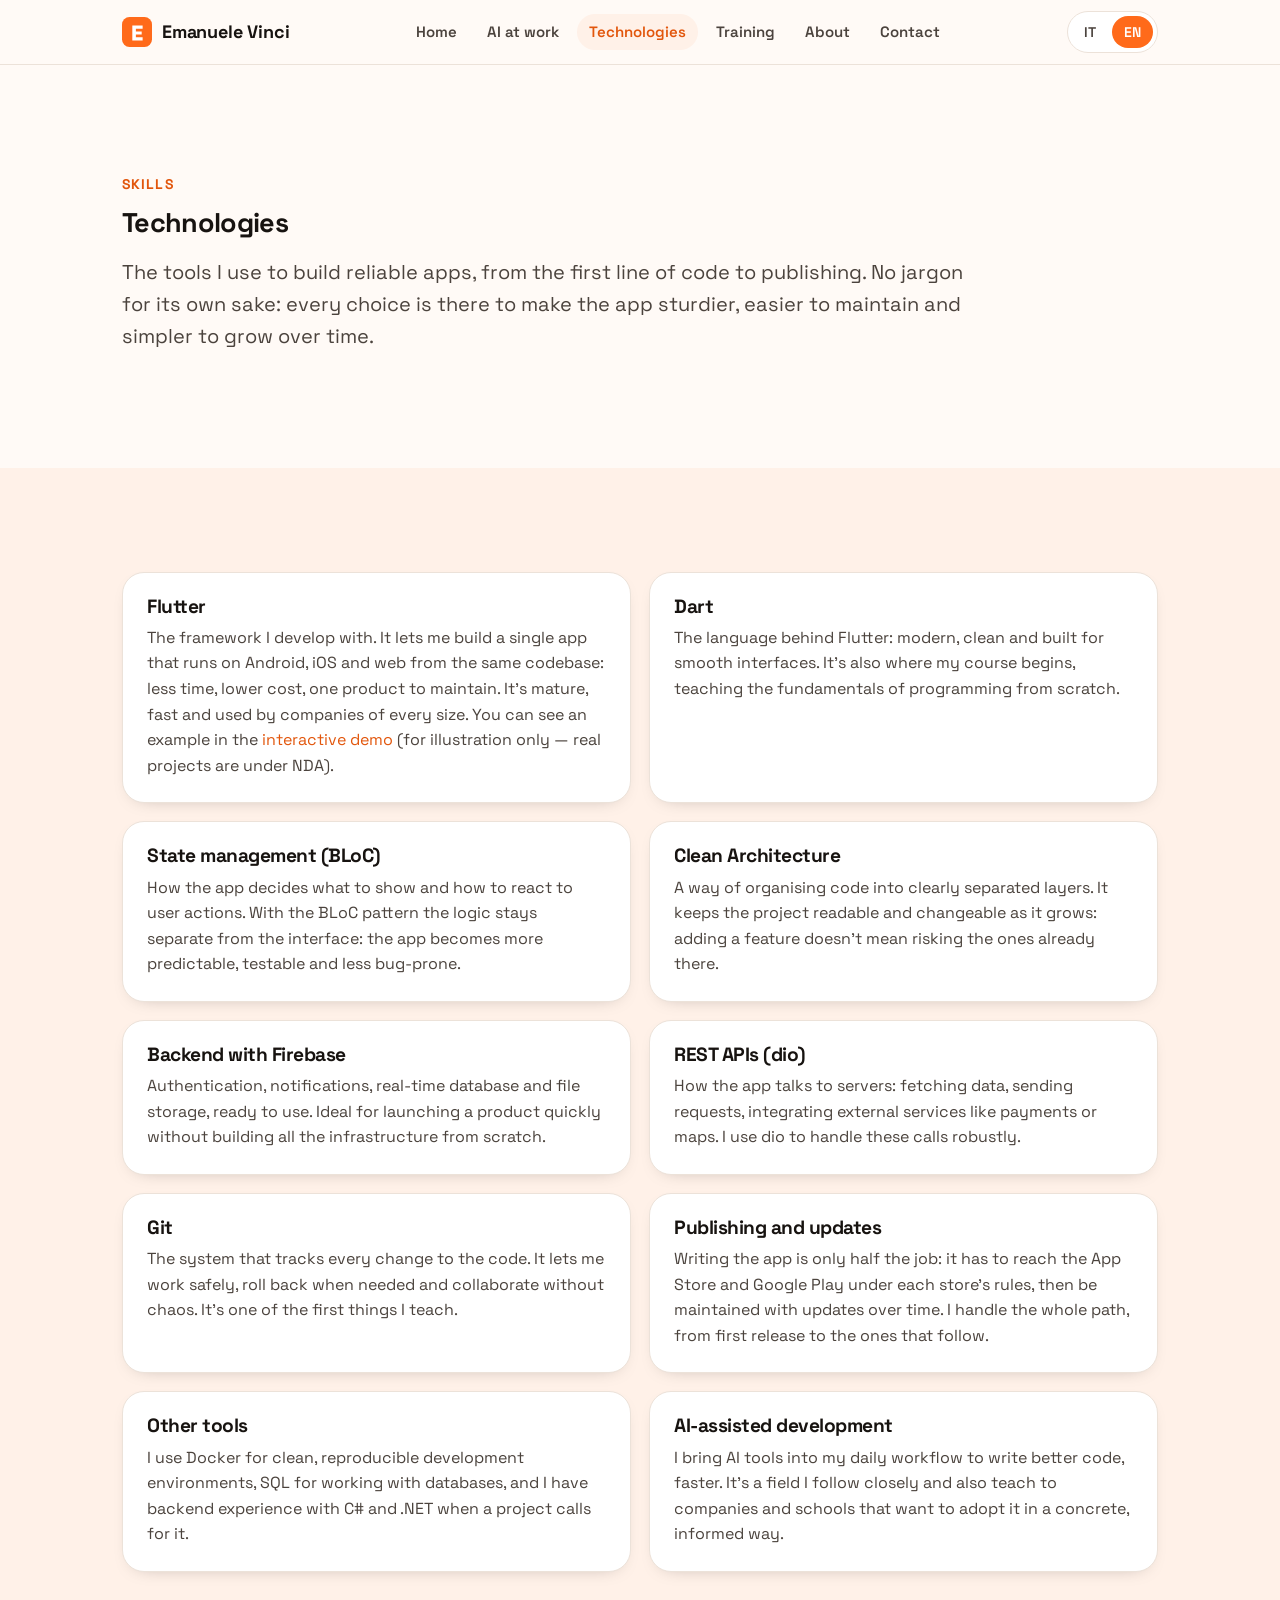
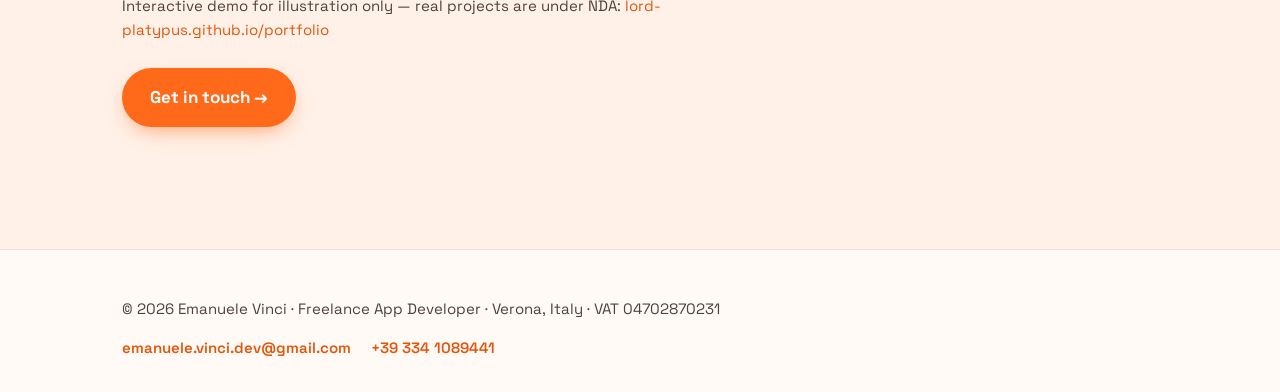
<file: en/technologies/index.html>
<!DOCTYPE html>
<html lang="en">
<head>
  <meta charset="UTF-8">
  <meta name="viewport" content="width=device-width, initial-scale=1">
  <title>Technologies — Flutter, Dart, backend and AI | Emanuele Vinci</title>
  <meta name="description" content="The technologies I build apps with: Flutter, Dart, state management, backend, store publishing and AI-assisted development.">
  <meta name="author" content="Emanuele Vinci">

  <!-- Canonical + hreflang -->
  <link rel="canonical" href="https://emanuele-vinci.it/en/technologies/">
  <link rel="alternate" hreflang="it" href="https://emanuele-vinci.it/it/tecnologie/">
  <link rel="alternate" hreflang="en" href="https://emanuele-vinci.it/en/technologies/">
  <link rel="alternate" hreflang="x-default" href="https://emanuele-vinci.it/it/tecnologie/">

  <!-- Open Graph -->
  <meta property="og:type" content="website">
  <meta property="og:site_name" content="Emanuele Vinci">
  <meta property="og:title" content="Technologies — Flutter, Dart, backend and AI | Emanuele Vinci">
  <meta property="og:description" content="The technologies I build apps with: Flutter, Dart, state management, backend, store publishing and AI-assisted development.">
  <meta property="og:url" content="https://emanuele-vinci.it/en/technologies/">
  <meta property="og:image" content="https://emanuele-vinci.it/og-image.png">
  <meta property="og:image:width" content="1200">
  <meta property="og:image:height" content="630">
  <meta property="og:locale" content="en_US">
  <meta property="og:locale:alternate" content="it_IT">

  <!-- Twitter -->
  <meta name="twitter:card" content="summary_large_image">
  <meta name="twitter:title" content="Technologies — Flutter, Dart, backend and AI | Emanuele Vinci">
  <meta name="twitter:description" content="The technologies I build apps with: Flutter, Dart, state management, backend, store publishing and AI-assisted development.">
  <meta name="twitter:image" content="https://emanuele-vinci.it/og-image.png">

  <link rel="icon" href="/favicon.svg" type="image/svg+xml">
  <meta name="theme-color" content="#ff6a1a">

  <link rel="preconnect" href="https://fonts.googleapis.com">
  <link rel="preconnect" href="https://fonts.gstatic.com" crossorigin>
  <link rel="stylesheet" href="https://fonts.googleapis.com/css2?family=Space+Grotesk:wght@400;500;600;700&display=swap">
  <link rel="stylesheet" href="/assets/styles.css">
</head>
<body>
  <a class="skip-link" href="#main">Skip to content</a>

  <header class="site-header">
    <div class="container">
      <a class="brand" href="/en/" aria-label="Emanuele Vinci — home">
        <svg class="mark" viewBox="0 0 32 32" aria-hidden="true" focusable="false">
          <rect width="32" height="32" rx="8" fill="#ff6a1a"></rect>
          <path d="M11 9h11v3.4h-7.2v3.0H21v3.3h-6.2v3.0H22V25H11z" fill="#fff"></path>
        </svg>
        <span>Emanuele Vinci</span>
      </a>
      <nav class="main-nav" aria-label="Main navigation">
        <a href="/en/">Home</a>
        <a href="/en/ai-at-work/">AI at work</a>
        <a href="/en/technologies/" aria-current="page">Technologies</a>
        <a href="/en/training/">Training</a>
        <a href="/en/about/">About</a>
        <a href="/en/#contact">Contact</a>
      </nav>
      <nav class="lang-switch" aria-label="Select language">
        <a href="/it/tecnologie/" lang="it">IT</a>
        <a href="/en/technologies/" lang="en" aria-current="true">EN</a>
      </nav>
    </div>
  </header>

  <main id="main">

    <section class="page-head">
      <div class="container">
        <p class="eyebrow">Skills</p>
        <h1>Technologies</h1>
        <p class="page-intro">The tools I use to build reliable apps, from the first line of code to publishing. No jargon for its own sake: every choice is there to make the app sturdier, easier to maintain and simpler to grow over time.</p>
      </div>
    </section>

    <section class="section-alt" aria-label="Technologies list">
      <div class="container">
        <div class="tech-grid">
          <article class="tech-card">
            <h3>Flutter</h3>
            <p>The framework I develop with. It lets me build a single app that runs on Android, iOS and web from the same codebase: less time, lower cost, one product to maintain. It's mature, fast and used by companies of every size. You can see an example in the <a href="https://lord-platypus.github.io/portfolio/" rel="noopener">interactive demo</a> (for illustration only — real projects are under NDA).</p>
          </article>
          <article class="tech-card">
            <h3>Dart</h3>
            <p>The language behind Flutter: modern, clean and built for smooth interfaces. It's also where my course begins, teaching the fundamentals of programming from scratch.</p>
          </article>
          <article class="tech-card">
            <h3>State management (BLoC)</h3>
            <p>How the app decides what to show and how to react to user actions. With the BLoC pattern the logic stays separate from the interface: the app becomes more predictable, testable and less bug-prone.</p>
          </article>
          <article class="tech-card">
            <h3>Clean Architecture</h3>
            <p>A way of organising code into clearly separated layers. It keeps the project readable and changeable as it grows: adding a feature doesn't mean risking the ones already there.</p>
          </article>
          <article class="tech-card">
            <h3>Backend with Firebase</h3>
            <p>Authentication, notifications, real-time database and file storage, ready to use. Ideal for launching a product quickly without building all the infrastructure from scratch.</p>
          </article>
          <article class="tech-card">
            <h3>REST APIs (dio)</h3>
            <p>How the app talks to servers: fetching data, sending requests, integrating external services like payments or maps. I use dio to handle these calls robustly.</p>
          </article>
          <article class="tech-card">
            <h3>Git</h3>
            <p>The system that tracks every change to the code. It lets me work safely, roll back when needed and collaborate without chaos. It's one of the first things I teach.</p>
          </article>
          <article class="tech-card">
            <h3>Publishing and updates</h3>
            <p>Writing the app is only half the job: it has to reach the App Store and Google Play under each store's rules, then be maintained with updates over time. I handle the whole path, from first release to the ones that follow.</p>
          </article>
          <article class="tech-card">
            <h3>Other tools</h3>
            <p>I use Docker for clean, reproducible development environments, SQL for working with databases, and I have backend experience with C# and .NET when a project calls for it.</p>
          </article>
          <article class="tech-card">
            <h3>AI-assisted development</h3>
            <p>I bring AI tools into my daily workflow to write better code, faster. It's a field I follow closely and also teach to companies and schools that want to adopt it in a concrete, informed way.</p>
          </article>
        </div>
        <p class="note">Interactive demo for illustration only — real projects are under NDA: <a href="https://lord-platypus.github.io/portfolio/" rel="noopener">lord-platypus.github.io/portfolio</a></p>
        <p style="margin-top:26px;"><a class="btn btn-primary" href="/en/#contact">Get in touch →</a></p>
      </div>
    </section>

  </main>

  <footer class="site-footer">
    <div class="container">
      <p>© 2026 Emanuele Vinci · Freelance App Developer · Verona, Italy · VAT 04702870231</p>
      <p class="footer-contact">
        <a href="mailto:emanuele.vinci.dev@gmail.com">emanuele.vinci.dev@gmail.com</a>
        <a href="tel:+393341089441">+39 334 1089441</a>
      </p>
    </div>
  </footer>
</body>
</html>
</file>
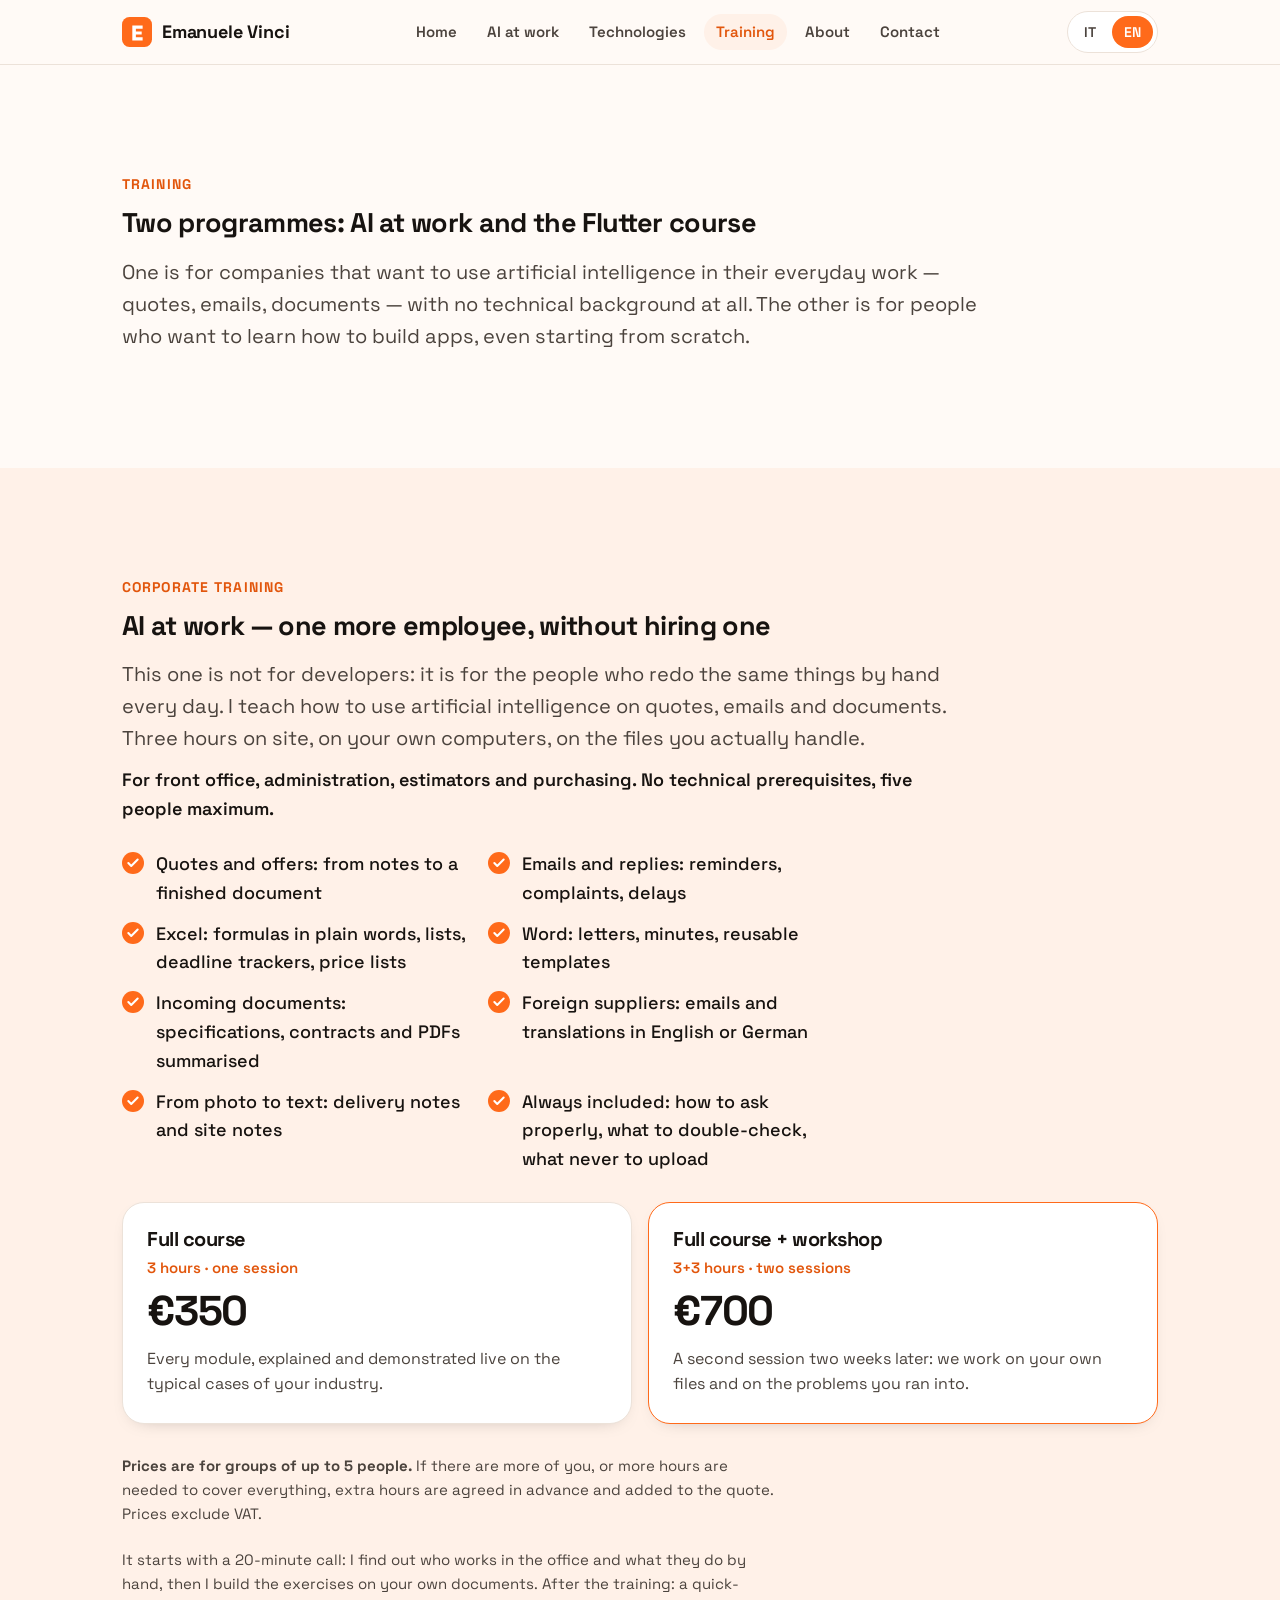
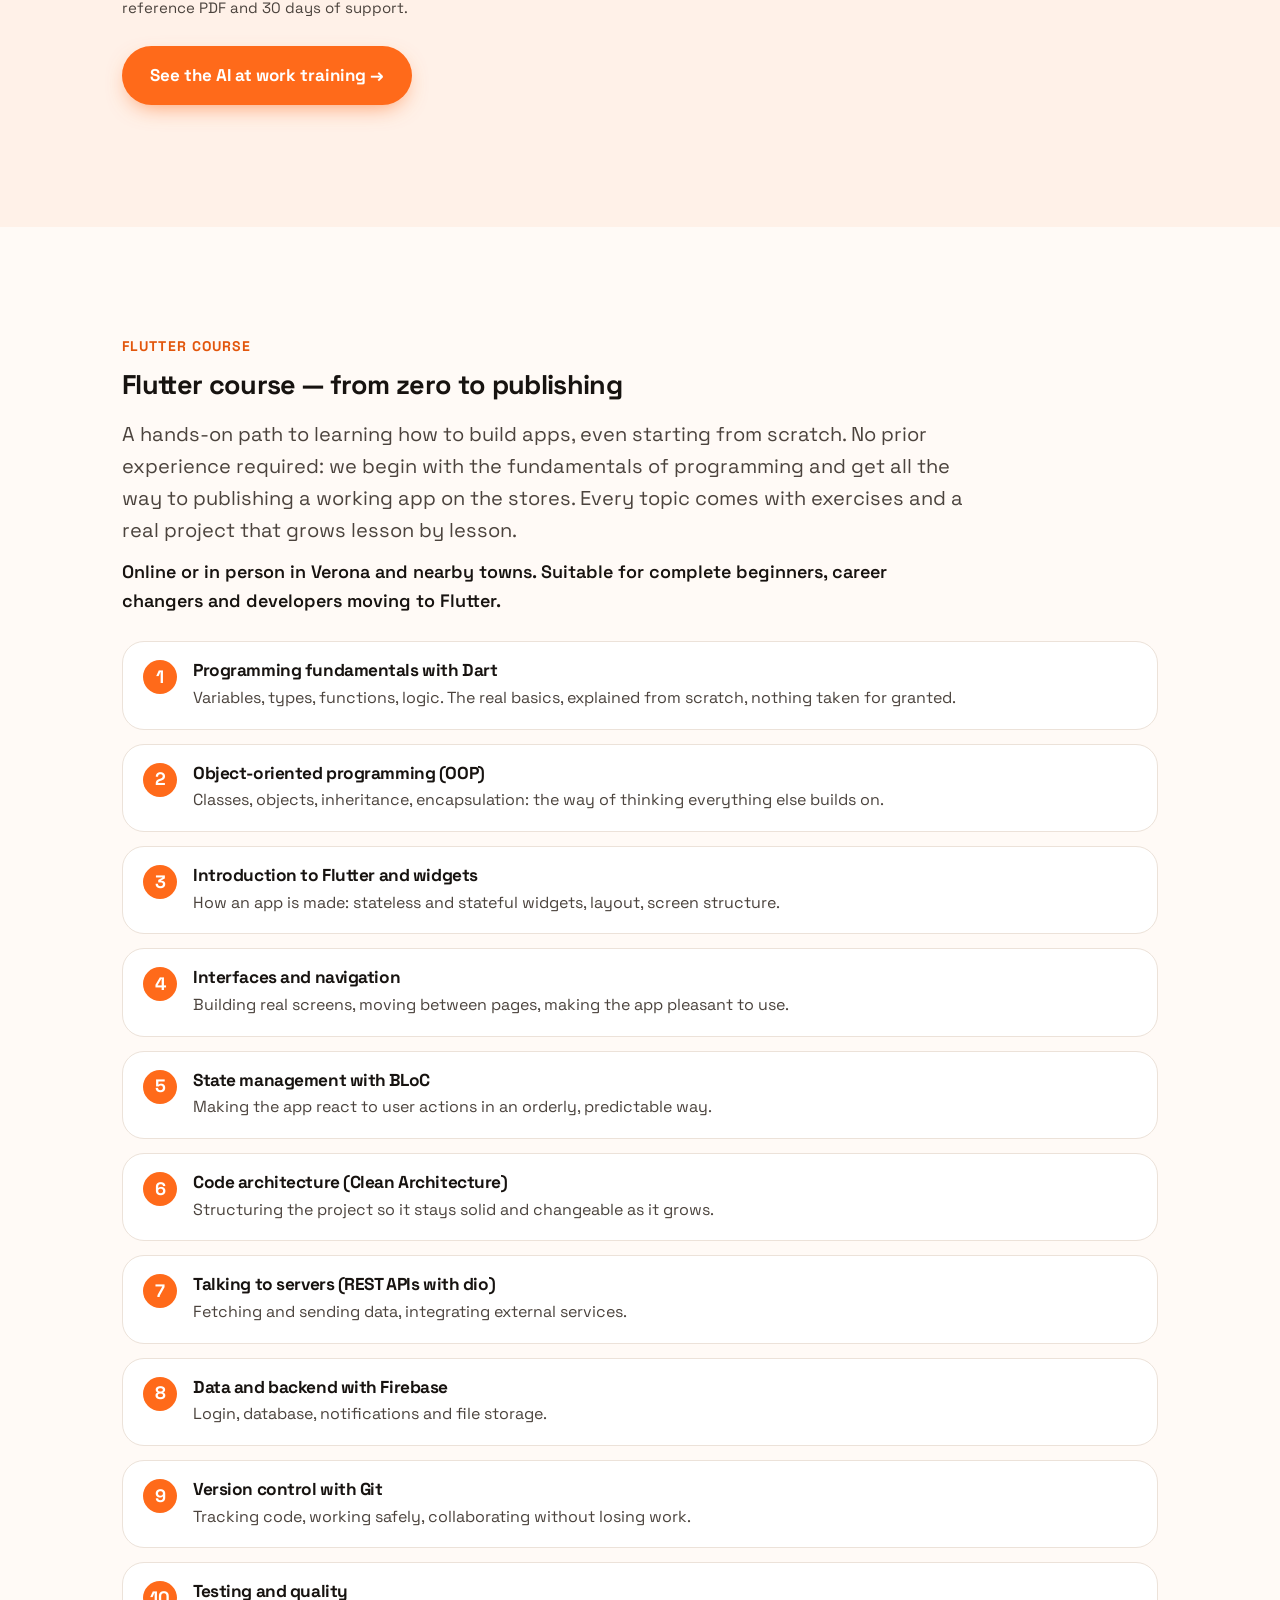
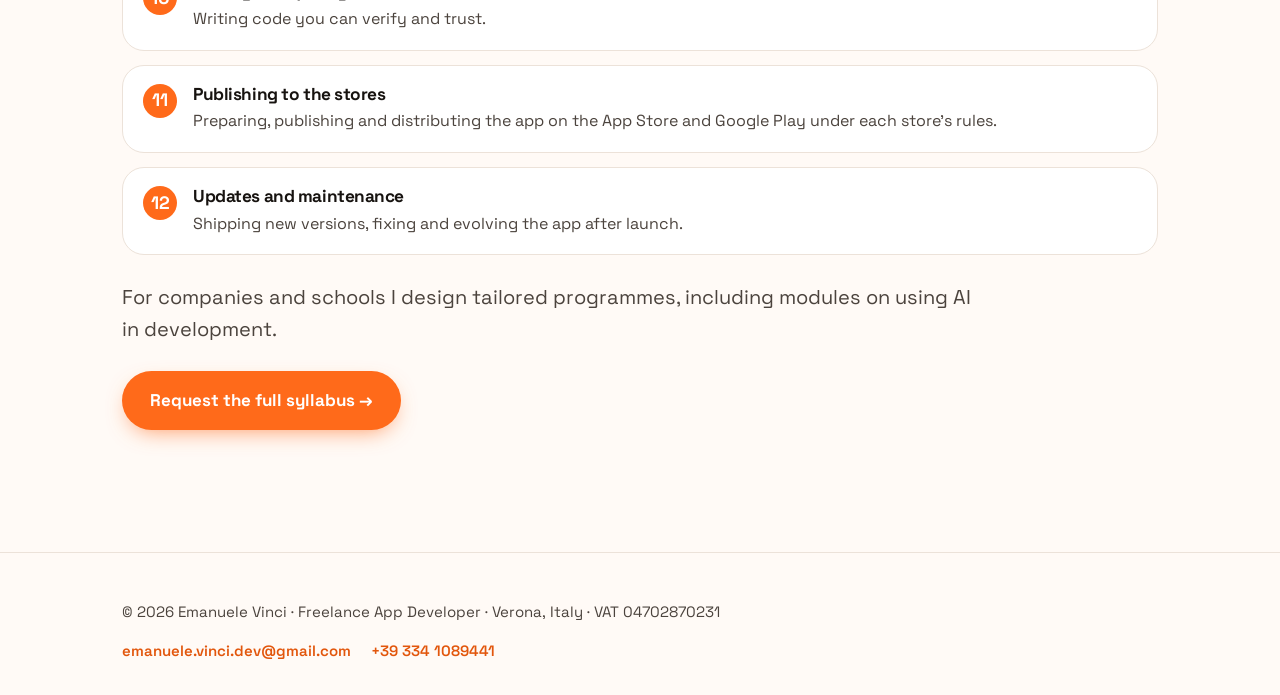
<file: en/training/index.html>
<!DOCTYPE html>
<html lang="en">
<head>
  <meta charset="UTF-8">
  <meta name="viewport" content="width=device-width, initial-scale=1">
  <title>Flutter course and AI at work training | Emanuele Vinci</title>
  <meta name="description" content="Two programmes: a Flutter course from zero to publishing, and AI training for office teams — quotes, emails, Excel and documents. Online or on site near Verona, Italy.">
  <meta name="author" content="Emanuele Vinci">

  <!-- Canonical + hreflang -->
  <link rel="canonical" href="https://emanuele-vinci.it/en/training/">
  <link rel="alternate" hreflang="it" href="https://emanuele-vinci.it/it/formazione/">
  <link rel="alternate" hreflang="en" href="https://emanuele-vinci.it/en/training/">
  <link rel="alternate" hreflang="x-default" href="https://emanuele-vinci.it/it/formazione/">

  <!-- Open Graph -->
  <meta property="og:type" content="website">
  <meta property="og:site_name" content="Emanuele Vinci">
  <meta property="og:title" content="Flutter course and AI at work training | Emanuele Vinci">
  <meta property="og:description" content="Two programmes: a Flutter course from zero to publishing, and AI training for office teams — quotes, emails, Excel and documents. Online or on site near Verona, Italy.">
  <meta property="og:url" content="https://emanuele-vinci.it/en/training/">
  <meta property="og:image" content="https://emanuele-vinci.it/og-image.png">
  <meta property="og:image:width" content="1200">
  <meta property="og:image:height" content="630">
  <meta property="og:locale" content="en_US">
  <meta property="og:locale:alternate" content="it_IT">

  <!-- Twitter -->
  <meta name="twitter:card" content="summary_large_image">
  <meta name="twitter:title" content="Flutter course and AI at work training | Emanuele Vinci">
  <meta name="twitter:description" content="Two programmes: a Flutter course from zero to publishing, and AI training for office teams — quotes, emails, Excel and documents. Online or on site near Verona, Italy.">
  <meta name="twitter:image" content="https://emanuele-vinci.it/og-image.png">

  <link rel="icon" href="/favicon.svg" type="image/svg+xml">
  <meta name="theme-color" content="#ff6a1a">

  <link rel="preconnect" href="https://fonts.googleapis.com">
  <link rel="preconnect" href="https://fonts.gstatic.com" crossorigin>
  <link rel="stylesheet" href="https://fonts.googleapis.com/css2?family=Space+Grotesk:wght@400;500;600;700&display=swap">
  <link rel="stylesheet" href="/assets/styles.css">

  <!-- JSON-LD: Course -->
  <script type="application/ld+json">
  {
    "@context": "https://schema.org",
    "@type": "Course",
    "name": "Flutter course — from zero to publishing",
    "description": "Hands-on Flutter course, from zero to publishing on the stores. No prior experience needed. Online or in person in Verona and nearby.",
    "inLanguage": "en",
    "provider": {
      "@type": "Person",
      "name": "Emanuele Vinci",
      "url": "https://emanuele-vinci.it"
    },
    "hasCourseInstance": {
      "@type": "CourseInstance",
      "courseMode": ["onsite", "online"],
      "location": {
        "@type": "Place",
        "name": "Verona, IT",
        "address": {
          "@type": "PostalAddress",
          "addressLocality": "Verona",
          "addressCountry": "IT"
        }
      }
    }
  }
  </script>

  <!-- JSON-LD: AI at work course -->
  <script type="application/ld+json">
  {
    "@context": "https://schema.org",
    "@type": "Course",
    "name": "AI at work — AI training for office teams",
    "description": "Hands-on AI training for the office: quotes, emails, Excel, Word, incoming documents and translations. Three hours on site, with no technical prerequisites.",
    "url": "https://emanuele-vinci.it/en/ai-at-work/",
    "inLanguage": "en",
    "coursePrerequisites": "No technical prerequisites",
    "provider": {
      "@type": "Person",
      "name": "Emanuele Vinci",
      "url": "https://emanuele-vinci.it"
    },
    "hasCourseInstance": {
      "@type": "CourseInstance",
      "courseMode": "onsite",
      "courseWorkload": "PT3H",
      "location": {
        "@type": "Place",
        "name": "On site, at your company — Verona area, Italy",
        "address": {
          "@type": "PostalAddress",
          "addressLocality": "Verona",
          "addressCountry": "IT"
        }
      }
    },
    "offers": {
      "@type": "AggregateOffer",
      "lowPrice": "350",
      "highPrice": "700",
      "priceCurrency": "EUR",
      "offerCount": 2,
      "url": "https://emanuele-vinci.it/en/ai-at-work/"
    }
  }
  </script>
</head>
<body>
  <a class="skip-link" href="#main">Skip to content</a>

  <header class="site-header">
    <div class="container">
      <a class="brand" href="/en/" aria-label="Emanuele Vinci — home">
        <svg class="mark" viewBox="0 0 32 32" aria-hidden="true" focusable="false">
          <rect width="32" height="32" rx="8" fill="#ff6a1a"></rect>
          <path d="M11 9h11v3.4h-7.2v3.0H21v3.3h-6.2v3.0H22V25H11z" fill="#fff"></path>
        </svg>
        <span>Emanuele Vinci</span>
      </a>
      <nav class="main-nav" aria-label="Main navigation">
        <a href="/en/">Home</a>
        <a href="/en/ai-at-work/">AI at work</a>
        <a href="/en/technologies/">Technologies</a>
        <a href="/en/training/" aria-current="page">Training</a>
        <a href="/en/about/">About</a>
        <a href="/en/#contact">Contact</a>
      </nav>
      <nav class="lang-switch" aria-label="Select language">
        <a href="/it/formazione/" lang="it">IT</a>
        <a href="/en/training/" lang="en" aria-current="true">EN</a>
      </nav>
    </div>
  </header>

  <main id="main">

    <section class="page-head">
      <div class="container">
        <p class="eyebrow">Training</p>
        <h1>Two programmes: AI at work and the Flutter course</h1>
        <p class="page-intro">One is for companies that want to use artificial intelligence in their everyday work — quotes, emails, documents — with no technical background at all. The other is for people who want to learn how to build apps, even starting from scratch.</p>
      </div>
    </section>

    <!-- Corporate training: AI at work -->
    <section class="section-alt" aria-labelledby="ai-training-title">
      <div class="container">
        <p class="eyebrow">Corporate training</p>
        <h2 id="ai-training-title">AI at work — one more employee, without hiring one</h2>
        <p class="page-intro">This one is not for developers: it is for the people who redo the same things by hand every day. I teach how to use artificial intelligence on quotes, emails and documents. Three hours on site, on your own computers, on the files you actually handle.</p>
        <p class="format-line">For front office, administration, estimators and purchasing. No technical prerequisites, five people maximum.</p>

        <ul class="topics">
          <li>Quotes and offers: from notes to a finished document</li>
          <li>Emails and replies: reminders, complaints, delays</li>
          <li>Excel: formulas in plain words, lists, deadline trackers, price lists</li>
          <li>Word: letters, minutes, reusable templates</li>
          <li>Incoming documents: specifications, contracts and PDFs summarised</li>
          <li>Foreign suppliers: emails and translations in English or German</li>
          <li>From photo to text: delivery notes and site notes</li>
          <li>Always included: how to ask properly, what to double-check, what never to upload</li>
        </ul>

        <div class="pricing">
          <article class="price-card">
            <h3>Full course</h3>
            <p class="price-meta">3 hours · one session</p>
            <p class="price">€350</p>
            <p>Every module, explained and demonstrated live on the typical cases of your industry.</p>
          </article>
          <article class="price-card price-card--featured">
            <h3>Full course + workshop</h3>
            <p class="price-meta">3+3 hours · two sessions</p>
            <p class="price">€700</p>
            <p>A second session two weeks later: we work on your own files and on the problems you ran into.</p>
          </article>
        </div>

        <p class="note"><strong>Prices are for groups of up to 5 people.</strong> If there are more of you, or more hours are needed to cover everything, extra hours are agreed in advance and added to the quote. Prices exclude VAT.</p>
        <p class="note">It starts with a 20-minute call: I find out who works in the office and what they do by hand, then I build the exercises on your own documents. After the training: a quick-reference PDF and 30 days of support.</p>
        <p style="margin-top:26px;"><a class="btn btn-primary" href="/en/ai-at-work/">See the AI at work training →</a></p>
      </div>
    </section>

    <section aria-labelledby="flutter-title">
      <div class="container">
        <p class="eyebrow">Flutter course</p>
        <h2 id="flutter-title">Flutter course — from zero to publishing</h2>
        <p class="page-intro">A hands-on path to learning how to build apps, even starting from scratch. No prior experience required: we begin with the fundamentals of programming and get all the way to publishing a working app on the stores. Every topic comes with exercises and a real project that grows lesson by lesson.</p>
        <p class="format-line">Online or in person in Verona and nearby towns. Suitable for complete beginners, career changers and developers moving to Flutter.</p>
        <ol class="syllabus">
          <li><div><h3>Programming fundamentals with Dart</h3><p>Variables, types, functions, logic. The real basics, explained from scratch, nothing taken for granted.</p></div></li>
          <li><div><h3>Object-oriented programming (OOP)</h3><p>Classes, objects, inheritance, encapsulation: the way of thinking everything else builds on.</p></div></li>
          <li><div><h3>Introduction to Flutter and widgets</h3><p>How an app is made: stateless and stateful widgets, layout, screen structure.</p></div></li>
          <li><div><h3>Interfaces and navigation</h3><p>Building real screens, moving between pages, making the app pleasant to use.</p></div></li>
          <li><div><h3>State management with BLoC</h3><p>Making the app react to user actions in an orderly, predictable way.</p></div></li>
          <li><div><h3>Code architecture (Clean Architecture)</h3><p>Structuring the project so it stays solid and changeable as it grows.</p></div></li>
          <li><div><h3>Talking to servers (REST APIs with dio)</h3><p>Fetching and sending data, integrating external services.</p></div></li>
          <li><div><h3>Data and backend with Firebase</h3><p>Login, database, notifications and file storage.</p></div></li>
          <li><div><h3>Version control with Git</h3><p>Tracking code, working safely, collaborating without losing work.</p></div></li>
          <li><div><h3>Testing and quality</h3><p>Writing code you can verify and trust.</p></div></li>
          <li><div><h3>Publishing to the stores</h3><p>Preparing, publishing and distributing the app on the App Store and Google Play under each store's rules.</p></div></li>
          <li><div><h3>Updates and maintenance</h3><p>Shipping new versions, fixing and evolving the app after launch.</p></div></li>
        </ol>
        <p class="page-intro">For companies and schools I design tailored programmes, including modules on using AI in development.</p>
        <p style="margin-top:26px;"><a class="btn btn-primary" href="/en/?reason=training#contact">Request the full syllabus →</a></p>
      </div>
    </section>

  </main>

  <footer class="site-footer">
    <div class="container">
      <p>© 2026 Emanuele Vinci · Freelance App Developer · Verona, Italy · VAT 04702870231</p>
      <p class="footer-contact">
        <a href="mailto:emanuele.vinci.dev@gmail.com">emanuele.vinci.dev@gmail.com</a>
        <a href="tel:+393341089441">+39 334 1089441</a>
      </p>
    </div>
  </footer>
</body>
</html>
</file>
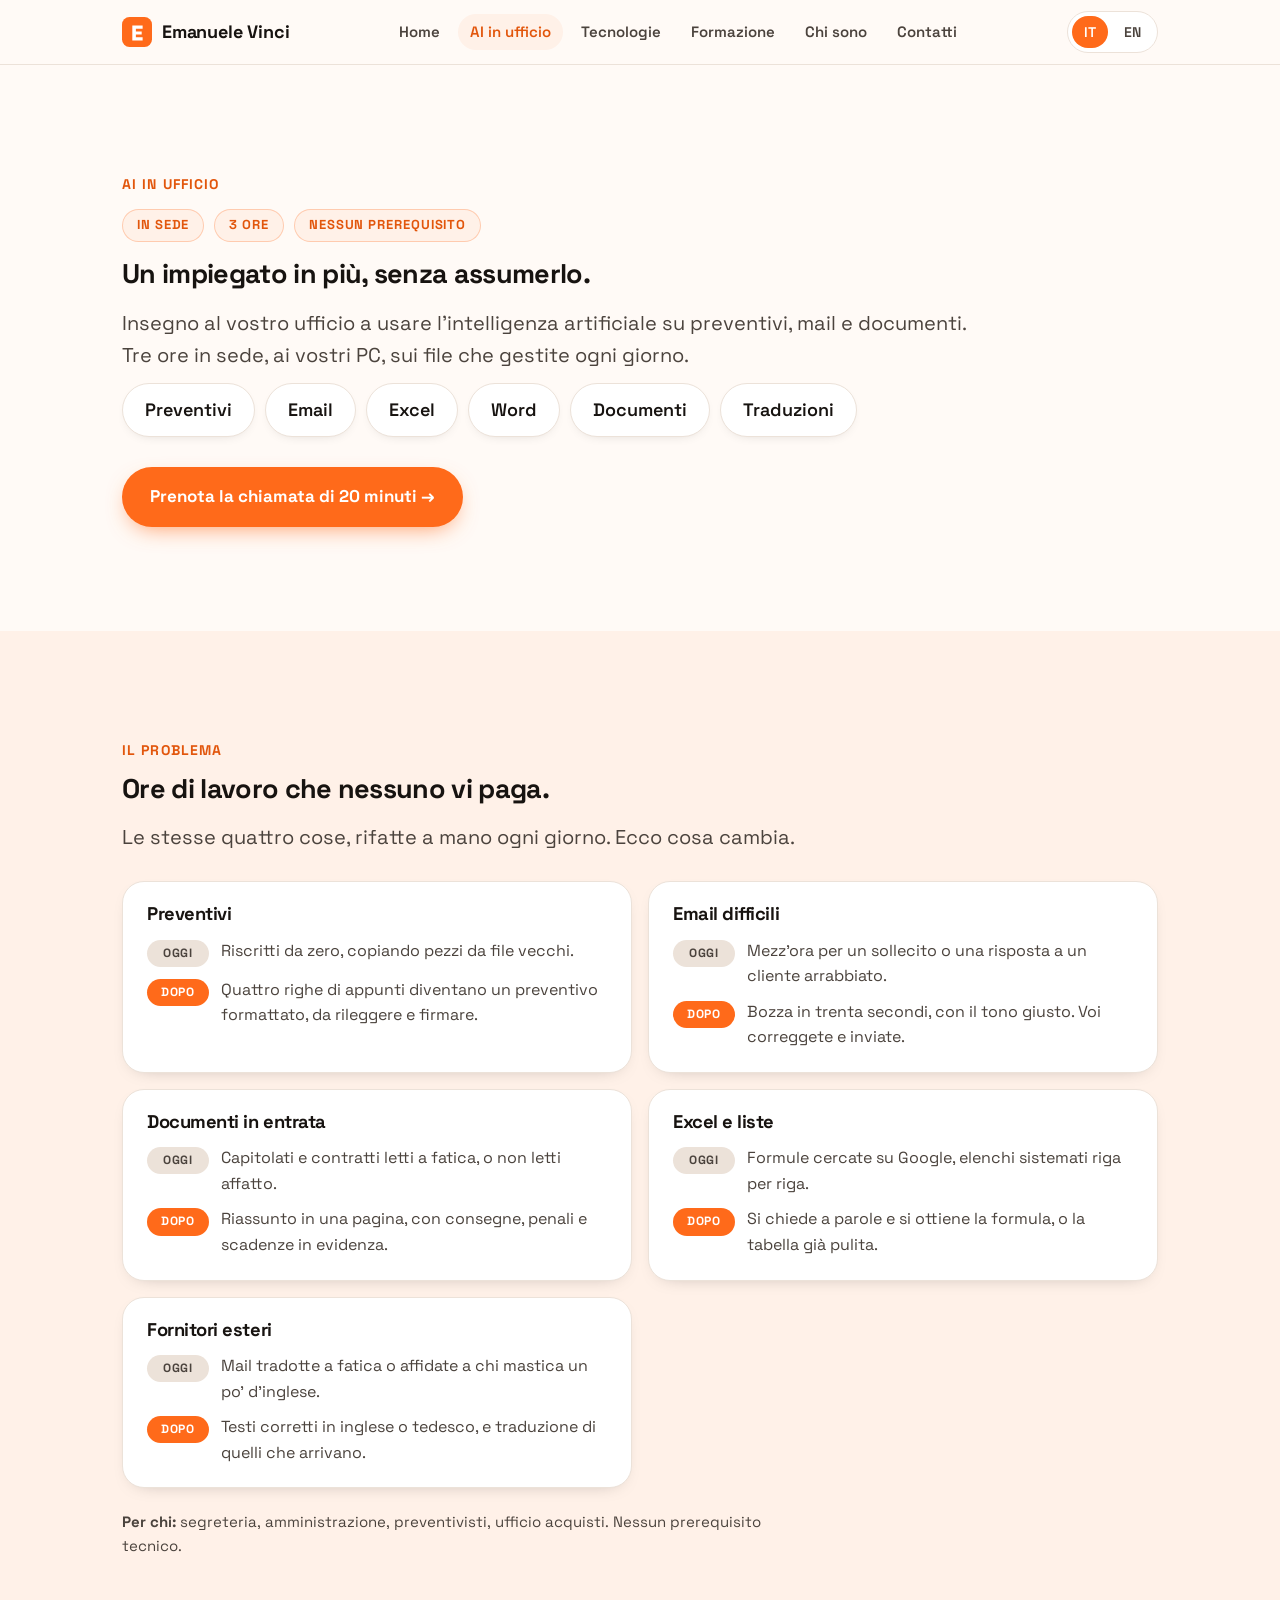
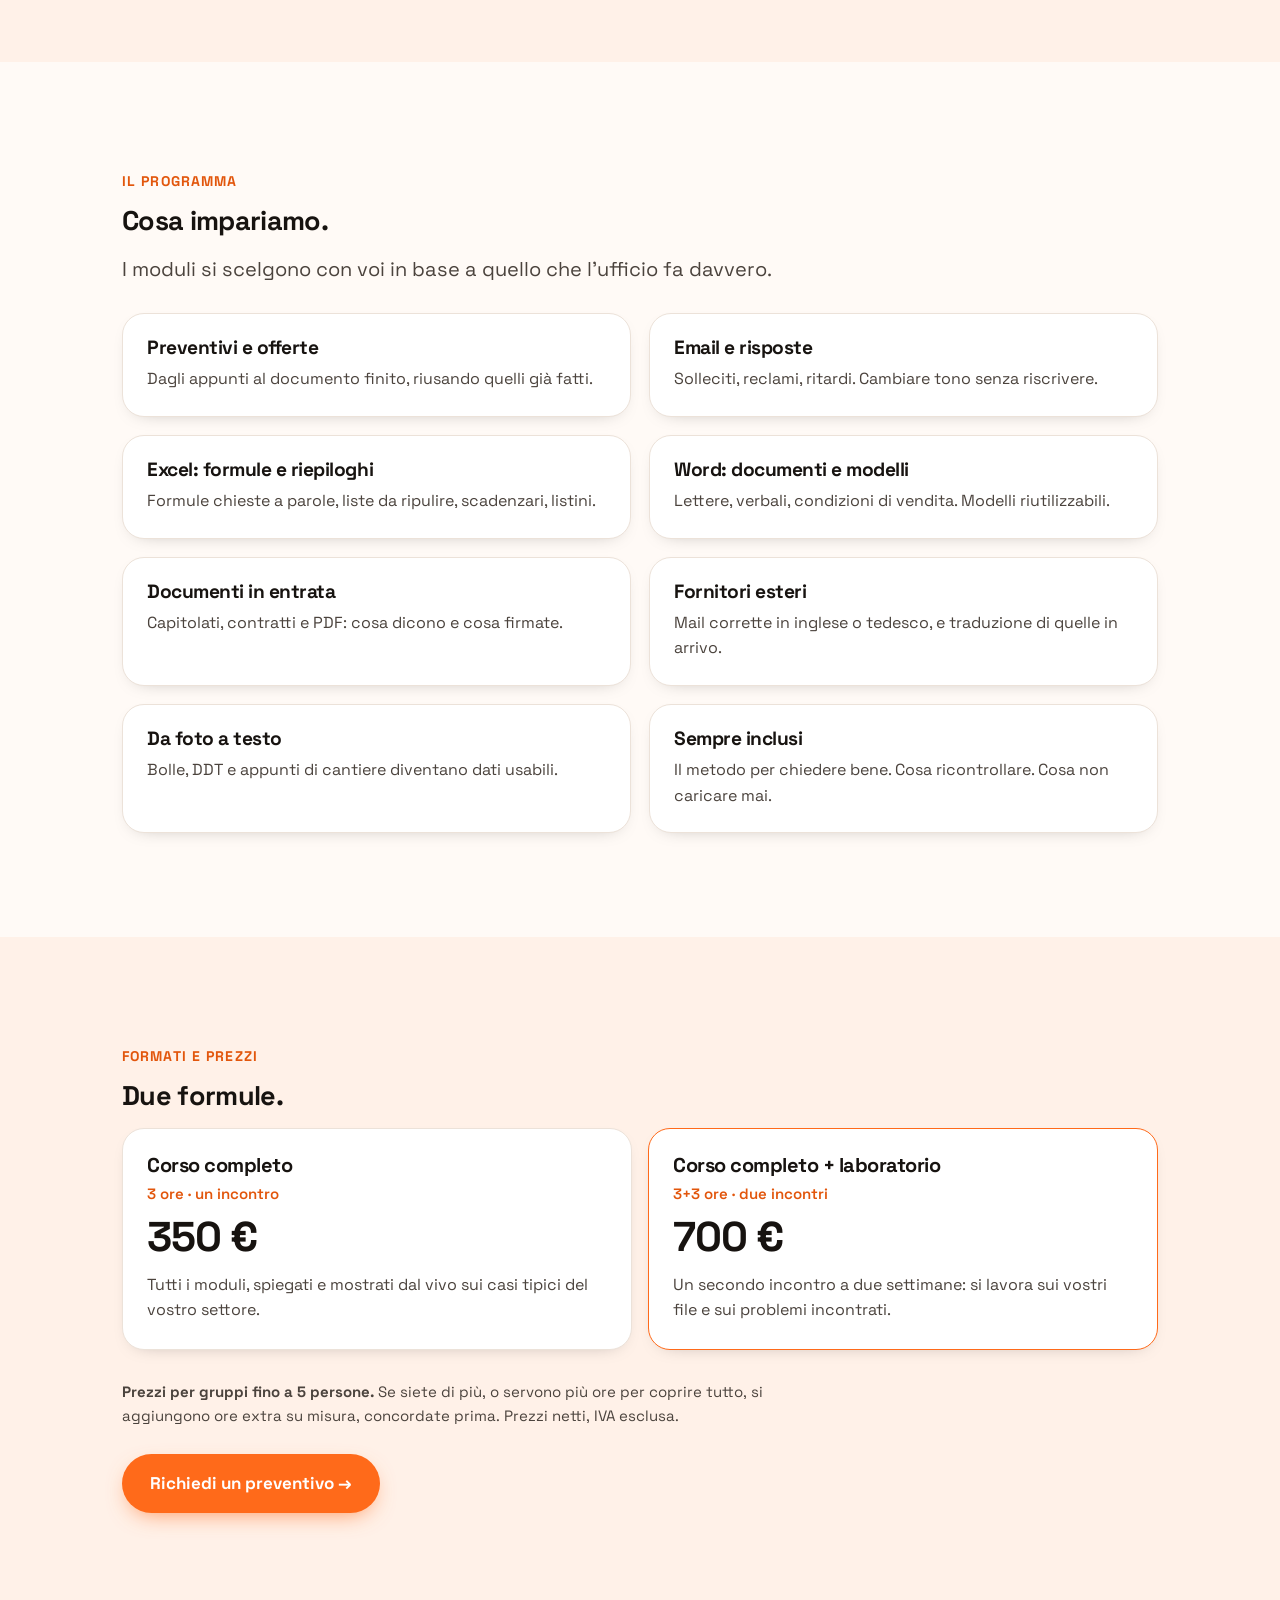
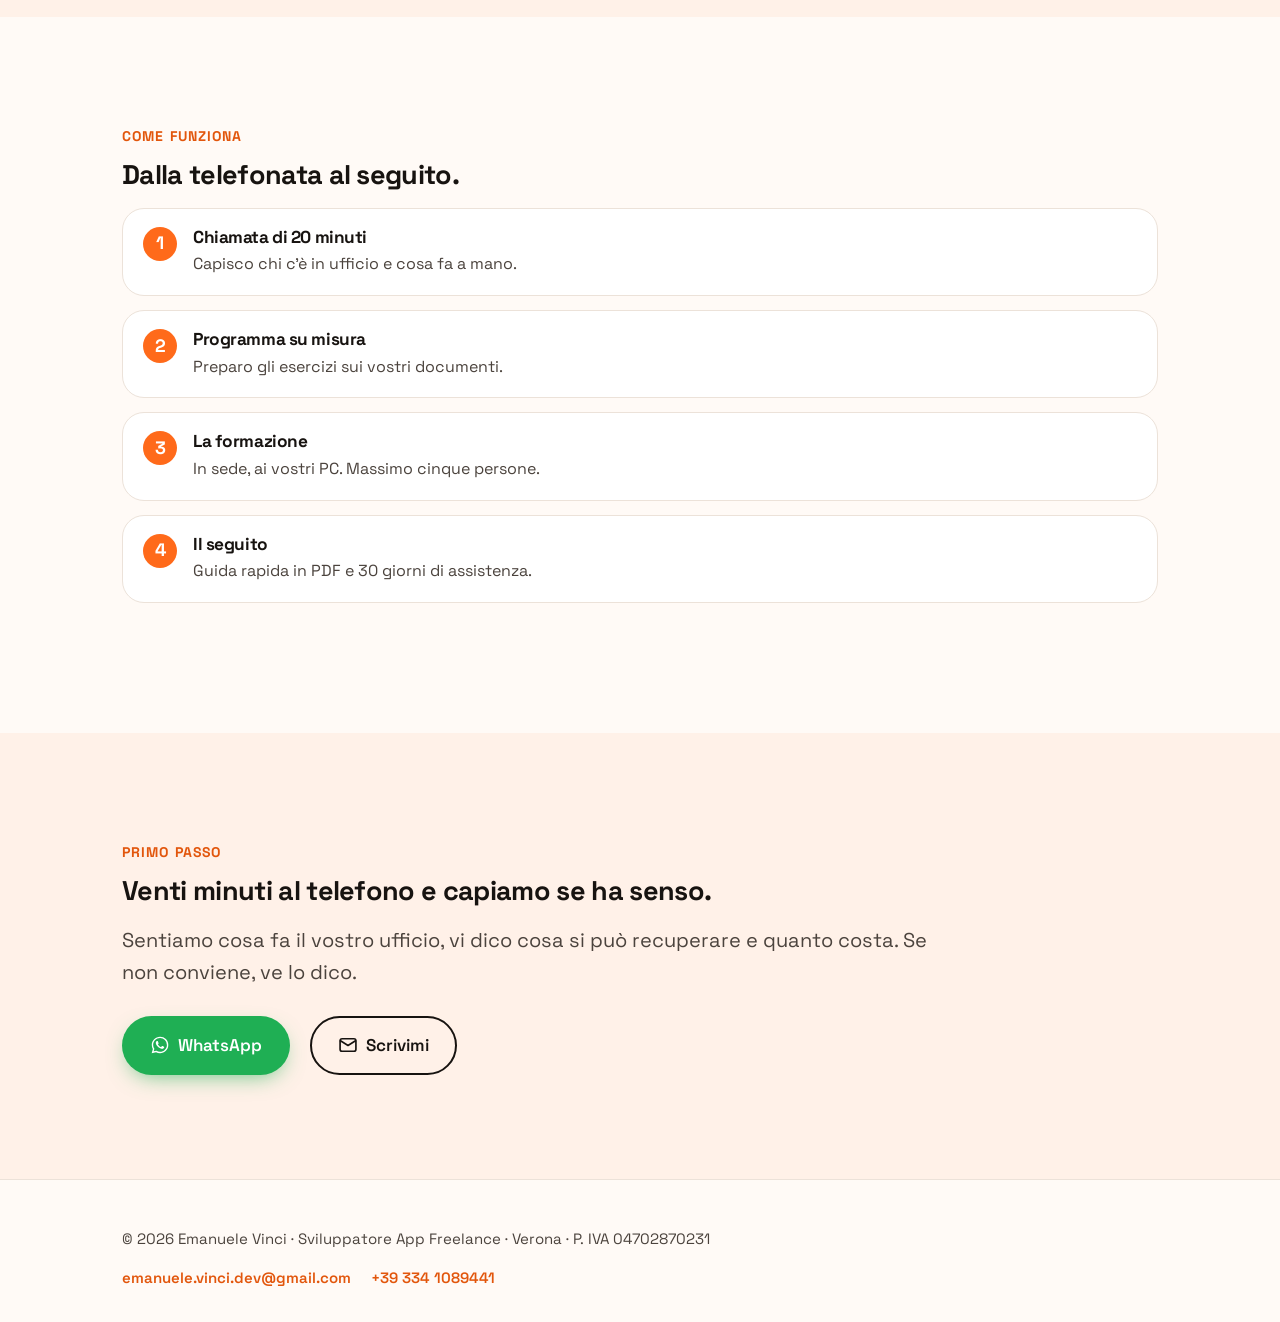
<file: it/ai-in-ufficio/index.html>
<!DOCTYPE html>
<html lang="it">
<head>
  <meta charset="UTF-8">
  <meta name="viewport" content="width=device-width, initial-scale=1">
  <title>Corso AI in ufficio per aziende — Verona | Emanuele Vinci</title>
  <meta name="description" content="Corso di intelligenza artificiale per l'ufficio: preventivi, email, Excel, Word, documenti e traduzioni. 3 ore in sede a Verona e provincia, nessun prerequisito. Da 350 €.">
  <meta name="author" content="Emanuele Vinci">
  <meta name="keywords" content="corso intelligenza artificiale aziende, corso AI ufficio, formazione AI Verona, ChatGPT per aziende, AI per preventivi, AI per email, corso AI in sede">

  <!-- Canonical + hreflang -->
  <link rel="canonical" href="https://emanuele-vinci.it/it/ai-in-ufficio/">
  <link rel="alternate" hreflang="it" href="https://emanuele-vinci.it/it/ai-in-ufficio/">
  <link rel="alternate" hreflang="en" href="https://emanuele-vinci.it/en/ai-at-work/">
  <link rel="alternate" hreflang="x-default" href="https://emanuele-vinci.it/it/ai-in-ufficio/">

  <!-- Open Graph -->
  <meta property="og:type" content="website">
  <meta property="og:site_name" content="Emanuele Vinci">
  <meta property="og:title" content="Corso AI in ufficio per aziende — Verona | Emanuele Vinci">
  <meta property="og:description" content="Insegno al vostro ufficio a usare l'intelligenza artificiale su preventivi, mail e documenti. 3 ore in sede, nessun prerequisito.">
  <meta property="og:url" content="https://emanuele-vinci.it/it/ai-in-ufficio/">
  <meta property="og:image" content="https://emanuele-vinci.it/og-image.png">
  <meta property="og:image:width" content="1200">
  <meta property="og:image:height" content="630">
  <meta property="og:locale" content="it_IT">
  <meta property="og:locale:alternate" content="en_US">

  <!-- Twitter -->
  <meta name="twitter:card" content="summary_large_image">
  <meta name="twitter:title" content="Corso AI in ufficio per aziende — Verona | Emanuele Vinci">
  <meta name="twitter:description" content="Insegno al vostro ufficio a usare l'intelligenza artificiale su preventivi, mail e documenti. 3 ore in sede, nessun prerequisito.">
  <meta name="twitter:image" content="https://emanuele-vinci.it/og-image.png">

  <link rel="icon" href="/favicon.svg" type="image/svg+xml">
  <meta name="theme-color" content="#ff6a1a">

  <link rel="preconnect" href="https://fonts.googleapis.com">
  <link rel="preconnect" href="https://fonts.gstatic.com" crossorigin>
  <link rel="stylesheet" href="https://fonts.googleapis.com/css2?family=Space+Grotesk:wght@400;500;600;700&display=swap">
  <link rel="stylesheet" href="/assets/styles.css">

  <!-- JSON-LD: Course + offerte -->
  <script type="application/ld+json">
  {
    "@context": "https://schema.org",
    "@type": "Course",
    "name": "AI in ufficio — corso di intelligenza artificiale per aziende",
    "description": "Corso pratico di intelligenza artificiale per l'ufficio: preventivi, email, Excel, Word, documenti in entrata, traduzioni e fornitori esteri. Tre ore in sede, ai PC dell'azienda, senza prerequisiti tecnici.",
    "inLanguage": "it",
    "teaches": ["Preventivi e offerte con l'AI", "Email e risposte", "Excel: formule e riepiloghi", "Word: documenti e modelli", "Lettura di documenti in entrata", "Traduzioni e fornitori esteri", "Da foto a testo (OCR)", "Uso sicuro e verifica dei risultati"],
    "audience": {
      "@type": "Audience",
      "audienceType": "Segreteria, amministrazione, preventivisti, ufficio acquisti"
    },
    "coursePrerequisites": "Nessun prerequisito tecnico",
    "provider": {
      "@type": "Person",
      "name": "Emanuele Vinci",
      "url": "https://emanuele-vinci.it",
      "email": "mailto:emanuele.vinci.dev@gmail.com",
      "telephone": "+39 334 1089441"
    },
    "hasCourseInstance": [
      {
        "@type": "CourseInstance",
        "name": "Corso completo",
        "description": "Tutti i moduli, spiegati e mostrati dal vivo sui casi tipici del vostro settore.",
        "courseMode": "onsite",
        "courseWorkload": "PT3H",
        "maximumAttendeeCapacity": 5,
        "location": {
          "@type": "Place",
          "name": "In sede, presso l'azienda — Verona e provincia",
          "address": {
            "@type": "PostalAddress",
            "addressLocality": "Verona",
            "addressCountry": "IT"
          }
        },
        "offers": {
          "@type": "Offer",
          "price": "350",
          "priceCurrency": "EUR",
          "availability": "https://schema.org/InStock",
          "url": "https://emanuele-vinci.it/it/ai-in-ufficio/"
        }
      },
      {
        "@type": "CourseInstance",
        "name": "Corso completo + laboratorio",
        "description": "Due incontri da tre ore: nel secondo si lavora sui vostri file e sui problemi incontrati.",
        "courseMode": "onsite",
        "courseWorkload": "PT6H",
        "maximumAttendeeCapacity": 5,
        "location": {
          "@type": "Place",
          "name": "In sede, presso l'azienda — Verona e provincia",
          "address": {
            "@type": "PostalAddress",
            "addressLocality": "Verona",
            "addressCountry": "IT"
          }
        },
        "offers": {
          "@type": "Offer",
          "price": "700",
          "priceCurrency": "EUR",
          "availability": "https://schema.org/InStock",
          "url": "https://emanuele-vinci.it/it/ai-in-ufficio/"
        }
      }
    ],
    "offers": {
      "@type": "AggregateOffer",
      "lowPrice": "350",
      "highPrice": "700",
      "priceCurrency": "EUR",
      "offerCount": 2
    }
  }
  </script>

  <!-- JSON-LD: FAQ -->
  <script type="application/ld+json">
  {
    "@context": "https://schema.org",
    "@type": "FAQPage",
    "mainEntity": [
      {
        "@type": "Question",
        "name": "Servono competenze tecniche per partecipare?",
        "acceptedAnswer": {
          "@type": "Answer",
          "text": "No. Il corso è pensato per segreteria, amministrazione, preventivisti e ufficio acquisti. Non serve alcun prerequisito tecnico: si lavora sui programmi che l'ufficio usa già."
        }
      },
      {
        "@type": "Question",
        "name": "Quanto dura e dove si svolge?",
        "acceptedAnswer": {
          "@type": "Answer",
          "text": "Tre ore in un unico incontro, in sede, ai PC dell'azienda, con un massimo di cinque persone. È disponibile anche la formula con un secondo incontro di laboratorio a due settimane di distanza."
        }
      },
      {
        "@type": "Question",
        "name": "Quanto costa il corso di AI in ufficio?",
        "acceptedAnswer": {
          "@type": "Answer",
          "text": "Il corso completo di 3 ore costa 350 €. Il corso completo con laboratorio, 3+3 ore in due incontri, costa 700 €."
        }
      },
      {
        "@type": "Question",
        "name": "Il programma è uguale per tutti?",
        "acceptedAnswer": {
          "@type": "Answer",
          "text": "No. I moduli si scelgono insieme in base a quello che l'ufficio fa davvero, e gli esercizi vengono preparati sui documenti reali dell'azienda."
        }
      }
    ]
  }
  </script>

  <!-- JSON-LD: Breadcrumb -->
  <script type="application/ld+json">
  {
    "@context": "https://schema.org",
    "@type": "BreadcrumbList",
    "itemListElement": [
      { "@type": "ListItem", "position": 1, "name": "Home", "item": "https://emanuele-vinci.it/it/" },
      { "@type": "ListItem", "position": 2, "name": "AI in ufficio", "item": "https://emanuele-vinci.it/it/ai-in-ufficio/" }
    ]
  }
  </script>
</head>
<body>
  <a class="skip-link" href="#main">Vai al contenuto</a>

  <header class="site-header">
    <div class="container">
      <a class="brand" href="/it/" aria-label="Emanuele Vinci — home">
        <svg class="mark" viewBox="0 0 32 32" aria-hidden="true" focusable="false">
          <rect width="32" height="32" rx="8" fill="#ff6a1a"></rect>
          <path d="M11 9h11v3.4h-7.2v3.0H21v3.3h-6.2v3.0H22V25H11z" fill="#fff"></path>
        </svg>
        <span>Emanuele Vinci</span>
      </a>
      <nav class="main-nav" aria-label="Navigazione principale">
        <a href="/it/">Home</a>
        <a href="/it/ai-in-ufficio/" aria-current="page">AI in ufficio</a>
        <a href="/it/tecnologie/">Tecnologie</a>
        <a href="/it/formazione/">Formazione</a>
        <a href="/it/chi-sono/">Chi sono</a>
        <a href="/it/#contatti">Contatti</a>
      </nav>
      <nav class="lang-switch" aria-label="Seleziona lingua">
        <a href="/it/ai-in-ufficio/" lang="it" aria-current="true">IT</a>
        <a href="/en/ai-at-work/" lang="en">EN</a>
      </nav>
    </div>
  </header>

  <main id="main">

    <!-- Hero -->
    <section class="page-head">
      <div class="container">
        <p class="eyebrow">AI in ufficio</p>
        <ul class="badge-line">
          <li class="badge">In sede</li>
          <li class="badge">3 ore</li>
          <li class="badge">Nessun prerequisito</li>
        </ul>
        <h1>Un impiegato in più, senza assumerlo.</h1>
        <p class="page-intro">Insegno al vostro ufficio a usare l'intelligenza artificiale su preventivi, mail e documenti. Tre ore in sede, ai vostri PC, sui file che gestite ogni giorno.</p>
        <ul class="pill-row" aria-label="Su cosa si lavora durante il corso">
          <li class="cat-pill">Preventivi</li>
          <li class="cat-pill">Email</li>
          <li class="cat-pill">Excel</li>
          <li class="cat-pill">Word</li>
          <li class="cat-pill">Documenti</li>
          <li class="cat-pill">Traduzioni</li>
        </ul>
        <a class="btn btn-primary" href="/it/?reason=ai#contatti">Prenota la chiamata di 20 minuti →</a>
      </div>
    </section>

    <!-- Problema -->
    <section class="section-alt" aria-labelledby="problema-title">
      <div class="container">
        <p class="eyebrow">Il problema</p>
        <h2 id="problema-title">Ore di lavoro che nessuno vi paga.</h2>
        <p class="section-lead">Le stesse quattro cose, rifatte a mano ogni giorno. Ecco cosa cambia.</p>

        <div class="compare-grid">
          <article class="compare-card">
            <h3>Preventivi</h3>
            <div class="compare-row"><span class="tag tag-now">Oggi</span><p>Riscritti da zero, copiando pezzi da file vecchi.</p></div>
            <div class="compare-row"><span class="tag tag-after">Dopo</span><p>Quattro righe di appunti diventano un preventivo formattato, da rileggere e firmare.</p></div>
          </article>
          <article class="compare-card">
            <h3>Email difficili</h3>
            <div class="compare-row"><span class="tag tag-now">Oggi</span><p>Mezz'ora per un sollecito o una risposta a un cliente arrabbiato.</p></div>
            <div class="compare-row"><span class="tag tag-after">Dopo</span><p>Bozza in trenta secondi, con il tono giusto. Voi correggete e inviate.</p></div>
          </article>
          <article class="compare-card">
            <h3>Documenti in entrata</h3>
            <div class="compare-row"><span class="tag tag-now">Oggi</span><p>Capitolati e contratti letti a fatica, o non letti affatto.</p></div>
            <div class="compare-row"><span class="tag tag-after">Dopo</span><p>Riassunto in una pagina, con consegne, penali e scadenze in evidenza.</p></div>
          </article>
          <article class="compare-card">
            <h3>Excel e liste</h3>
            <div class="compare-row"><span class="tag tag-now">Oggi</span><p>Formule cercate su Google, elenchi sistemati riga per riga.</p></div>
            <div class="compare-row"><span class="tag tag-after">Dopo</span><p>Si chiede a parole e si ottiene la formula, o la tabella già pulita.</p></div>
          </article>
          <article class="compare-card">
            <h3>Fornitori esteri</h3>
            <div class="compare-row"><span class="tag tag-now">Oggi</span><p>Mail tradotte a fatica o affidate a chi mastica un po' d'inglese.</p></div>
            <div class="compare-row"><span class="tag tag-after">Dopo</span><p>Testi corretti in inglese o tedesco, e traduzione di quelli che arrivano.</p></div>
          </article>
        </div>

        <p class="note"><strong>Per chi:</strong> segreteria, amministrazione, preventivisti, ufficio acquisti. Nessun prerequisito tecnico.</p>
      </div>
    </section>

    <!-- Programma -->
    <section aria-labelledby="programma-title">
      <div class="container">
        <p class="eyebrow">Il programma</p>
        <h2 id="programma-title">Cosa impariamo.</h2>
        <p class="section-lead">I moduli si scelgono con voi in base a quello che l'ufficio fa davvero.</p>

        <div class="tech-grid">
          <article class="tech-card">
            <h3>Preventivi e offerte</h3>
            <p>Dagli appunti al documento finito, riusando quelli già fatti.</p>
          </article>
          <article class="tech-card">
            <h3>Email e risposte</h3>
            <p>Solleciti, reclami, ritardi. Cambiare tono senza riscrivere.</p>
          </article>
          <article class="tech-card">
            <h3>Excel: formule e riepiloghi</h3>
            <p>Formule chieste a parole, liste da ripulire, scadenzari, listini.</p>
          </article>
          <article class="tech-card">
            <h3>Word: documenti e modelli</h3>
            <p>Lettere, verbali, condizioni di vendita. Modelli riutilizzabili.</p>
          </article>
          <article class="tech-card">
            <h3>Documenti in entrata</h3>
            <p>Capitolati, contratti e PDF: cosa dicono e cosa firmate.</p>
          </article>
          <article class="tech-card">
            <h3>Fornitori esteri</h3>
            <p>Mail corrette in inglese o tedesco, e traduzione di quelle in arrivo.</p>
          </article>
          <article class="tech-card">
            <h3>Da foto a testo</h3>
            <p>Bolle, DDT e appunti di cantiere diventano dati usabili.</p>
          </article>
          <article class="tech-card">
            <h3>Sempre inclusi</h3>
            <p>Il metodo per chiedere bene. Cosa ricontrollare. Cosa non caricare mai.</p>
          </article>
        </div>
      </div>
    </section>

    <!-- Formati e prezzi -->
    <section class="section-alt" aria-labelledby="prezzi-title">
      <div class="container">
        <p class="eyebrow">Formati e prezzi</p>
        <h2 id="prezzi-title">Due formule.</h2>

        <div class="pricing">
          <article class="price-card">
            <h3>Corso completo</h3>
            <p class="price-meta">3 ore · un incontro</p>
            <p class="price">350 €</p>
            <p>Tutti i moduli, spiegati e mostrati dal vivo sui casi tipici del vostro settore.</p>
          </article>
          <article class="price-card price-card--featured">
            <h3>Corso completo + laboratorio</h3>
            <p class="price-meta">3+3 ore · due incontri</p>
            <p class="price">700 €</p>
            <p>Un secondo incontro a due settimane: si lavora sui vostri file e sui problemi incontrati.</p>
          </article>
        </div>

        <p class="note"><strong>Prezzi per gruppi fino a 5 persone.</strong> Se siete di più, o servono più ore per coprire tutto, si aggiungono ore extra su misura, concordate prima. Prezzi netti, IVA esclusa.</p>
        <a class="btn btn-primary" href="/it/?reason=ai#contatti">Richiedi un preventivo →</a>
      </div>
    </section>

    <!-- Come funziona -->
    <section aria-labelledby="come-title">
      <div class="container">
        <p class="eyebrow">Come funziona</p>
        <h2 id="come-title">Dalla telefonata al seguito.</h2>
        <ol class="syllabus">
          <li><div><h3>Chiamata di 20 minuti</h3><p>Capisco chi c'è in ufficio e cosa fa a mano.</p></div></li>
          <li><div><h3>Programma su misura</h3><p>Preparo gli esercizi sui vostri documenti.</p></div></li>
          <li><div><h3>La formazione</h3><p>In sede, ai vostri PC. Massimo cinque persone.</p></div></li>
          <li><div><h3>Il seguito</h3><p>Guida rapida in PDF e 30 giorni di assistenza.</p></div></li>
        </ol>
      </div>
    </section>

    <!-- CTA -->
    <section class="section-alt" aria-labelledby="cta-title">
      <div class="container">
        <p class="eyebrow">Primo passo</p>
        <h2 id="cta-title">Venti minuti al telefono e capiamo se ha senso.</h2>
        <p class="section-lead">Sentiamo cosa fa il vostro ufficio, vi dico cosa si può recuperare e quanto costa. Se non conviene, ve lo dico.</p>
        <p class="footer-contact">
          <a class="btn btn-wa" href="https://wa.me/393341089441?text=Buongiorno%20Emanuele%2C%20vi%20scrivo%20per%20il%20corso%20AI%20in%20ufficio.%20Vorrei%20qualche%20informazione." target="_blank" rel="noopener">
            <svg viewBox="0 0 24 24" fill="currentColor" aria-hidden="true" focusable="false"><path d="M12.04 2C6.58 2 2.13 6.45 2.13 11.91c0 1.75.46 3.45 1.32 4.95L2 22l5.25-1.38a9.87 9.87 0 0 0 4.79 1.22h.01c5.46 0 9.91-4.45 9.91-9.91 0-2.65-1.03-5.14-2.9-7.01A9.82 9.82 0 0 0 12.04 2Zm0 18.15h-.01a8.2 8.2 0 0 1-4.18-1.15l-.3-.18-3.11.82.83-3.04-.2-.31a8.18 8.18 0 0 1-1.26-4.38c0-4.54 3.7-8.24 8.24-8.24 2.2 0 4.27.86 5.83 2.41a8.19 8.19 0 0 1 2.41 5.83c0 4.54-3.7 8.24-8.25 8.24Zm4.52-6.17c-.25-.12-1.47-.72-1.69-.81-.23-.08-.39-.12-.56.13-.16.25-.64.8-.79.97-.14.16-.29.19-.54.06-.25-.12-1.05-.39-2-1.23-.74-.66-1.24-1.47-1.38-1.72-.15-.25-.02-.39.11-.51.11-.11.25-.29.37-.44.12-.15.16-.25.25-.41.08-.17.04-.31-.02-.44-.06-.12-.56-1.35-.77-1.85-.2-.48-.4-.42-.56-.43h-.47c-.17 0-.44.06-.66.31-.23.25-.87.85-.87 2.07s.89 2.4 1.02 2.57c.12.16 1.75 2.67 4.24 3.74.59.26 1.05.41 1.41.52.59.19 1.13.16 1.56.1.48-.07 1.47-.6 1.68-1.18.21-.58.21-1.08.14-1.18-.06-.11-.22-.17-.47-.29Z"/></svg>
            WhatsApp
          </a>
          <a class="btn btn-ghost" href="mailto:emanuele.vinci.dev@gmail.com?subject=Richiesta%20AI%20in%20ufficio">
            <svg viewBox="0 0 24 24" fill="none" stroke="currentColor" stroke-width="2" stroke-linecap="round" stroke-linejoin="round" aria-hidden="true" focusable="false"><rect x="2.5" y="4.5" width="19" height="15" rx="2.5"/><path d="m3 7 9 5.5L21 7"/></svg>
            Scrivimi
          </a>
        </p>
      </div>
    </section>

  </main>

  <footer class="site-footer">
    <div class="container">
      <p>© 2026 Emanuele Vinci · Sviluppatore App Freelance · Verona · P. IVA 04702870231</p>
      <p class="footer-contact">
        <a href="mailto:emanuele.vinci.dev@gmail.com">emanuele.vinci.dev@gmail.com</a>
        <a href="tel:+393341089441">+39 334 1089441</a>
      </p>
    </div>
  </footer>
</body>
</html>
</file>
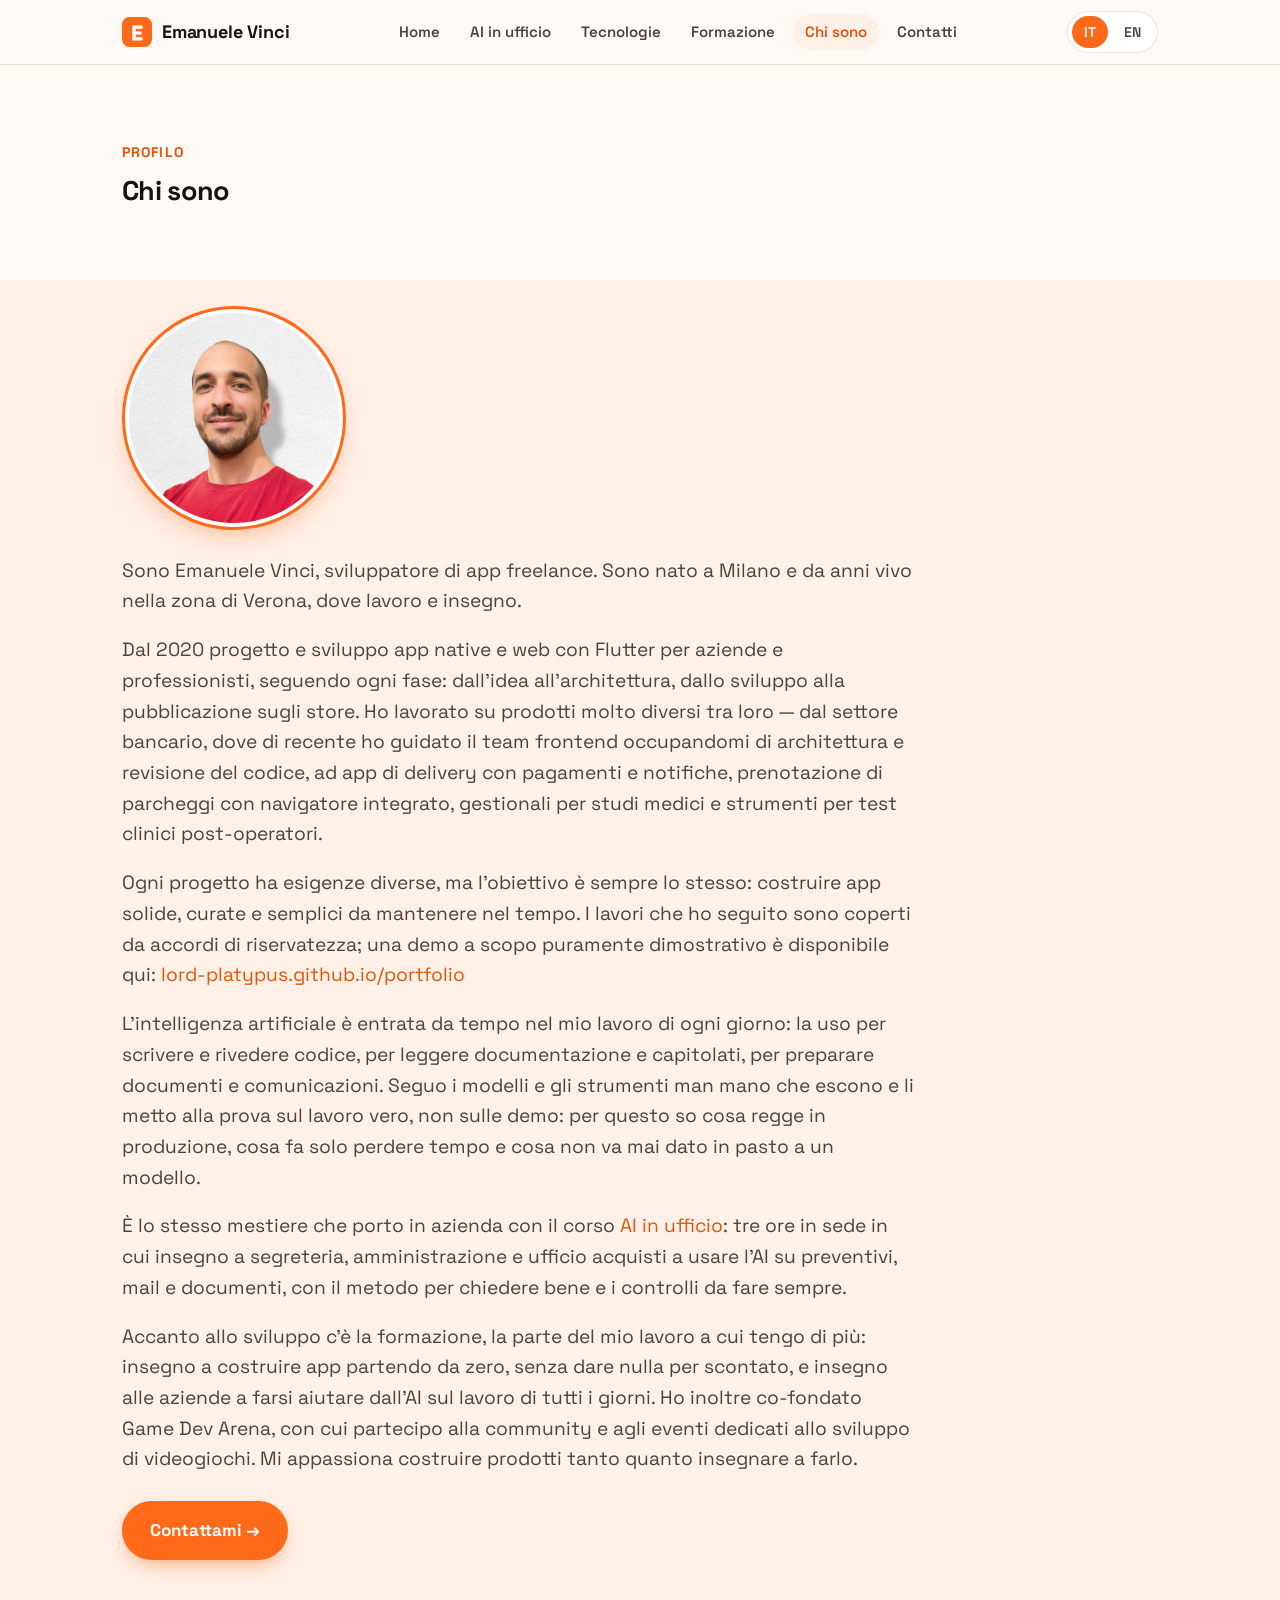
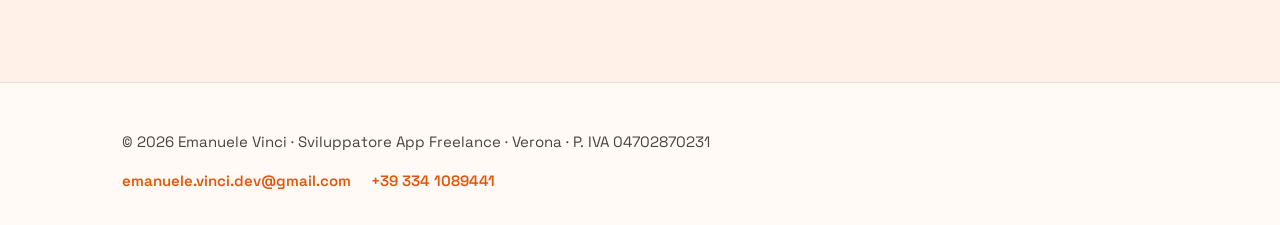
<file: it/chi-sono/index.html>
<!DOCTYPE html>
<html lang="it">
<head>
  <meta charset="UTF-8">
  <meta name="viewport" content="width=device-width, initial-scale=1">
  <title>Chi sono — Emanuele Vinci, Sviluppatore App Freelance</title>
  <meta name="description" content="Nato a Milano, vivo vicino a Verona. Sviluppatore Flutter freelance dal 2020, uso l'intelligenza artificiale nel lavoro di ogni giorno e la insegno alle aziende. Co-fondatore di Game Dev Arena.">
  <meta name="author" content="Emanuele Vinci">

  <!-- Canonical + hreflang -->
  <link rel="canonical" href="https://emanuele-vinci.it/it/chi-sono/">
  <link rel="alternate" hreflang="it" href="https://emanuele-vinci.it/it/chi-sono/">
  <link rel="alternate" hreflang="en" href="https://emanuele-vinci.it/en/about/">
  <link rel="alternate" hreflang="x-default" href="https://emanuele-vinci.it/it/chi-sono/">

  <!-- Open Graph -->
  <meta property="og:type" content="profile">
  <meta property="og:site_name" content="Emanuele Vinci">
  <meta property="og:title" content="Chi sono — Emanuele Vinci, Sviluppatore App Freelance">
  <meta property="og:description" content="Nato a Milano, vivo vicino a Verona. Sviluppatore Flutter freelance dal 2020, uso l'intelligenza artificiale nel lavoro di ogni giorno e la insegno alle aziende. Co-fondatore di Game Dev Arena.">
  <meta property="og:url" content="https://emanuele-vinci.it/it/chi-sono/">
  <meta property="og:image" content="https://emanuele-vinci.it/og-image.png">
  <meta property="og:image:width" content="1200">
  <meta property="og:image:height" content="630">
  <meta property="og:locale" content="it_IT">
  <meta property="og:locale:alternate" content="en_US">

  <!-- Twitter -->
  <meta name="twitter:card" content="summary_large_image">
  <meta name="twitter:title" content="Chi sono — Emanuele Vinci, Sviluppatore App Freelance">
  <meta name="twitter:description" content="Nato a Milano, vivo vicino a Verona. Sviluppatore Flutter freelance dal 2020, uso l'intelligenza artificiale nel lavoro di ogni giorno e la insegno alle aziende. Co-fondatore di Game Dev Arena.">
  <meta name="twitter:image" content="https://emanuele-vinci.it/og-image.png">

  <link rel="icon" href="/favicon.svg" type="image/svg+xml">
  <meta name="theme-color" content="#ff6a1a">

  <link rel="preconnect" href="https://fonts.googleapis.com">
  <link rel="preconnect" href="https://fonts.gstatic.com" crossorigin>
  <link rel="stylesheet" href="https://fonts.googleapis.com/css2?family=Space+Grotesk:wght@400;500;600;700&display=swap">
  <link rel="stylesheet" href="/assets/styles.css">
</head>
<body>
  <a class="skip-link" href="#main">Vai al contenuto</a>

  <header class="site-header">
    <div class="container">
      <a class="brand" href="/it/" aria-label="Emanuele Vinci — home">
        <svg class="mark" viewBox="0 0 32 32" aria-hidden="true" focusable="false">
          <rect width="32" height="32" rx="8" fill="#ff6a1a"></rect>
          <path d="M11 9h11v3.4h-7.2v3.0H21v3.3h-6.2v3.0H22V25H11z" fill="#fff"></path>
        </svg>
        <span>Emanuele Vinci</span>
      </a>
      <nav class="main-nav" aria-label="Navigazione principale">
        <a href="/it/">Home</a>
        <a href="/it/ai-in-ufficio/">AI in ufficio</a>
        <a href="/it/tecnologie/">Tecnologie</a>
        <a href="/it/formazione/">Formazione</a>
        <a href="/it/chi-sono/" aria-current="page">Chi sono</a>
        <a href="/it/#contatti">Contatti</a>
      </nav>
      <nav class="lang-switch" aria-label="Seleziona lingua">
        <a href="/it/chi-sono/" lang="it" aria-current="true">IT</a>
        <a href="/en/about/" lang="en">EN</a>
      </nav>
    </div>
  </header>

  <main id="main">

    <section class="page-head bio-head">
      <div class="container">
        <p class="eyebrow">Profilo</p>
        <h1>Chi sono</h1>
      </div>
    </section>

    <section class="section-alt prose bio-body" aria-label="Biografia">
      <div class="container">
        <img class="about-photo" src="/assets/profile.webp" alt="Emanuele Vinci" width="240" height="240"
             onerror="this.style.display='none';">
        <p>Sono Emanuele Vinci, sviluppatore di app freelance. Sono nato a Milano e da anni vivo nella zona di Verona, dove lavoro e insegno.</p>
        <p>Dal 2020 progetto e sviluppo app native e web con Flutter per aziende e professionisti, seguendo ogni fase: dall'idea all'architettura, dallo sviluppo alla pubblicazione sugli store. Ho lavorato su prodotti molto diversi tra loro — dal settore bancario, dove di recente ho guidato il team frontend occupandomi di architettura e revisione del codice, ad app di delivery con pagamenti e notifiche, prenotazione di parcheggi con navigatore integrato, gestionali per studi medici e strumenti per test clinici post-operatori.</p>
        <p>Ogni progetto ha esigenze diverse, ma l'obiettivo è sempre lo stesso: costruire app solide, curate e semplici da mantenere nel tempo. I lavori che ho seguito sono coperti da accordi di riservatezza; una demo a scopo puramente dimostrativo è disponibile qui: <a href="https://lord-platypus.github.io/portfolio/" rel="noopener">lord-platypus.github.io/portfolio</a></p>
        <p>L'intelligenza artificiale è entrata da tempo nel mio lavoro di ogni giorno: la uso per scrivere e rivedere codice, per leggere documentazione e capitolati, per preparare documenti e comunicazioni. Seguo i modelli e gli strumenti man mano che escono e li metto alla prova sul lavoro vero, non sulle demo: per questo so cosa regge in produzione, cosa fa solo perdere tempo e cosa non va mai dato in pasto a un modello.</p>
        <p>È lo stesso mestiere che porto in azienda con il corso <a href="/it/ai-in-ufficio/">AI in ufficio</a>: tre ore in sede in cui insegno a segreteria, amministrazione e ufficio acquisti a usare l'AI su preventivi, mail e documenti, con il metodo per chiedere bene e i controlli da fare sempre.</p>
        <p>Accanto allo sviluppo c'è la formazione, la parte del mio lavoro a cui tengo di più: insegno a costruire app partendo da zero, senza dare nulla per scontato, e insegno alle aziende a farsi aiutare dall'AI sul lavoro di tutti i giorni. Ho inoltre co-fondato Game Dev Arena, con cui partecipo alla community e agli eventi dedicati allo sviluppo di videogiochi. Mi appassiona costruire prodotti tanto quanto insegnare a farlo.</p>
        <p style="margin-top:26px;"><a class="btn btn-primary" href="/it/#contatti">Contattami →</a></p>
      </div>
    </section>

  </main>

  <footer class="site-footer">
    <div class="container">
      <p>© 2026 Emanuele Vinci · Sviluppatore App Freelance · Verona · P. IVA 04702870231</p>
      <p class="footer-contact">
        <a href="mailto:emanuele.vinci.dev@gmail.com">emanuele.vinci.dev@gmail.com</a>
        <a href="tel:+393341089441">+39 334 1089441</a>
      </p>
    </div>
  </footer>
</body>
</html>
</file>
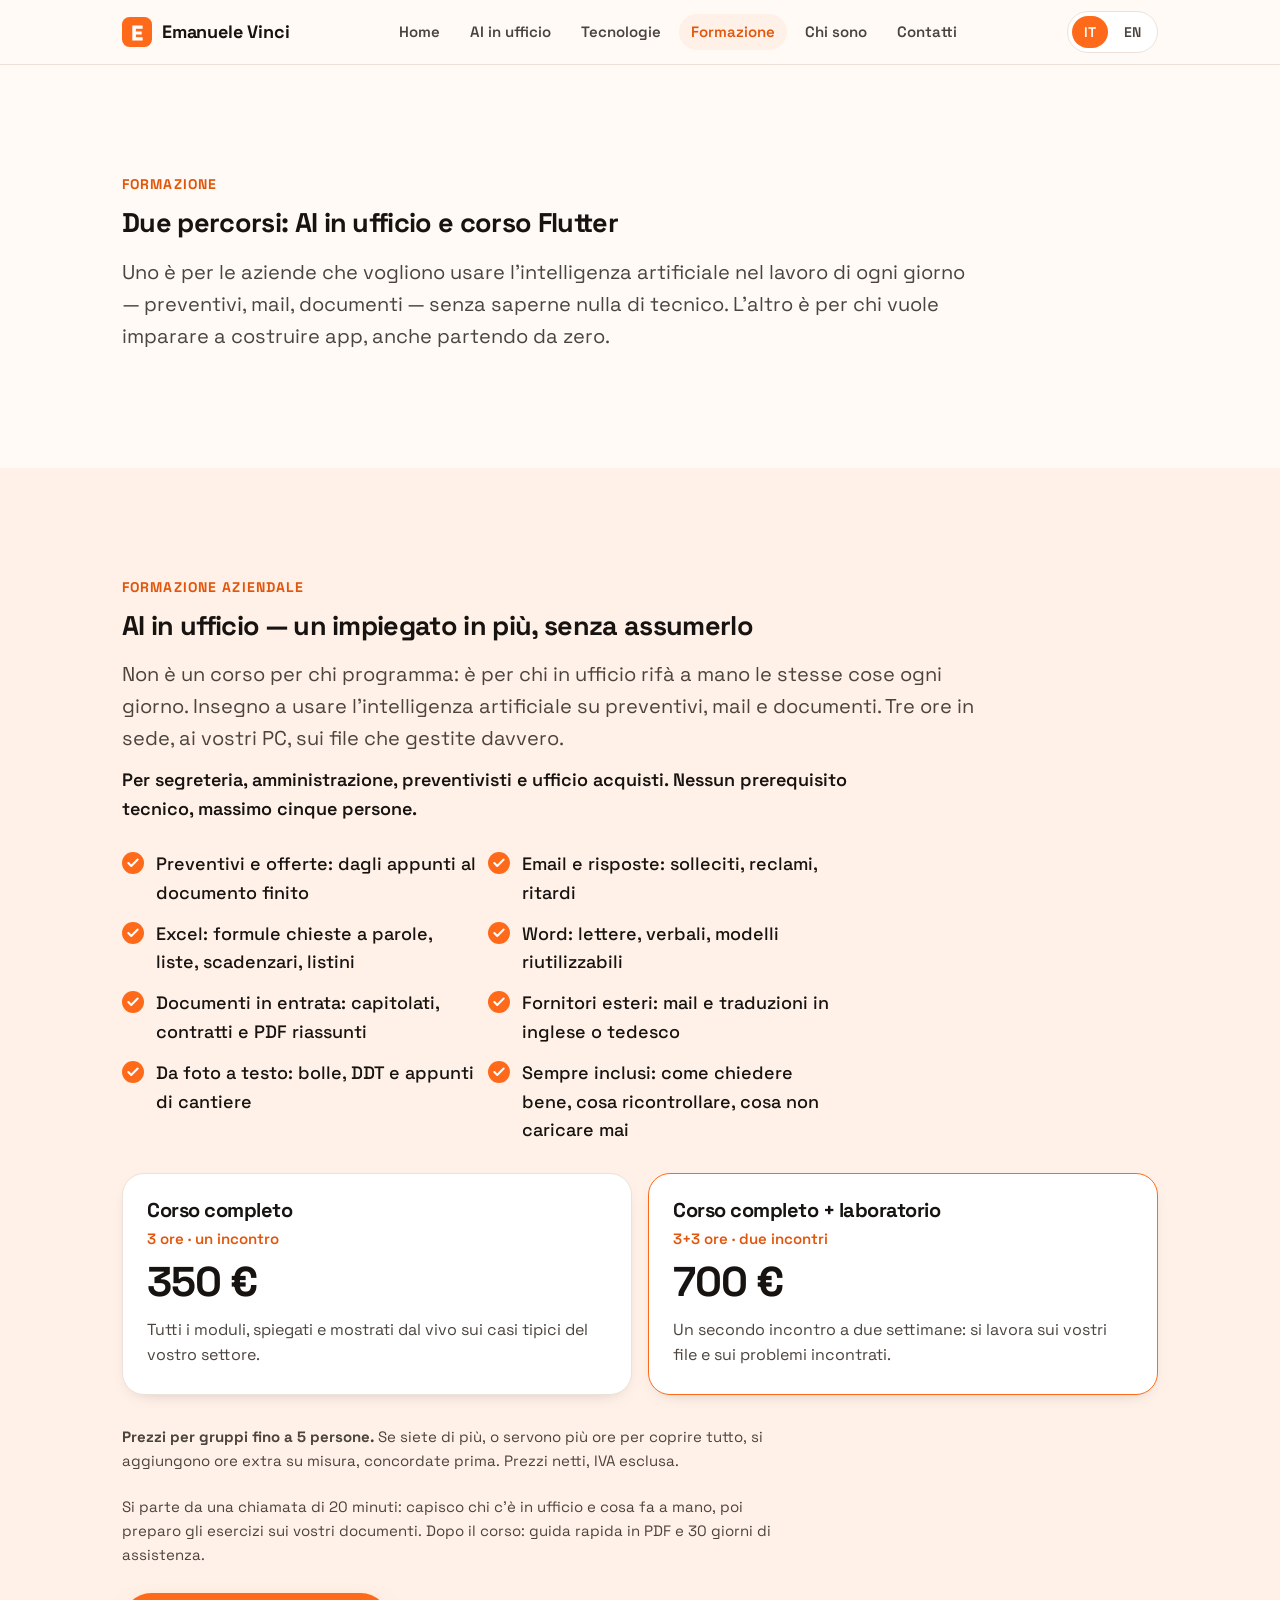
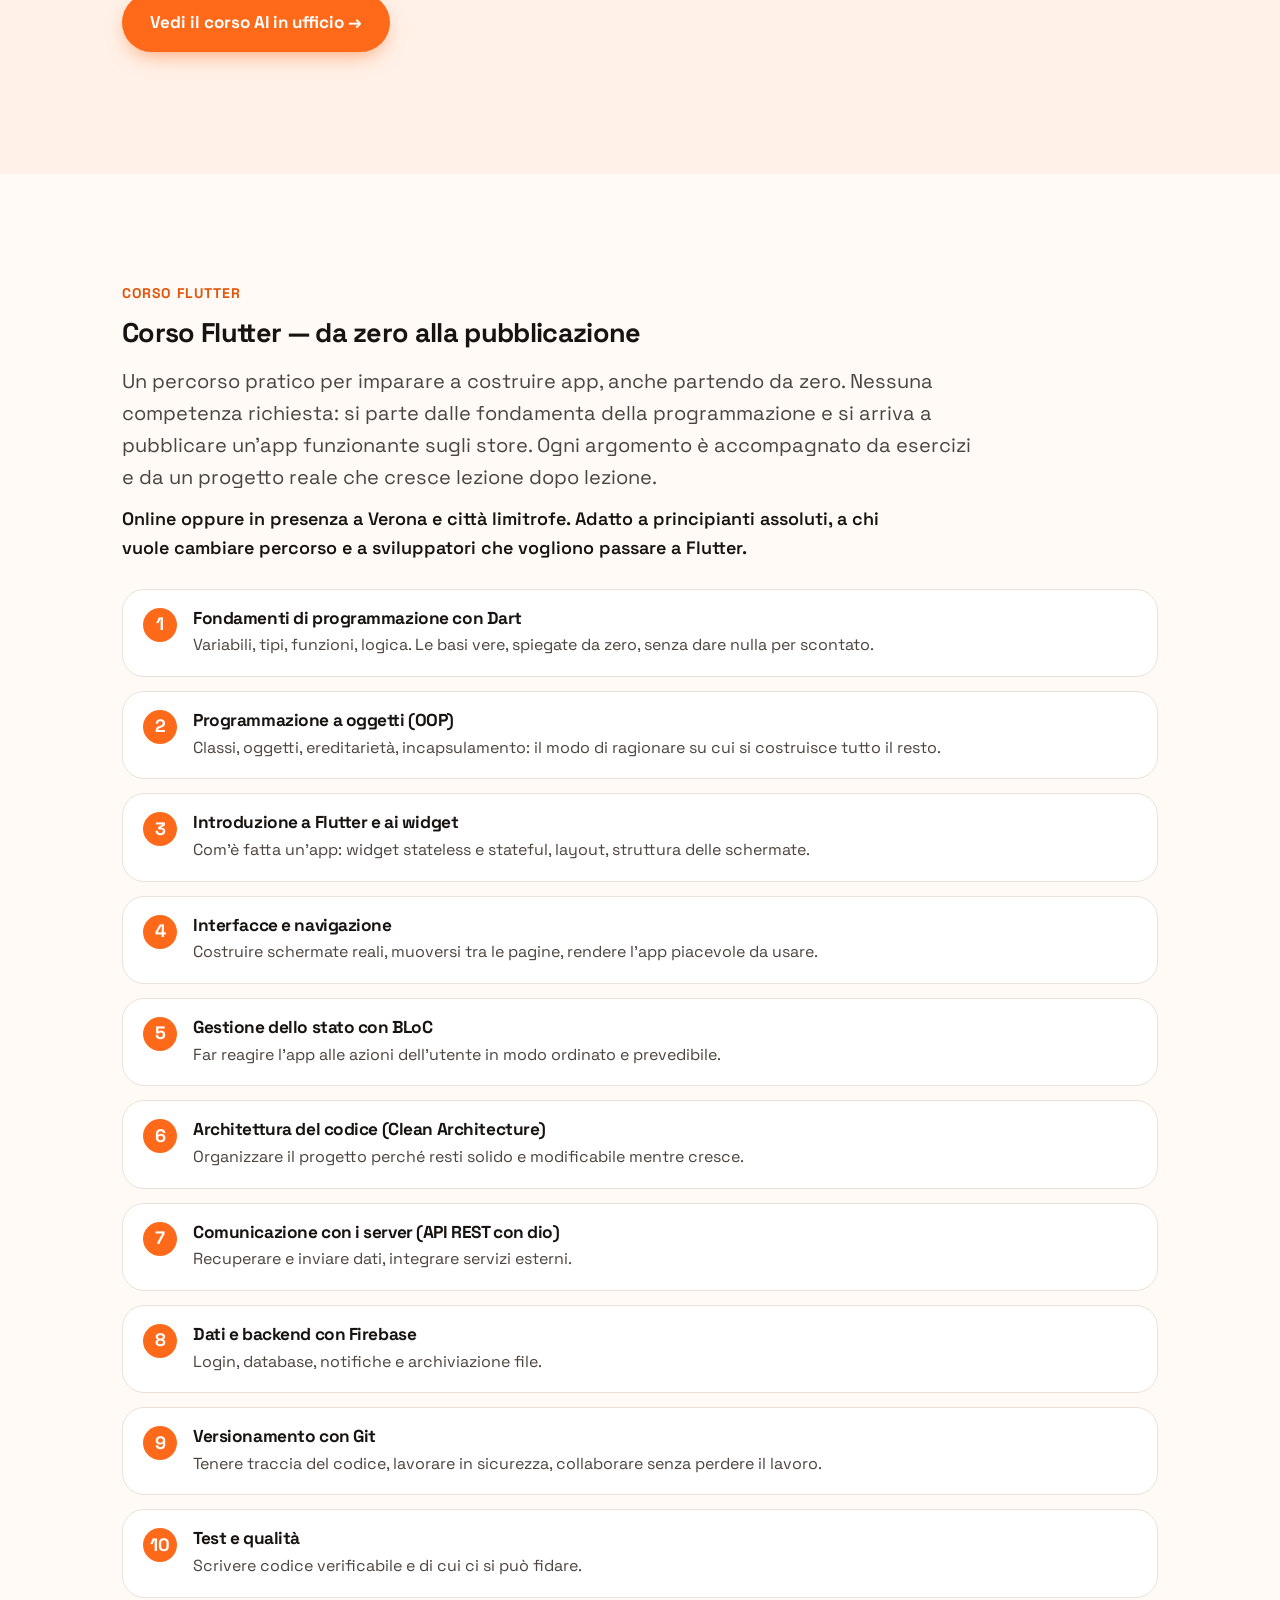
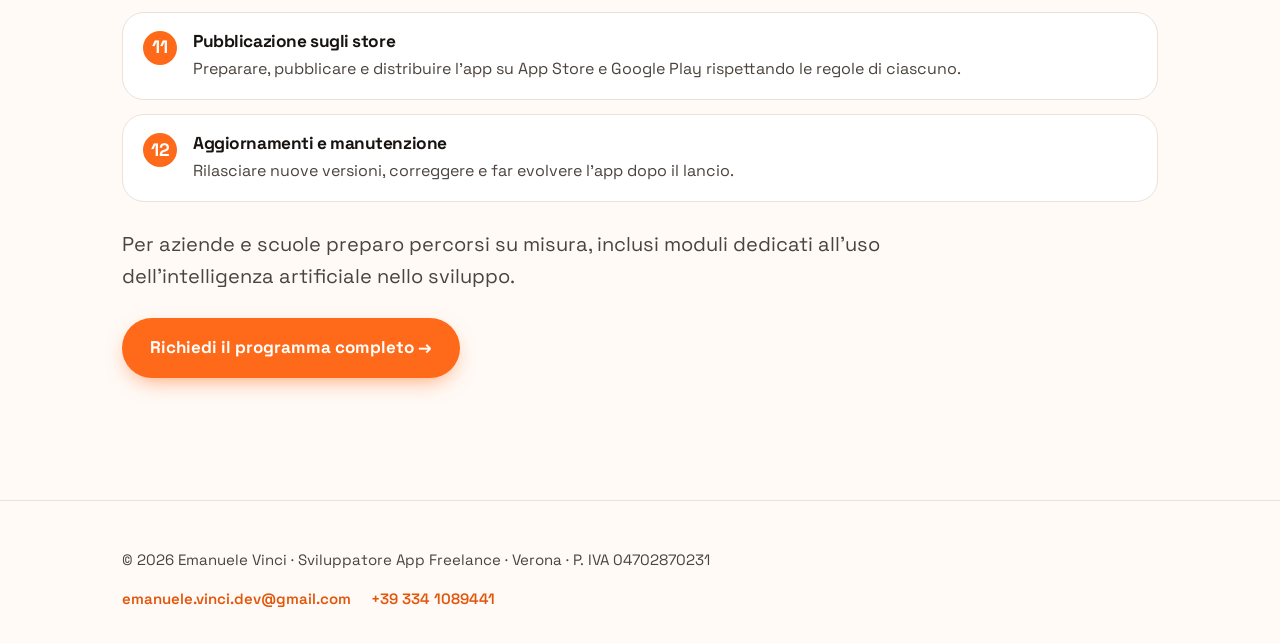
<file: it/formazione/index.html>
<!DOCTYPE html>
<html lang="it">
<head>
  <meta charset="UTF-8">
  <meta name="viewport" content="width=device-width, initial-scale=1">
  <title>Corso Flutter e corso AI in ufficio — Formazione | Emanuele Vinci</title>
  <meta name="description" content="Due percorsi: corso Flutter da zero alla pubblicazione e corso di AI in ufficio per aziende — preventivi, mail, Excel e documenti. Online o in presenza a Verona.">
  <meta name="author" content="Emanuele Vinci">

  <!-- Canonical + hreflang -->
  <link rel="canonical" href="https://emanuele-vinci.it/it/formazione/">
  <link rel="alternate" hreflang="it" href="https://emanuele-vinci.it/it/formazione/">
  <link rel="alternate" hreflang="en" href="https://emanuele-vinci.it/en/training/">
  <link rel="alternate" hreflang="x-default" href="https://emanuele-vinci.it/it/formazione/">

  <!-- Open Graph -->
  <meta property="og:type" content="website">
  <meta property="og:site_name" content="Emanuele Vinci">
  <meta property="og:title" content="Corso Flutter e corso AI in ufficio — Formazione | Emanuele Vinci">
  <meta property="og:description" content="Due percorsi: corso Flutter da zero alla pubblicazione e corso di AI in ufficio per aziende — preventivi, mail, Excel e documenti. Online o in presenza a Verona.">
  <meta property="og:url" content="https://emanuele-vinci.it/it/formazione/">
  <meta property="og:image" content="https://emanuele-vinci.it/og-image.png">
  <meta property="og:image:width" content="1200">
  <meta property="og:image:height" content="630">
  <meta property="og:locale" content="it_IT">
  <meta property="og:locale:alternate" content="en_US">

  <!-- Twitter -->
  <meta name="twitter:card" content="summary_large_image">
  <meta name="twitter:title" content="Corso Flutter e corso AI in ufficio — Formazione | Emanuele Vinci">
  <meta name="twitter:description" content="Due percorsi: corso Flutter da zero alla pubblicazione e corso di AI in ufficio per aziende — preventivi, mail, Excel e documenti. Online o in presenza a Verona.">
  <meta name="twitter:image" content="https://emanuele-vinci.it/og-image.png">

  <link rel="icon" href="/favicon.svg" type="image/svg+xml">
  <meta name="theme-color" content="#ff6a1a">

  <link rel="preconnect" href="https://fonts.googleapis.com">
  <link rel="preconnect" href="https://fonts.gstatic.com" crossorigin>
  <link rel="stylesheet" href="https://fonts.googleapis.com/css2?family=Space+Grotesk:wght@400;500;600;700&display=swap">
  <link rel="stylesheet" href="/assets/styles.css">

  <!-- JSON-LD: Course -->
  <script type="application/ld+json">
  {
    "@context": "https://schema.org",
    "@type": "Course",
    "name": "Corso Flutter — da zero alla pubblicazione",
    "description": "Corso Flutter pratico, da zero alla pubblicazione sugli store. Nessuna competenza richiesta. Online o in presenza a Verona e dintorni.",
    "inLanguage": "it",
    "provider": {
      "@type": "Person",
      "name": "Emanuele Vinci",
      "url": "https://emanuele-vinci.it"
    },
    "hasCourseInstance": {
      "@type": "CourseInstance",
      "courseMode": ["onsite", "online"],
      "location": {
        "@type": "Place",
        "name": "Verona, IT",
        "address": {
          "@type": "PostalAddress",
          "addressLocality": "Verona",
          "addressCountry": "IT"
        }
      }
    }
  }
  </script>

  <!-- JSON-LD: Corso AI in ufficio -->
  <script type="application/ld+json">
  {
    "@context": "https://schema.org",
    "@type": "Course",
    "name": "AI in ufficio — corso di intelligenza artificiale per aziende",
    "description": "Corso pratico di intelligenza artificiale per l'ufficio: preventivi, email, Excel, Word, documenti in entrata e traduzioni. Tre ore in sede, senza prerequisiti tecnici.",
    "url": "https://emanuele-vinci.it/it/ai-in-ufficio/",
    "inLanguage": "it",
    "coursePrerequisites": "Nessun prerequisito tecnico",
    "provider": {
      "@type": "Person",
      "name": "Emanuele Vinci",
      "url": "https://emanuele-vinci.it"
    },
    "hasCourseInstance": {
      "@type": "CourseInstance",
      "courseMode": "onsite",
      "courseWorkload": "PT3H",
      "location": {
        "@type": "Place",
        "name": "In sede, presso l'azienda — Verona e provincia",
        "address": {
          "@type": "PostalAddress",
          "addressLocality": "Verona",
          "addressCountry": "IT"
        }
      }
    },
    "offers": {
      "@type": "AggregateOffer",
      "lowPrice": "350",
      "highPrice": "700",
      "priceCurrency": "EUR",
      "offerCount": 2,
      "url": "https://emanuele-vinci.it/it/ai-in-ufficio/"
    }
  }
  </script>
</head>
<body>
  <a class="skip-link" href="#main">Vai al contenuto</a>

  <header class="site-header">
    <div class="container">
      <a class="brand" href="/it/" aria-label="Emanuele Vinci — home">
        <svg class="mark" viewBox="0 0 32 32" aria-hidden="true" focusable="false">
          <rect width="32" height="32" rx="8" fill="#ff6a1a"></rect>
          <path d="M11 9h11v3.4h-7.2v3.0H21v3.3h-6.2v3.0H22V25H11z" fill="#fff"></path>
        </svg>
        <span>Emanuele Vinci</span>
      </a>
      <nav class="main-nav" aria-label="Navigazione principale">
        <a href="/it/">Home</a>
        <a href="/it/ai-in-ufficio/">AI in ufficio</a>
        <a href="/it/tecnologie/">Tecnologie</a>
        <a href="/it/formazione/" aria-current="page">Formazione</a>
        <a href="/it/chi-sono/">Chi sono</a>
        <a href="/it/#contatti">Contatti</a>
      </nav>
      <nav class="lang-switch" aria-label="Seleziona lingua">
        <a href="/it/formazione/" lang="it" aria-current="true">IT</a>
        <a href="/en/training/" lang="en">EN</a>
      </nav>
    </div>
  </header>

  <main id="main">

    <section class="page-head">
      <div class="container">
        <p class="eyebrow">Formazione</p>
        <h1>Due percorsi: AI in ufficio e corso Flutter</h1>
        <p class="page-intro">Uno è per le aziende che vogliono usare l'intelligenza artificiale nel lavoro di ogni giorno — preventivi, mail, documenti — senza saperne nulla di tecnico. L'altro è per chi vuole imparare a costruire app, anche partendo da zero.</p>
      </div>
    </section>

    <!-- Formazione aziendale: AI in ufficio -->
    <section class="section-alt" aria-labelledby="ai-formazione-title">
      <div class="container">
        <p class="eyebrow">Formazione aziendale</p>
        <h2 id="ai-formazione-title">AI in ufficio — un impiegato in più, senza assumerlo</h2>
        <p class="page-intro">Non è un corso per chi programma: è per chi in ufficio rifà a mano le stesse cose ogni giorno. Insegno a usare l'intelligenza artificiale su preventivi, mail e documenti. Tre ore in sede, ai vostri PC, sui file che gestite davvero.</p>
        <p class="format-line">Per segreteria, amministrazione, preventivisti e ufficio acquisti. Nessun prerequisito tecnico, massimo cinque persone.</p>

        <ul class="topics">
          <li>Preventivi e offerte: dagli appunti al documento finito</li>
          <li>Email e risposte: solleciti, reclami, ritardi</li>
          <li>Excel: formule chieste a parole, liste, scadenzari, listini</li>
          <li>Word: lettere, verbali, modelli riutilizzabili</li>
          <li>Documenti in entrata: capitolati, contratti e PDF riassunti</li>
          <li>Fornitori esteri: mail e traduzioni in inglese o tedesco</li>
          <li>Da foto a testo: bolle, DDT e appunti di cantiere</li>
          <li>Sempre inclusi: come chiedere bene, cosa ricontrollare, cosa non caricare mai</li>
        </ul>

        <div class="pricing">
          <article class="price-card">
            <h3>Corso completo</h3>
            <p class="price-meta">3 ore · un incontro</p>
            <p class="price">350 €</p>
            <p>Tutti i moduli, spiegati e mostrati dal vivo sui casi tipici del vostro settore.</p>
          </article>
          <article class="price-card price-card--featured">
            <h3>Corso completo + laboratorio</h3>
            <p class="price-meta">3+3 ore · due incontri</p>
            <p class="price">700 €</p>
            <p>Un secondo incontro a due settimane: si lavora sui vostri file e sui problemi incontrati.</p>
          </article>
        </div>

        <p class="note"><strong>Prezzi per gruppi fino a 5 persone.</strong> Se siete di più, o servono più ore per coprire tutto, si aggiungono ore extra su misura, concordate prima. Prezzi netti, IVA esclusa.</p>
        <p class="note">Si parte da una chiamata di 20 minuti: capisco chi c'è in ufficio e cosa fa a mano, poi preparo gli esercizi sui vostri documenti. Dopo il corso: guida rapida in PDF e 30 giorni di assistenza.</p>
        <p style="margin-top:26px;"><a class="btn btn-primary" href="/it/ai-in-ufficio/">Vedi il corso AI in ufficio →</a></p>
      </div>
    </section>

    <section aria-labelledby="flutter-title">
      <div class="container">
        <p class="eyebrow">Corso Flutter</p>
        <h2 id="flutter-title">Corso Flutter — da zero alla pubblicazione</h2>
        <p class="page-intro">Un percorso pratico per imparare a costruire app, anche partendo da zero. Nessuna competenza richiesta: si parte dalle fondamenta della programmazione e si arriva a pubblicare un'app funzionante sugli store. Ogni argomento è accompagnato da esercizi e da un progetto reale che cresce lezione dopo lezione.</p>
        <p class="format-line">Online oppure in presenza a Verona e città limitrofe. Adatto a principianti assoluti, a chi vuole cambiare percorso e a sviluppatori che vogliono passare a Flutter.</p>
        <ol class="syllabus">
          <li><div><h3>Fondamenti di programmazione con Dart</h3><p>Variabili, tipi, funzioni, logica. Le basi vere, spiegate da zero, senza dare nulla per scontato.</p></div></li>
          <li><div><h3>Programmazione a oggetti (OOP)</h3><p>Classi, oggetti, ereditarietà, incapsulamento: il modo di ragionare su cui si costruisce tutto il resto.</p></div></li>
          <li><div><h3>Introduzione a Flutter e ai widget</h3><p>Com'è fatta un'app: widget stateless e stateful, layout, struttura delle schermate.</p></div></li>
          <li><div><h3>Interfacce e navigazione</h3><p>Costruire schermate reali, muoversi tra le pagine, rendere l'app piacevole da usare.</p></div></li>
          <li><div><h3>Gestione dello stato con BLoC</h3><p>Far reagire l'app alle azioni dell'utente in modo ordinato e prevedibile.</p></div></li>
          <li><div><h3>Architettura del codice (Clean Architecture)</h3><p>Organizzare il progetto perché resti solido e modificabile mentre cresce.</p></div></li>
          <li><div><h3>Comunicazione con i server (API REST con dio)</h3><p>Recuperare e inviare dati, integrare servizi esterni.</p></div></li>
          <li><div><h3>Dati e backend con Firebase</h3><p>Login, database, notifiche e archiviazione file.</p></div></li>
          <li><div><h3>Versionamento con Git</h3><p>Tenere traccia del codice, lavorare in sicurezza, collaborare senza perdere il lavoro.</p></div></li>
          <li><div><h3>Test e qualità</h3><p>Scrivere codice verificabile e di cui ci si può fidare.</p></div></li>
          <li><div><h3>Pubblicazione sugli store</h3><p>Preparare, pubblicare e distribuire l'app su App Store e Google Play rispettando le regole di ciascuno.</p></div></li>
          <li><div><h3>Aggiornamenti e manutenzione</h3><p>Rilasciare nuove versioni, correggere e far evolvere l'app dopo il lancio.</p></div></li>
        </ol>
        <p class="page-intro">Per aziende e scuole preparo percorsi su misura, inclusi moduli dedicati all'uso dell'intelligenza artificiale nello sviluppo.</p>
        <p style="margin-top:26px;"><a class="btn btn-primary" href="/it/?reason=formazione#contatti">Richiedi il programma completo →</a></p>
      </div>
    </section>

  </main>

  <footer class="site-footer">
    <div class="container">
      <p>© 2026 Emanuele Vinci · Sviluppatore App Freelance · Verona · P. IVA 04702870231</p>
      <p class="footer-contact">
        <a href="mailto:emanuele.vinci.dev@gmail.com">emanuele.vinci.dev@gmail.com</a>
        <a href="tel:+393341089441">+39 334 1089441</a>
      </p>
    </div>
  </footer>
</body>
</html>
</file>
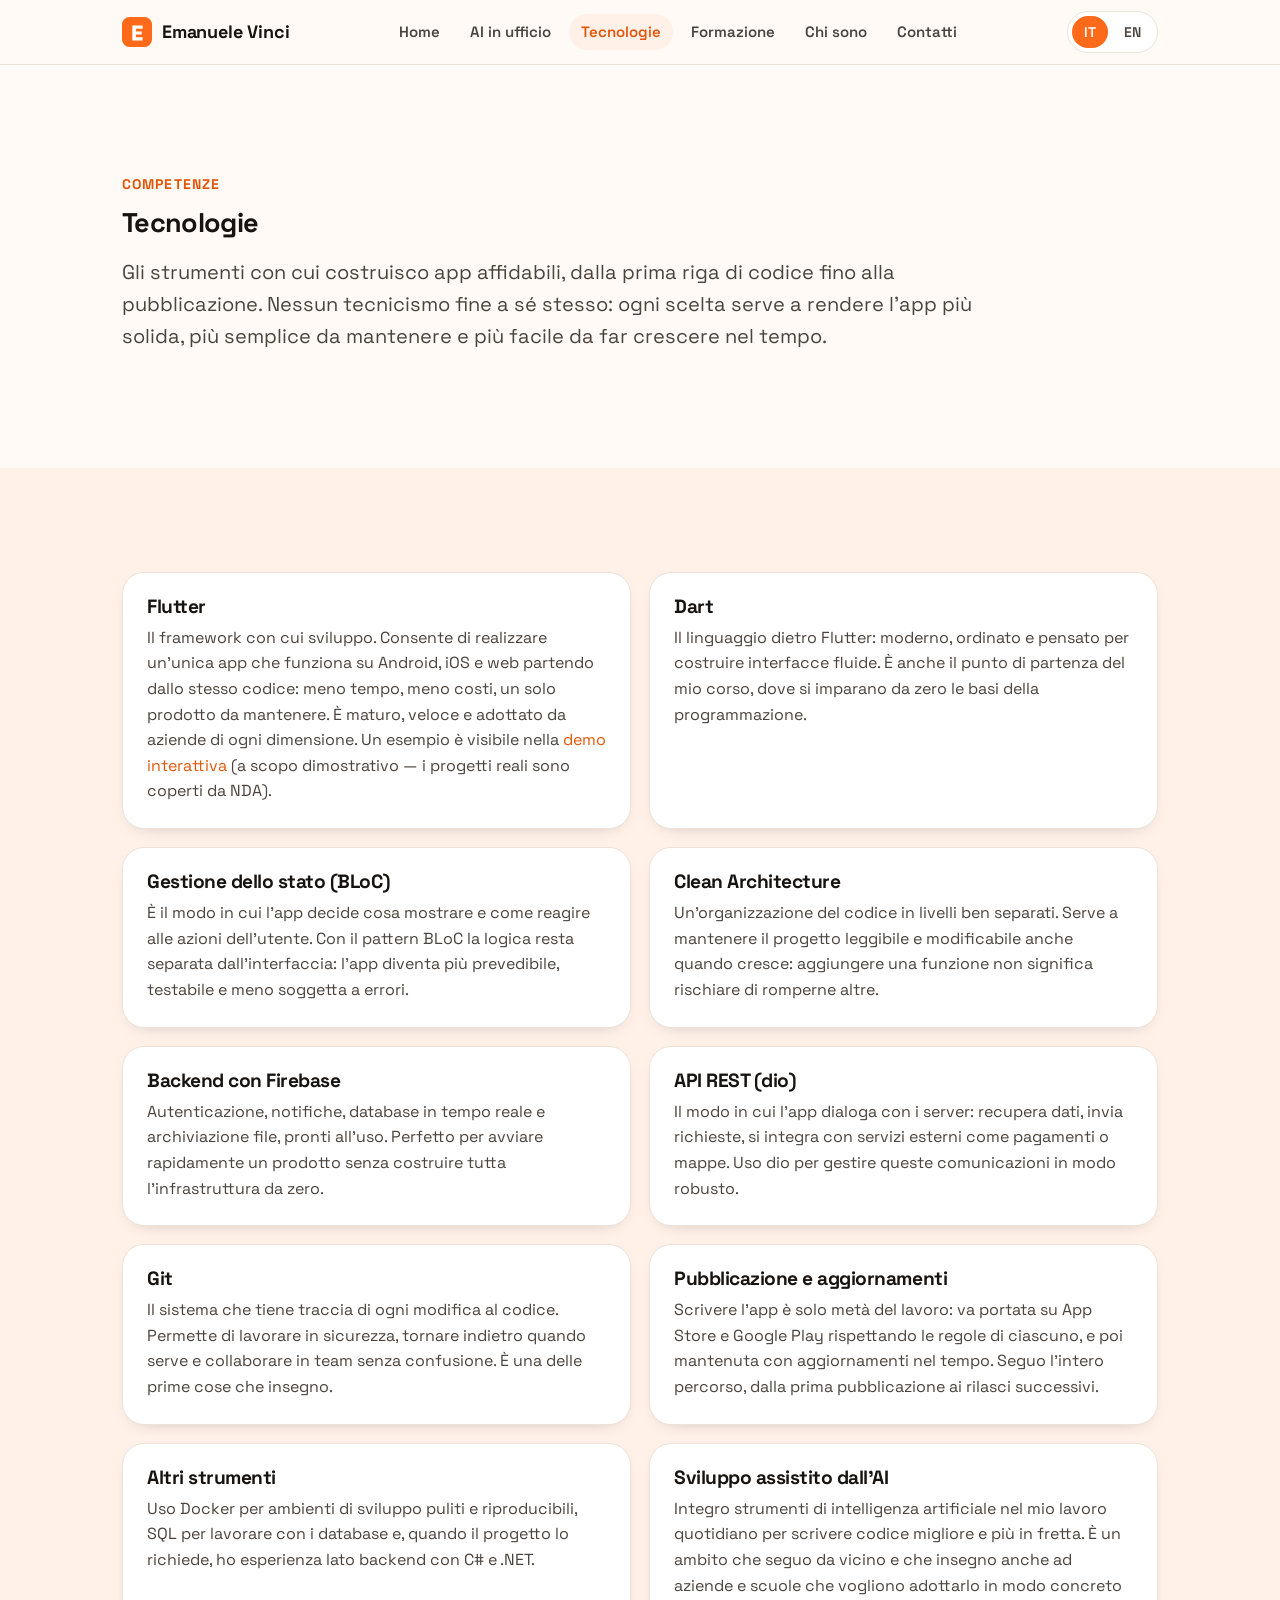
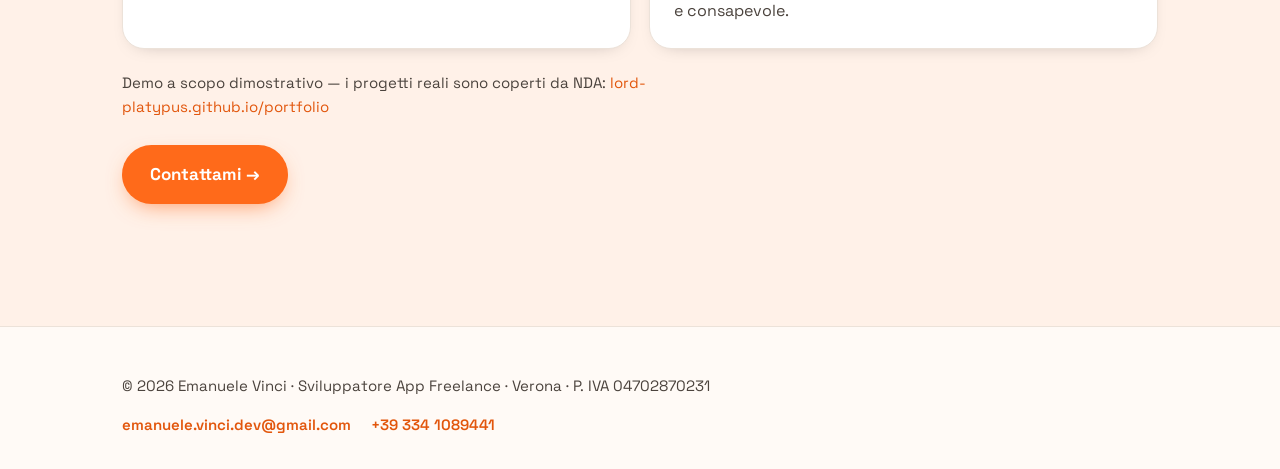
<file: it/tecnologie/index.html>
<!DOCTYPE html>
<html lang="it">
<head>
  <meta charset="UTF-8">
  <meta name="viewport" content="width=device-width, initial-scale=1">
  <title>Tecnologie — Flutter, Dart, backend e AI | Emanuele Vinci</title>
  <meta name="description" content="Le tecnologie con cui sviluppo app: Flutter, Dart, gestione dello stato, backend, pubblicazione sugli store e sviluppo assistito dall'AI.">
  <meta name="author" content="Emanuele Vinci">

  <!-- Canonical + hreflang -->
  <link rel="canonical" href="https://emanuele-vinci.it/it/tecnologie/">
  <link rel="alternate" hreflang="it" href="https://emanuele-vinci.it/it/tecnologie/">
  <link rel="alternate" hreflang="en" href="https://emanuele-vinci.it/en/technologies/">
  <link rel="alternate" hreflang="x-default" href="https://emanuele-vinci.it/it/tecnologie/">

  <!-- Open Graph -->
  <meta property="og:type" content="website">
  <meta property="og:site_name" content="Emanuele Vinci">
  <meta property="og:title" content="Tecnologie — Flutter, Dart, backend e AI | Emanuele Vinci">
  <meta property="og:description" content="Le tecnologie con cui sviluppo app: Flutter, Dart, gestione dello stato, backend, pubblicazione sugli store e sviluppo assistito dall'AI.">
  <meta property="og:url" content="https://emanuele-vinci.it/it/tecnologie/">
  <meta property="og:image" content="https://emanuele-vinci.it/og-image.png">
  <meta property="og:image:width" content="1200">
  <meta property="og:image:height" content="630">
  <meta property="og:locale" content="it_IT">
  <meta property="og:locale:alternate" content="en_US">

  <!-- Twitter -->
  <meta name="twitter:card" content="summary_large_image">
  <meta name="twitter:title" content="Tecnologie — Flutter, Dart, backend e AI | Emanuele Vinci">
  <meta name="twitter:description" content="Le tecnologie con cui sviluppo app: Flutter, Dart, gestione dello stato, backend, pubblicazione sugli store e sviluppo assistito dall'AI.">
  <meta name="twitter:image" content="https://emanuele-vinci.it/og-image.png">

  <link rel="icon" href="/favicon.svg" type="image/svg+xml">
  <meta name="theme-color" content="#ff6a1a">

  <link rel="preconnect" href="https://fonts.googleapis.com">
  <link rel="preconnect" href="https://fonts.gstatic.com" crossorigin>
  <link rel="stylesheet" href="https://fonts.googleapis.com/css2?family=Space+Grotesk:wght@400;500;600;700&display=swap">
  <link rel="stylesheet" href="/assets/styles.css">
</head>
<body>
  <a class="skip-link" href="#main">Vai al contenuto</a>

  <header class="site-header">
    <div class="container">
      <a class="brand" href="/it/" aria-label="Emanuele Vinci — home">
        <svg class="mark" viewBox="0 0 32 32" aria-hidden="true" focusable="false">
          <rect width="32" height="32" rx="8" fill="#ff6a1a"></rect>
          <path d="M11 9h11v3.4h-7.2v3.0H21v3.3h-6.2v3.0H22V25H11z" fill="#fff"></path>
        </svg>
        <span>Emanuele Vinci</span>
      </a>
      <nav class="main-nav" aria-label="Navigazione principale">
        <a href="/it/">Home</a>
        <a href="/it/ai-in-ufficio/">AI in ufficio</a>
        <a href="/it/tecnologie/" aria-current="page">Tecnologie</a>
        <a href="/it/formazione/">Formazione</a>
        <a href="/it/chi-sono/">Chi sono</a>
        <a href="/it/#contatti">Contatti</a>
      </nav>
      <nav class="lang-switch" aria-label="Seleziona lingua">
        <a href="/it/tecnologie/" lang="it" aria-current="true">IT</a>
        <a href="/en/technologies/" lang="en">EN</a>
      </nav>
    </div>
  </header>

  <main id="main">

    <section class="page-head">
      <div class="container">
        <p class="eyebrow">Competenze</p>
        <h1>Tecnologie</h1>
        <p class="page-intro">Gli strumenti con cui costruisco app affidabili, dalla prima riga di codice fino alla pubblicazione. Nessun tecnicismo fine a sé stesso: ogni scelta serve a rendere l'app più solida, più semplice da mantenere e più facile da far crescere nel tempo.</p>
      </div>
    </section>

    <section class="section-alt" aria-label="Elenco tecnologie">
      <div class="container">
        <div class="tech-grid">
          <article class="tech-card">
            <h3>Flutter</h3>
            <p>Il framework con cui sviluppo. Consente di realizzare un'unica app che funziona su Android, iOS e web partendo dallo stesso codice: meno tempo, meno costi, un solo prodotto da mantenere. È maturo, veloce e adottato da aziende di ogni dimensione. Un esempio è visibile nella <a href="https://lord-platypus.github.io/portfolio/" rel="noopener">demo interattiva</a> (a scopo dimostrativo — i progetti reali sono coperti da NDA).</p>
          </article>
          <article class="tech-card">
            <h3>Dart</h3>
            <p>Il linguaggio dietro Flutter: moderno, ordinato e pensato per costruire interfacce fluide. È anche il punto di partenza del mio corso, dove si imparano da zero le basi della programmazione.</p>
          </article>
          <article class="tech-card">
            <h3>Gestione dello stato (BLoC)</h3>
            <p>È il modo in cui l'app decide cosa mostrare e come reagire alle azioni dell'utente. Con il pattern BLoC la logica resta separata dall'interfaccia: l'app diventa più prevedibile, testabile e meno soggetta a errori.</p>
          </article>
          <article class="tech-card">
            <h3>Clean Architecture</h3>
            <p>Un'organizzazione del codice in livelli ben separati. Serve a mantenere il progetto leggibile e modificabile anche quando cresce: aggiungere una funzione non significa rischiare di romperne altre.</p>
          </article>
          <article class="tech-card">
            <h3>Backend con Firebase</h3>
            <p>Autenticazione, notifiche, database in tempo reale e archiviazione file, pronti all'uso. Perfetto per avviare rapidamente un prodotto senza costruire tutta l'infrastruttura da zero.</p>
          </article>
          <article class="tech-card">
            <h3>API REST (dio)</h3>
            <p>Il modo in cui l'app dialoga con i server: recupera dati, invia richieste, si integra con servizi esterni come pagamenti o mappe. Uso dio per gestire queste comunicazioni in modo robusto.</p>
          </article>
          <article class="tech-card">
            <h3>Git</h3>
            <p>Il sistema che tiene traccia di ogni modifica al codice. Permette di lavorare in sicurezza, tornare indietro quando serve e collaborare in team senza confusione. È una delle prime cose che insegno.</p>
          </article>
          <article class="tech-card">
            <h3>Pubblicazione e aggiornamenti</h3>
            <p>Scrivere l'app è solo metà del lavoro: va portata su App Store e Google Play rispettando le regole di ciascuno, e poi mantenuta con aggiornamenti nel tempo. Seguo l'intero percorso, dalla prima pubblicazione ai rilasci successivi.</p>
          </article>
          <article class="tech-card">
            <h3>Altri strumenti</h3>
            <p>Uso Docker per ambienti di sviluppo puliti e riproducibili, SQL per lavorare con i database e, quando il progetto lo richiede, ho esperienza lato backend con C# e .NET.</p>
          </article>
          <article class="tech-card">
            <h3>Sviluppo assistito dall'AI</h3>
            <p>Integro strumenti di intelligenza artificiale nel mio lavoro quotidiano per scrivere codice migliore e più in fretta. È un ambito che seguo da vicino e che insegno anche ad aziende e scuole che vogliono adottarlo in modo concreto e consapevole.</p>
          </article>
        </div>
        <p class="note">Demo a scopo dimostrativo — i progetti reali sono coperti da NDA: <a href="https://lord-platypus.github.io/portfolio/" rel="noopener">lord-platypus.github.io/portfolio</a></p>
        <p style="margin-top:26px;"><a class="btn btn-primary" href="/it/#contatti">Contattami →</a></p>
      </div>
    </section>

  </main>

  <footer class="site-footer">
    <div class="container">
      <p>© 2026 Emanuele Vinci · Sviluppatore App Freelance · Verona · P. IVA 04702870231</p>
      <p class="footer-contact">
        <a href="mailto:emanuele.vinci.dev@gmail.com">emanuele.vinci.dev@gmail.com</a>
        <a href="tel:+393341089441">+39 334 1089441</a>
      </p>
    </div>
  </footer>
</body>
</html>
</file>
<file: assets/styles.css>
/* ============================================================
   Emanuele Vinci — personal site
   Plain CSS, no build step. Mobile-first.
   ============================================================ */

:root {
  --accent: #ff6a1a;          /* warm orange */
  --accent-dark: #e2560c;
  --accent-soft: #fff1e8;     /* pale orange wash */
  --ink: #171310;             /* near-black warm */
  --ink-soft: #4b433d;
  --bg: #fffaf6;              /* warm off-white */
  --surface: #ffffff;
  --border: #ece2d9;
  --radius-pill: 999px;
  --radius-lg: 22px;
  --maxw: 1080px;
  --avatar: clamp(180px, 40vw, 224px);   /* About / Chi sono profile photo */
  --wa: #1faf54;              /* WhatsApp green, darkened for AA contrast */
  --wa-dark: #178c43;
  --font: "Space Grotesk", system-ui, -apple-system, "Segoe UI", Roboto, Helvetica, Arial, sans-serif;
}

*,
*::before,
*::after { box-sizing: border-box; }

html { scroll-behavior: smooth; }

body {
  margin: 0;
  font-family: var(--font);
  color: var(--ink);
  background: var(--bg);
  line-height: 1.6;
  font-size: 18px;
  -webkit-font-smoothing: antialiased;
  text-rendering: optimizeLegibility;
}

img { max-width: 100%; display: block; }

a { color: var(--accent-dark); text-decoration: none; }
a:hover { text-decoration: underline; }

.container {
  width: 100%;
  max-width: var(--maxw);
  margin-inline: auto;
  padding-inline: 22px;
}

/* ---------- Skip link ---------- */
.skip-link {
  position: absolute;
  left: -999px;
  top: 0;
  background: var(--ink);
  color: #fff;
  padding: 10px 16px;
  border-radius: 0 0 10px 0;
  z-index: 100;
}
.skip-link:focus { left: 0; }

/* ---------- Header ---------- */
.site-header {
  position: sticky;
  top: 0;
  z-index: 40;
  background: color-mix(in srgb, var(--bg) 88%, transparent);
  backdrop-filter: saturate(1.4) blur(8px);
  border-bottom: 1px solid var(--border);
}
.site-header .container {
  display: flex;
  flex-wrap: wrap;
  align-items: center;
  justify-content: space-between;
  min-height: 64px;
  gap: 10px 16px;
  padding-block: 8px;
}
.brand {
  display: inline-flex;
  align-items: center;
  gap: 10px;
  font-weight: 700;
  color: var(--ink);
  letter-spacing: -0.01em;
}
.brand:hover { text-decoration: none; }
.brand .mark {
  width: 30px;
  height: 30px;
  flex: 0 0 auto;
}

/* language switcher */
.lang-switch {
  display: inline-flex;
  align-items: center;
  gap: 4px;
  padding: 4px;
  background: var(--surface);
  border: 1px solid var(--border);
  border-radius: var(--radius-pill);
}
.lang-switch a {
  display: inline-block;
  padding: 5px 12px;
  border-radius: var(--radius-pill);
  font-size: 14px;
  font-weight: 600;
  color: var(--ink-soft);
}
.lang-switch a:hover { text-decoration: none; color: var(--ink); }
.lang-switch a[aria-current="true"] {
  background: var(--accent);
  color: #fff;
}

/* main navigation */
.main-nav {
  display: flex;
  flex-wrap: wrap;
  align-items: center;
  gap: 4px 6px;
  font-size: 15px;
}
.main-nav a {
  display: inline-block;
  padding: 6px 12px;
  border-radius: var(--radius-pill);
  font-weight: 600;
  color: var(--ink-soft);
}
.main-nav a:hover {
  text-decoration: none;
  color: var(--ink);
  background: var(--accent-soft);
}
.main-nav a[aria-current="page"] {
  color: var(--accent-dark);
  background: var(--accent-soft);
}

/* ---------- Buttons ---------- */
.btn {
  display: inline-flex;
  align-items: center;
  gap: 8px;
  padding: 14px 26px;
  border-radius: var(--radius-pill);
  font-weight: 700;
  font-size: 17px;
  border: 2px solid transparent;
  cursor: pointer;
  transition: transform .15s ease, background .15s ease, box-shadow .15s ease;
}
.btn-primary {
  background: var(--accent);
  color: #fff;
  box-shadow: 0 8px 22px -8px color-mix(in srgb, var(--accent) 70%, transparent);
}
.btn-primary:hover {
  background: var(--accent-dark);
  color: #fff;
  text-decoration: none;
  transform: translateY(-2px);
}
.btn-ghost {
  background: transparent;
  color: var(--ink);
  border-color: var(--ink);
}
.btn-ghost:hover {
  background: var(--ink);
  color: #fff;
  text-decoration: none;
  transform: translateY(-2px);
}
.btn-wa {
  background: var(--wa);
  color: #fff;
  box-shadow: 0 8px 22px -8px color-mix(in srgb, var(--wa) 70%, transparent);
}
.btn-wa:hover {
  background: var(--wa-dark);
  color: #fff;
  text-decoration: none;
  transform: translateY(-2px);
}
.btn svg { width: 20px; height: 20px; flex: 0 0 auto; }

/* Breathing room when a button follows a note or a paragraph of terms. */
.note + .btn,
.price-terms + .btn { margin-top: 26px; }

/* ---------- Sections ---------- */
main section { padding-block: clamp(56px, 9vw, 104px); }
.section-alt { background: var(--accent-soft); }

.eyebrow {
  display: inline-block;
  font-size: 14px;
  font-weight: 700;
  letter-spacing: .08em;
  text-transform: uppercase;
  color: var(--accent-dark);
  margin: 0 0 14px;
}

h1, h2, h3 {
  line-height: 1.05;
  letter-spacing: -0.025em;
  margin: 0 0 18px;
}

.section-lead {
  max-width: 62ch;
  font-size: clamp(17px, 2.2vw, 20px);
  color: var(--ink-soft);
  margin: 0 0 28px;
}

/* ---------- Hero ---------- */
.hero {
  padding-block: clamp(64px, 12vw, 132px) !important;
}
.hero h1 {
  font-size: clamp(3rem, 11vw, 6.5rem);
  font-weight: 700;
}
.hero .pitch {
  font-size: clamp(1.5rem, 4.4vw, 2.6rem);
  font-weight: 700;
  color: var(--accent-dark);
  max-width: 20ch;
  margin: 0 0 16px;
  line-height: 1.1;
}
.hero .subline {
  font-size: clamp(1.05rem, 2.4vw, 1.3rem);
  color: var(--ink-soft);
  max-width: 46ch;
  margin: 0 0 32px;
}

/* ---------- App category marquee ---------- */
.marquee {
  position: relative;
  overflow: hidden;
  margin-block: 12px 30px;
  -webkit-mask-image: linear-gradient(90deg, transparent, #000 8%, #000 92%, transparent);
          mask-image: linear-gradient(90deg, transparent, #000 8%, #000 92%, transparent);
}
.marquee__track {
  display: flex;
  width: max-content;
  gap: 14px;
  animation: marquee 34s linear infinite;
}
.marquee:hover .marquee__track { animation-play-state: paused; }

.cat-pill {
  display: inline-flex;
  align-items: center;
  gap: 10px;
  padding: 12px 22px;
  background: var(--surface);
  border: 1px solid var(--border);
  border-radius: var(--radius-pill);
  font-weight: 600;
  white-space: nowrap;
  box-shadow: 0 4px 14px -10px rgba(0,0,0,.3);
}
.cat-pill svg {
  width: 22px;
  height: 22px;
  flex: 0 0 auto;
  color: var(--accent);
}

@keyframes marquee {
  from { transform: translateX(0); }
  to   { transform: translateX(-50%); }
}

/* ---------- Course topics ---------- */
.topics {
  list-style: none;
  padding: 0;
  margin: 0 0 28px;
  display: grid;
  grid-template-columns: 1fr;
  gap: 12px;
  max-width: 720px;
}
.topics li {
  display: flex;
  align-items: flex-start;
  gap: 12px;
  font-weight: 500;
}
.topics li::before {
  content: "";
  width: 22px;
  height: 22px;
  margin-top: 2px;
  flex: 0 0 auto;
  border-radius: 50%;
  background:
    var(--accent)
    url("data:image/svg+xml,%3Csvg xmlns='http://www.w3.org/2000/svg' viewBox='0 0 24 24' fill='none' stroke='white' stroke-width='3.5' stroke-linecap='round' stroke-linejoin='round'%3E%3Cpolyline points='20 6 9 17 4 12'/%3E%3C/svg%3E")
    center / 14px no-repeat;
}

/* ---------- About ---------- */
.about p {
  max-width: 60ch;
  font-size: clamp(1.05rem, 2.2vw, 1.25rem);
}

/* ---------- Contact ---------- */
.contact .email-link {
  display: inline-block;
  font-size: clamp(1.4rem, 5vw, 2.4rem);
  font-weight: 700;
  color: var(--ink);
  letter-spacing: -0.02em;
  border-bottom: 3px solid var(--accent);
  padding-bottom: 4px;
}
.contact .email-link:hover { color: var(--accent-dark); text-decoration: none; }

/* ---------- Footer ---------- */
.site-footer {
  border-top: 1px solid var(--border);
  padding-block: 32px;
  color: var(--ink-soft);
  font-size: 15px;
}

/* ---------- Hero photo ---------- */
.hero-photo-wrap { margin: 0 0 26px; }
.hero-photo {
  width: 132px;
  height: 132px;
  border-radius: 50%;
  object-fit: cover;
  padding: 4px;
  background: var(--surface);
  border: 3px solid var(--accent);
  box-shadow: 0 12px 32px -14px color-mix(in srgb, var(--accent) 60%, transparent);
}
.hero-photo--fallback {
  place-items: center;
  font-weight: 700;
  font-size: 3rem;
  letter-spacing: 0;
  color: #fff;
  background: var(--accent);
}

/* ---------- Profile photo (About / Chi sono) ---------- */
/* Left-aligned circle sitting inside the orange section, with clear space
   above (so its top never touches the white/orange boundary) and below. */
.bio-head { padding-block: clamp(44px, 7vw, 72px) clamp(40px, 6vw, 56px) !important; }
/* Equal gap above and below the photo at every width. */
.bio-body { padding-top: 26px !important; }

.about-photo {
  width: var(--avatar);
  height: var(--avatar);
  border-radius: 50%;
  object-fit: cover;
  padding: 4px;
  background: var(--surface);
  border: 3px solid var(--accent);
  box-shadow: 0 12px 32px -14px color-mix(in srgb, var(--accent) 60%, transparent);
  margin: 0 0 26px;
}

/* ---------- Home intro + teasers ---------- */
.home-intro {
  max-width: 58ch;
  font-size: clamp(1.05rem, 2.4vw, 1.3rem);
  color: var(--ink-soft);
  margin: 4px 0 32px;
}
.teasers {
  display: grid;
  grid-template-columns: 1fr;
  gap: 18px;
  margin: 0;
}
.teaser {
  display: flex;
  flex-direction: column;
  background: var(--surface);
  border: 1px solid var(--border);
  border-radius: var(--radius-lg);
  padding: 26px 24px;
  box-shadow: 0 6px 20px -14px rgba(0,0,0,.4);
}
.teaser h3 { font-size: 1.35rem; margin: 0 0 10px; }
.teaser p { color: var(--ink-soft); margin: 0 0 18px; flex: 1 1 auto; }

.arrow-link { font-weight: 700; color: var(--accent-dark); }
.arrow-link:hover { color: var(--ink); }

/* ---------- Subpage heading + generic prose ---------- */
.page-intro {
  max-width: 66ch;
  font-size: clamp(17px, 2.2vw, 20px);
  color: var(--ink-soft);
  margin: 0 0 12px;
}
.prose p {
  max-width: 66ch;
  font-size: clamp(1.02rem, 2.1vw, 1.2rem);
  color: var(--ink-soft);
  margin: 0 0 18px;
}
.prose a { word-break: break-word; }
.format-line {
  max-width: 66ch;
  font-weight: 600;
  color: var(--ink);
  margin: 0 0 26px;
}
.note {
  max-width: 66ch;
  font-size: 15px;
  color: var(--ink-soft);
  margin: 22px 0 0;
}

/* ---------- Technologies grid ---------- */
.tech-grid {
  display: grid;
  grid-template-columns: 1fr;
  gap: 18px;
}
.tech-card {
  background: var(--surface);
  border: 1px solid var(--border);
  border-radius: var(--radius-lg);
  padding: 24px;
  box-shadow: 0 6px 20px -14px rgba(0,0,0,.4);
}
.tech-card h3 { font-size: 1.2rem; margin: 0 0 8px; }
.tech-card p { margin: 0; color: var(--ink-soft); font-size: 16px; }

/* ---------- Course syllabus ---------- */
.syllabus {
  list-style: none;
  counter-reset: step;
  padding: 0;
  margin: 0 0 26px;
  display: grid;
  gap: 14px;
}
.syllabus li {
  counter-increment: step;
  display: flex;
  gap: 16px;
  background: var(--surface);
  border: 1px solid var(--border);
  border-radius: var(--radius-lg);
  padding: 18px 20px;
}
.syllabus li::before {
  content: counter(step);
  flex: 0 0 auto;
  width: 34px;
  height: 34px;
  border-radius: 50%;
  background: var(--accent);
  color: #fff;
  font-weight: 700;
  display: grid;
  place-items: center;
}
.syllabus h3 { font-size: 1.08rem; margin: 0 0 4px; line-height: 1.2; }
.syllabus p { margin: 0; color: var(--ink-soft); font-size: 16px; }

/* ---------- Contact form ---------- */
.contact-form {
  max-width: 560px;
  display: grid;
  gap: 14px;
  margin: 6px 0 20px;
}
.contact-form .field { display: grid; gap: 6px; }
.contact-form label { font-weight: 600; font-size: 15px; }
.contact-form select,
.contact-form input,
.contact-form textarea {
  width: 100%;
  font-family: inherit;
  font-size: 16px;
  color: var(--ink);
  padding: 12px 14px;
  border: 1px solid var(--border);
  border-radius: 14px;
  background: var(--surface);
}
.contact-form textarea { min-height: 120px; resize: vertical; }
.contact-form button.btn { justify-content: center; }
.contact-form select:focus,
.contact-form input:focus,
.contact-form textarea:focus {
  outline: 2px solid var(--accent);
  outline-offset: 1px;
  border-color: var(--accent);
}
.contact-fallback {
  max-width: 560px;
  color: var(--ink-soft);
  font-size: 16px;
  margin: 0;
}
.contact-fallback a { font-weight: 600; }

/* ---------- Footer contact ---------- */
.footer-contact {
  display: flex;
  flex-wrap: wrap;
  gap: 6px 20px;
  margin: 8px 0 0;
}
.footer-contact a { font-weight: 600; }

/* ---------- Responsive tweaks ---------- */
@media (min-width: 620px) {
  .topics { grid-template-columns: 1fr 1fr; }
}
@media (min-width: 720px) {
  .teasers { grid-template-columns: repeat(2, 1fr); }
  .tech-grid { grid-template-columns: 1fr 1fr; }
}
@media (min-width: 1000px) {
  .teasers { grid-template-columns: repeat(4, 1fr); }
}
@media (max-width: 760px) {
  .main-nav {
    order: 3;
    flex-basis: 100%;
    justify-content: center;
  }
}

/* ---------- AI in ufficio / AI at work ---------- */
.badge-line {
  display: flex;
  flex-wrap: wrap;
  gap: 8px 10px;
  list-style: none;
  padding: 0;
  margin: 0 0 18px;
}
.badge {
  font-size: 13px;
  font-weight: 700;
  letter-spacing: .07em;
  text-transform: uppercase;
  color: var(--accent-dark);
  background: var(--accent-soft);
  border: 1px solid color-mix(in srgb, var(--accent) 28%, transparent);
  border-radius: var(--radius-pill);
  padding: 5px 14px;
}
.pill-row {
  display: flex;
  flex-wrap: wrap;
  gap: 10px;
  list-style: none;
  padding: 0;
  margin: 0 0 30px;
}

.compare-grid {
  display: grid;
  grid-template-columns: 1fr;
  gap: 16px;
  margin: 0 0 8px;
}
.compare-card {
  background: var(--surface);
  border: 1px solid var(--border);
  border-radius: var(--radius-lg);
  padding: 22px 24px;
  box-shadow: 0 6px 20px -14px rgba(0,0,0,.4);
}
.compare-card h3 { font-size: 1.15rem; margin: 0 0 14px; }
.compare-row {
  display: grid;
  grid-template-columns: auto 1fr;
  align-items: start;
  gap: 12px;
  margin: 0 0 10px;
}
.compare-row:last-child { margin-bottom: 0; }
.compare-row p { margin: 0; color: var(--ink-soft); font-size: 16px; }
.tag {
  display: inline-block;
  min-width: 62px;
  text-align: center;
  font-size: 12px;
  font-weight: 700;
  letter-spacing: .08em;
  text-transform: uppercase;
  border-radius: var(--radius-pill);
  padding: 4px 10px;
  margin-top: 2px;
}
.tag-now { background: var(--border); color: var(--ink-soft); }
.tag-after { background: var(--accent); color: #fff; }

.pricing {
  display: grid;
  grid-template-columns: 1fr;
  gap: 16px;
  margin: 0 0 30px;
}
.price-card {
  background: var(--surface);
  border: 1px solid var(--border);
  border-radius: var(--radius-lg);
  padding: 26px 24px;
  box-shadow: 0 6px 20px -14px rgba(0,0,0,.4);
}
.price-card h3 { font-size: 1.25rem; margin: 0 0 6px; }
.price-card .price-meta {
  font-weight: 600;
  font-size: 15px;
  color: var(--accent-dark);
  margin: 0 0 10px;
}
.price-card .price {
  font-size: clamp(2rem, 6vw, 2.6rem);
  font-weight: 700;
  letter-spacing: -0.03em;
  line-height: 1;
  margin: 0 0 14px;
}
.price-card > p:last-child { margin: 0; color: var(--ink-soft); font-size: 16px; }
.price-card--featured { border-color: var(--accent); }

@media (min-width: 720px) {
  .compare-grid { grid-template-columns: 1fr 1fr; }
  .pricing { grid-template-columns: 1fr 1fr; }
}

/* ---------- Reduced motion ---------- */
@media (prefers-reduced-motion: reduce) {
  html { scroll-behavior: auto; }
  * { animation-duration: .001ms !important; animation-iteration-count: 1 !important; transition-duration: .001ms !important; }
  .marquee { overflow-x: auto; }
  .marquee__track { animation: none; }
  .btn:hover { transform: none; }
}
</file>
<file: assets/landing.css>
/* ============================================================
   Landing page "AI in ufficio" — /ai-ufficio-verona/
   Loaded after styles.css. Only additions, no overrides of the
   shared site rules. Standalone page: no site nav, one exit link
   in the footer.
   ============================================================ */

/* Screen-reader-only text (table caption). */
.sr-only {
  position: absolute;
  width: 1px;
  height: 1px;
  padding: 0;
  margin: -1px;
  overflow: hidden;
  clip: rect(0 0 0 0);
  white-space: nowrap;
  border: 0;
}

/* ---------- Minimal header ---------- */
.lp-header {
  border-bottom: 1px solid var(--border);
  background: var(--bg);
}
.lp-header .container {
  display: flex;
  align-items: center;
  justify-content: space-between;
  gap: 12px;
  min-height: 62px;
  padding-block: 10px;
}
.lp-header .brand { color: var(--ink); }
.lp-phone {
  font-weight: 700;
  font-size: 15px;
  color: var(--ink-soft);
}

/* ---------- Buttons ---------- */
.cta-row {
  display: flex;
  flex-wrap: wrap;
  gap: 12px;
  margin: 0 0 16px;
}
.cta-row .btn { flex: 1 1 260px; justify-content: center; }

/* ---------- Hero price anchor ---------- */
.lp-hero { padding-block: clamp(40px, 7vw, 76px) clamp(44px, 7vw, 80px) !important; }
.lp-hero h1 {
  font-size: clamp(2.1rem, 6.4vw, 3.9rem);
  font-weight: 700;
  max-width: 17ch;
}
.lp-hero .lead {
  font-size: clamp(1.05rem, 2.4vw, 1.3rem);
  color: var(--ink-soft);
  max-width: 54ch;
  margin: 0 0 26px;
}

/* Price on the left, the two small contact buttons on the right. */
.price-anchor {
  display: flex;
  flex-wrap: wrap;
  align-items: center;
  justify-content: space-between;
  gap: 18px 28px;
  background: var(--surface);
  border: 2px solid var(--accent);
  border-radius: var(--radius-lg);
  padding: 18px 24px;
  margin: 0 0 26px;
  box-shadow: 0 10px 28px -18px color-mix(in srgb, var(--accent) 80%, transparent);
}
.price-anchor .pa-main {
  display: flex;
  align-items: baseline;
  flex-wrap: wrap;
  gap: 4px 12px;
  margin: 0;
  flex: 1 1 260px;
}
.pa-cta {
  display: flex;
  flex-direction: column;
  gap: 10px;
  flex: 0 0 auto;
}
.btn-sm {
  padding: 10px 18px;
  font-size: 15px;
  justify-content: center;
}
.btn-sm svg { width: 18px; height: 18px; }
.price-anchor .pa-amount {
  font-size: clamp(2.1rem, 7vw, 2.9rem);
  font-weight: 700;
  letter-spacing: -0.03em;
  line-height: 1;
  color: var(--ink);
}
.price-anchor .pa-what {
  font-size: 16px;
  font-weight: 600;
  color: var(--accent-dark);
}
.price-anchor .pa-sub {
  flex-basis: 100%;
  font-size: 15px;
  color: var(--ink-soft);
}
.price-anchor .pa-was {
  flex-basis: 100%;
  font-size: 15px;
  font-weight: 600;
  color: var(--ink-soft);
}
.price-anchor .pa-was s { text-decoration-thickness: 2px; }
.price-anchor .pa-off {
  align-self: center;
  font-size: 14px;
  font-weight: 700;
  letter-spacing: .04em;
  color: #fff;
  background: var(--ink);
  border-radius: var(--radius-pill);
  padding: 4px 12px;
}

/* ---------- Numbers ---------- */
.stat-grid {
  display: grid;
  grid-template-columns: repeat(2, 1fr);
  gap: 14px;
  margin: 0 0 34px;
}
.stat {
  background: var(--surface);
  border: 1px solid var(--border);
  border-radius: var(--radius-lg);
  padding: 20px 18px;
  box-shadow: 0 6px 20px -14px rgba(0,0,0,.4);
}
.stat .stat-num {
  display: block;
  font-size: clamp(1.9rem, 7vw, 2.8rem);
  font-weight: 700;
  letter-spacing: -0.03em;
  line-height: 1;
  color: var(--accent-dark);
  margin: 0 0 8px;
}
.stat .stat-label {
  display: block;
  font-size: 15px;
  font-weight: 600;
  color: var(--ink-soft);
  line-height: 1.35;
}

.table-wrap {
  overflow-x: auto;
  background: var(--surface);
  border: 1px solid var(--border);
  border-radius: var(--radius-lg);
  box-shadow: 0 6px 20px -14px rgba(0,0,0,.4);
}
/* Three columns only, so the table fits a phone without sideways scrolling. */
.calc-table {
  width: 100%;
  border-collapse: collapse;
  font-size: 15px;
  table-layout: fixed;
}
.calc-table th,
.calc-table td {
  text-align: left;
  padding: 12px 10px;
  border-bottom: 1px solid var(--border);
  overflow-wrap: break-word;
}
.calc-table thead th {
  font-size: 12px;
  font-weight: 700;
  letter-spacing: .04em;
  text-transform: uppercase;
  color: var(--ink-soft);
  line-height: 1.25;
}
.calc-table col.c-act { width: 48%; }
.calc-table col.c-num { width: 26%; }
.calc-table td:not(:first-child),
.calc-table th:not(:first-child) { text-align: right; }
.calc-table td:not(:first-child) { white-space: nowrap; }
.calc-table tbody td:first-child { font-weight: 600; }
/* The section behind the table is already the pale orange wash, so the total
   row needs the solid accent to stand apart from it. */
.calc-table tfoot td {
  font-weight: 700;
  font-size: 16px;
  border-bottom: 0;
  background: var(--accent);
  color: #fff;
}

@media (min-width: 620px) {
  .calc-table { font-size: 16px; }
  .calc-table th,
  .calc-table td { padding: 14px 18px; }
  .calc-table thead th { font-size: 13px; }
  .calc-table tfoot td { font-size: 17px; }
}

/* ---------- Personalisation ---------- */
.perso-quote {
  max-width: 60ch;
  font-size: clamp(1.05rem, 2.3vw, 1.28rem);
  font-weight: 600;
  color: var(--ink);
  border-left: 4px solid var(--accent);
  padding-left: 18px;
  margin: 0 0 28px;
}

/* ---------- Pricing ---------- */
.deal-flag {
  display: inline-block;
  font-size: 14px;
  font-weight: 700;
  letter-spacing: .06em;
  text-transform: uppercase;
  color: #fff;
  background: var(--ink);
  border-radius: var(--radius-pill);
  padding: 7px 18px;
  margin: 0 0 26px;
}

/* List price above the launch price, struck through. */
.price-card .price-was {
  font-size: 16px;
  font-weight: 600;
  color: var(--ink-soft);
  margin: 0 0 2px;
}
.price-card .price-was s {
  text-decoration-thickness: 2px;
  text-decoration-color: var(--accent);
}
.price-card .price-off {
  display: inline-block;
  vertical-align: middle;
  font-size: 14px;
  font-weight: 700;
  letter-spacing: .04em;
  color: #fff;
  background: var(--ink);
  border-radius: var(--radius-pill);
  padding: 5px 12px;
  margin-left: 8px;
}

.price-card--push {
  border-color: var(--accent);
  border-width: 2px;
  position: relative;
}
.price-ribbon {
  display: inline-block;
  font-size: 12px;
  font-weight: 700;
  letter-spacing: .08em;
  text-transform: uppercase;
  color: #fff;
  background: var(--accent);
  border-radius: var(--radius-pill);
  padding: 5px 14px;
  margin: 0 0 12px;
}
.price-card .price-old {
  font-size: 15px;
  color: var(--ink-soft);
  margin: 0 0 14px;
}
.price-card ul {
  list-style: none;
  padding: 0;
  margin: 0 0 16px;
  display: grid;
  gap: 8px;
}
.price-card ul li {
  display: flex;
  gap: 10px;
  align-items: flex-start;
  font-size: 16px;
  color: var(--ink-soft);
}
.price-card ul li::before {
  content: "";
  width: 19px;
  height: 19px;
  margin-top: 3px;
  flex: 0 0 auto;
  border-radius: 50%;
  background:
    var(--accent)
    url("data:image/svg+xml,%3Csvg xmlns='http://www.w3.org/2000/svg' viewBox='0 0 24 24' fill='none' stroke='white' stroke-width='3.5' stroke-linecap='round' stroke-linejoin='round'%3E%3Cpolyline points='20 6 9 17 4 12'/%3E%3C/svg%3E")
    center / 12px no-repeat;
}

.price-terms {
  max-width: 66ch;
  font-size: 16px;
  color: var(--ink-soft);
  background: var(--surface);
  border: 1px solid var(--border);
  border-radius: 16px;
  padding: 16px 20px;
  margin: 0 0 24px;
}
.price-terms strong { color: var(--ink); }

/* ---------- FAQ ---------- */
.faq { display: grid; gap: 12px; margin: 0; }
.faq details {
  background: var(--surface);
  border: 1px solid var(--border);
  border-radius: var(--radius-lg);
  padding: 4px 20px;
}
.faq summary {
  cursor: pointer;
  font-weight: 700;
  font-size: 1.02rem;
  padding: 16px 0;
  list-style: none;
  display: flex;
  justify-content: space-between;
  gap: 16px;
  align-items: center;
}
.faq summary::-webkit-details-marker { display: none; }
.faq summary::after {
  content: "+";
  flex: 0 0 auto;
  font-size: 1.5rem;
  font-weight: 400;
  line-height: 1;
  color: var(--accent-dark);
}
.faq details[open] summary::after { content: "–"; }
.faq details p {
  margin: 0 0 18px;
  color: var(--ink-soft);
  font-size: 16px;
  max-width: 66ch;
}

/* ---------- Footer ---------- */
.lp-footer {
  border-top: 1px solid var(--border);
  padding-block: 28px;
  color: var(--ink-soft);
  font-size: 15px;
}
.lp-footer p { margin: 0 0 6px; }

/* ---------- Responsive ---------- */
@media (max-width: 560px) {
  /* Too narrow for a column beside the price: lay the pair out full width. */
  .pa-cta { flex-direction: row; width: 100%; }
  .pa-cta .btn { flex: 1 1 0; }
}
@media (min-width: 620px) {
  .stat-grid { grid-template-columns: repeat(4, 1fr); }
}
</file>
